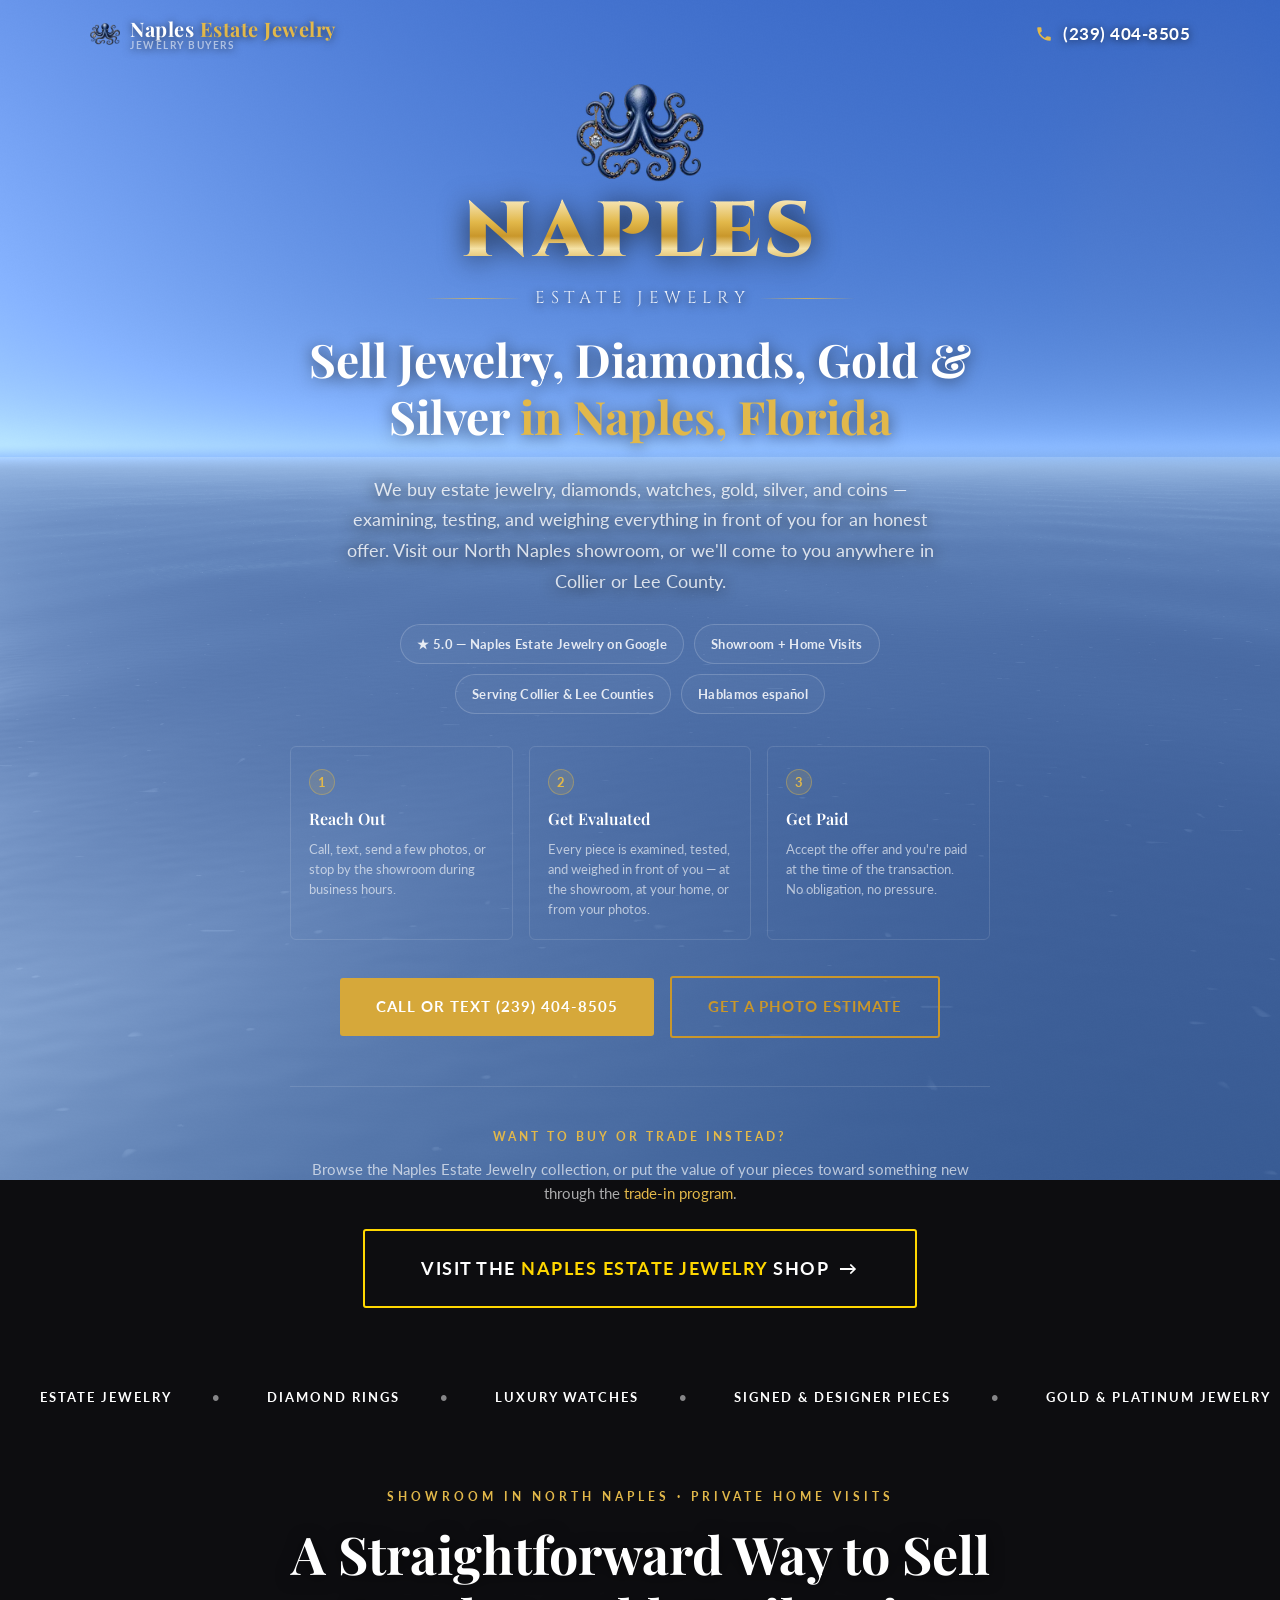
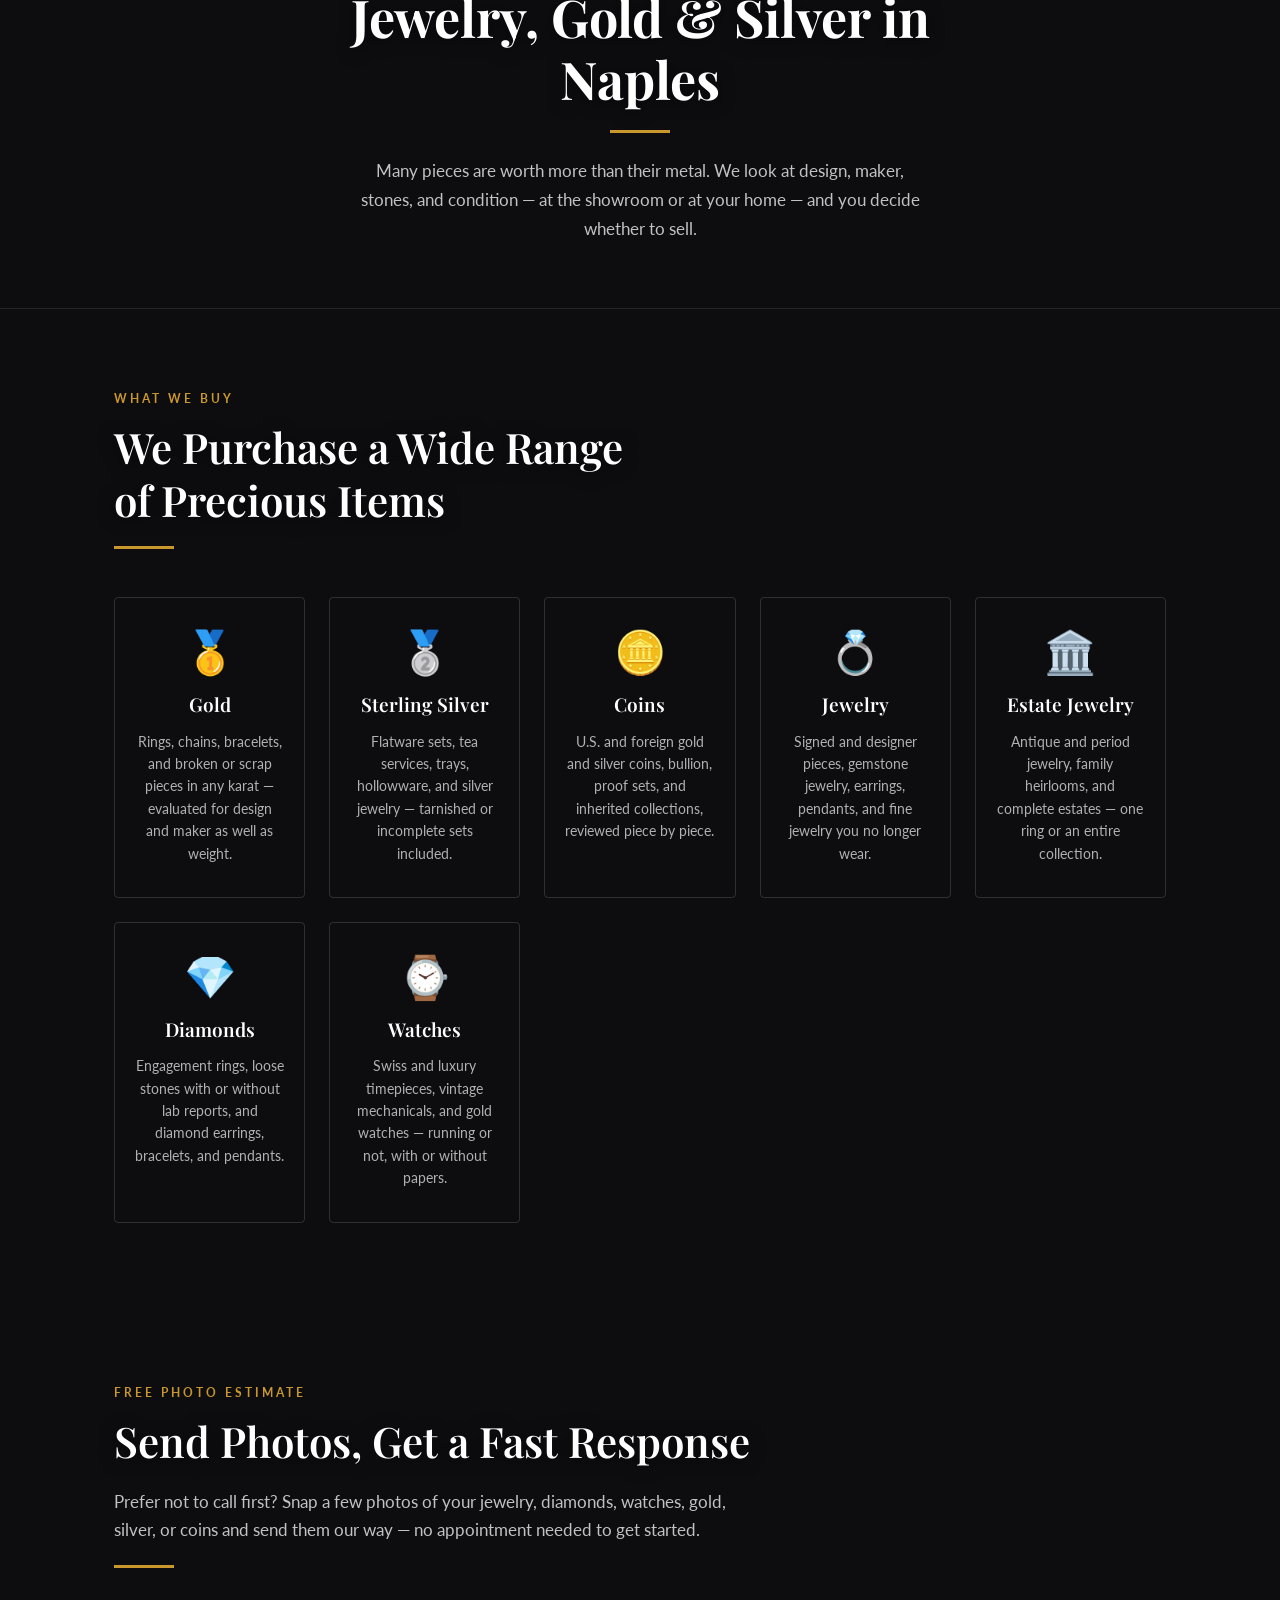
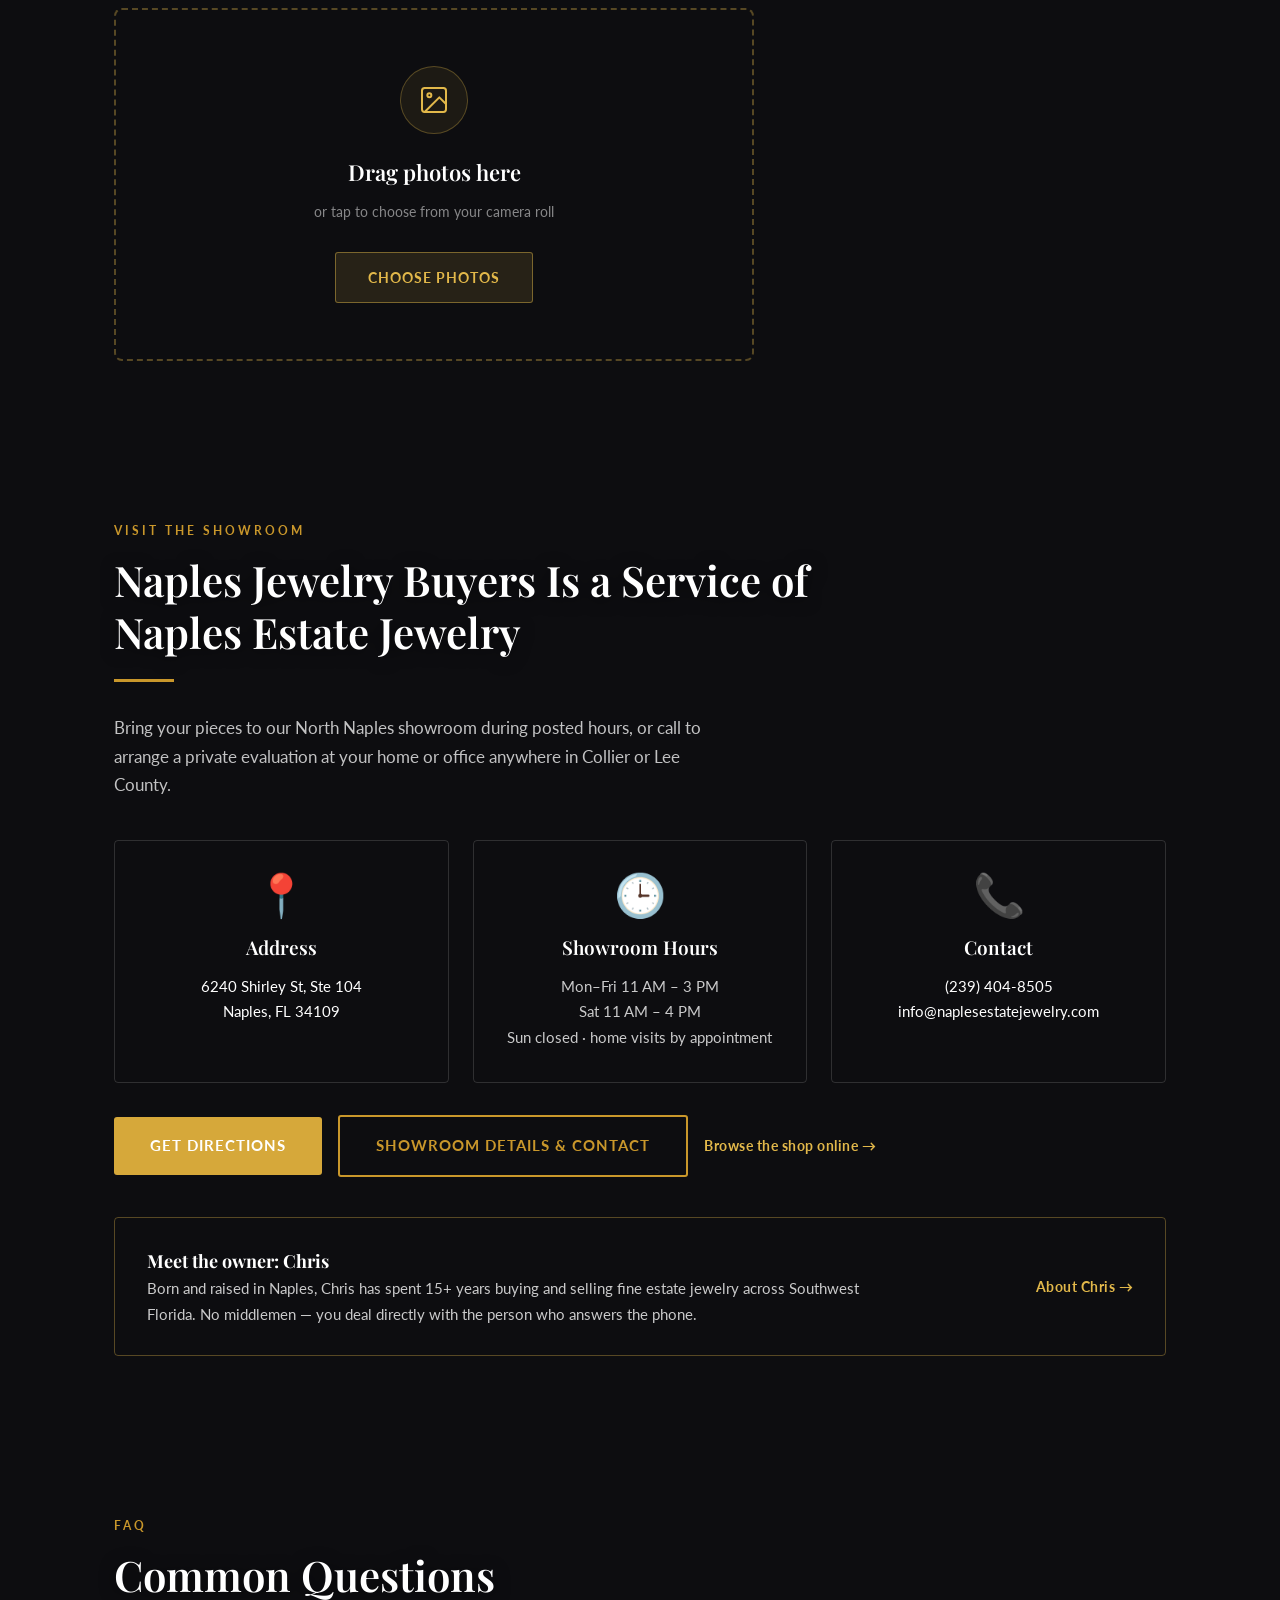
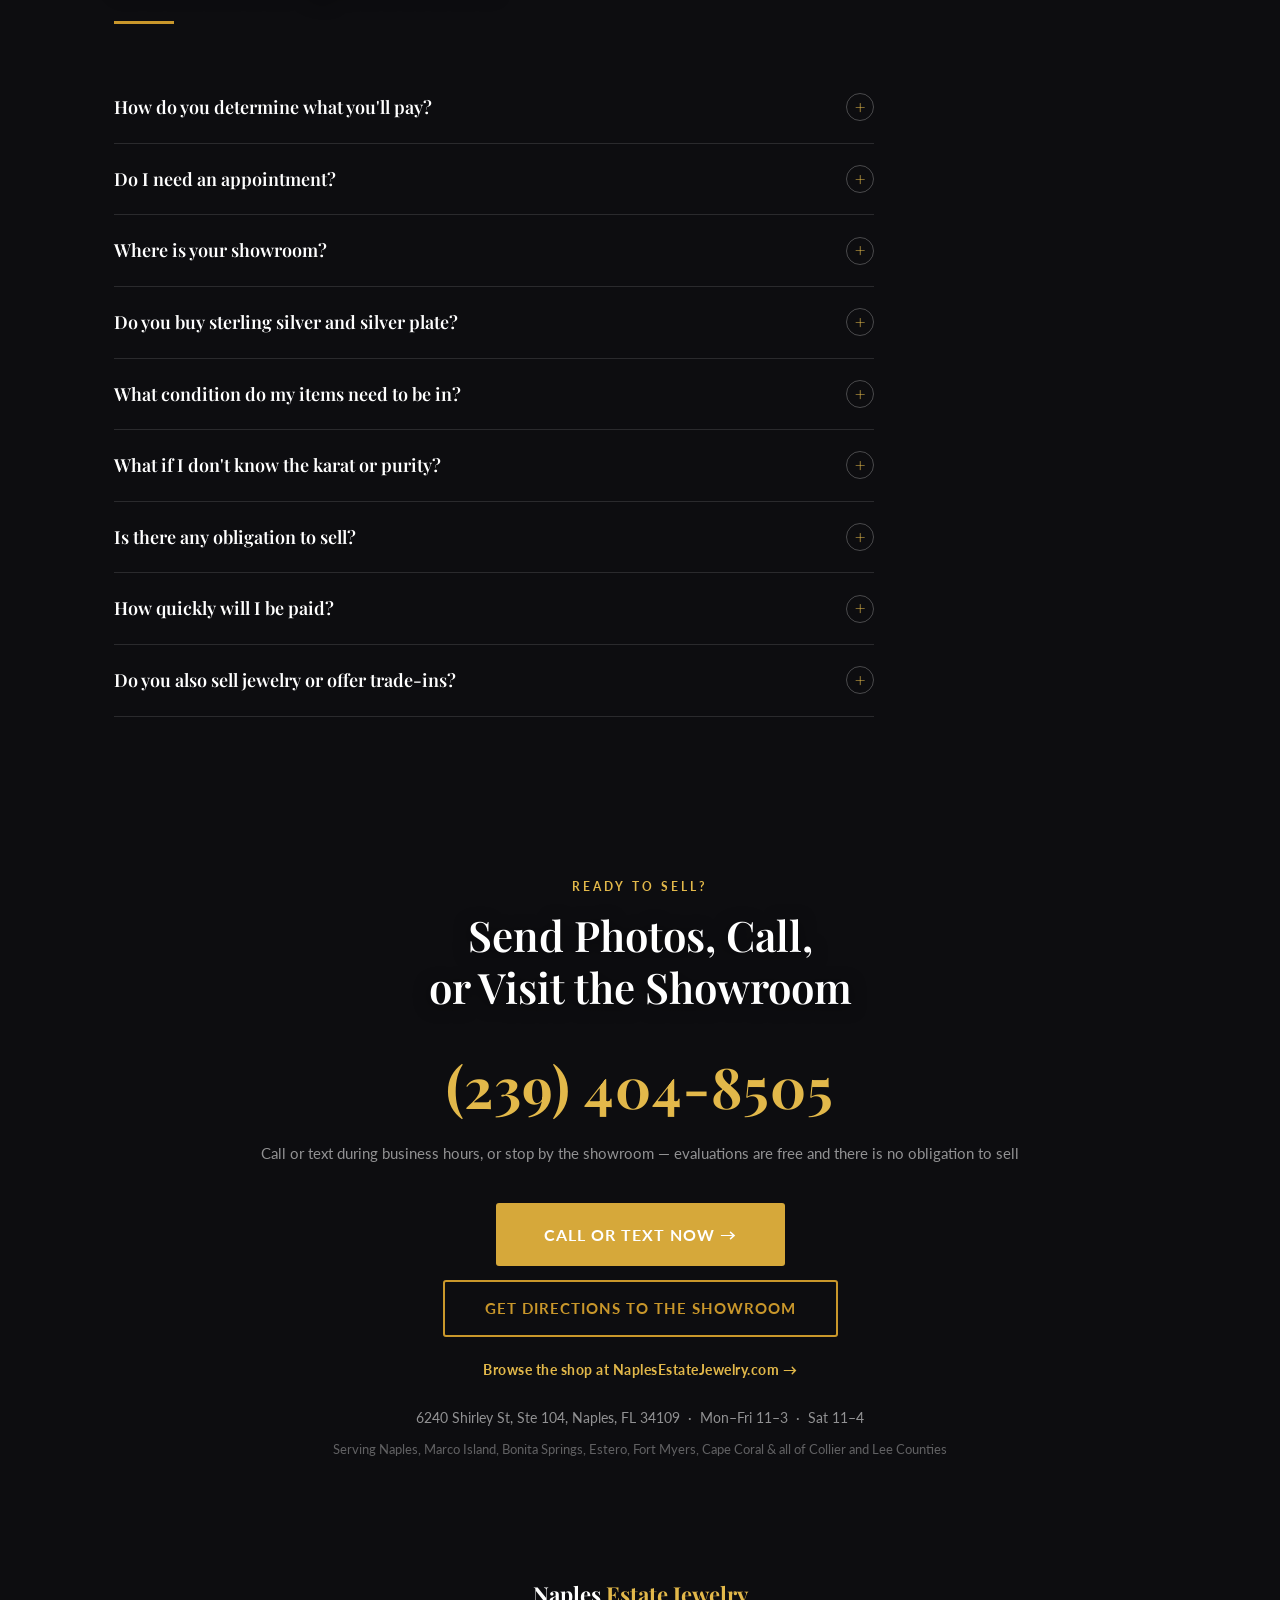
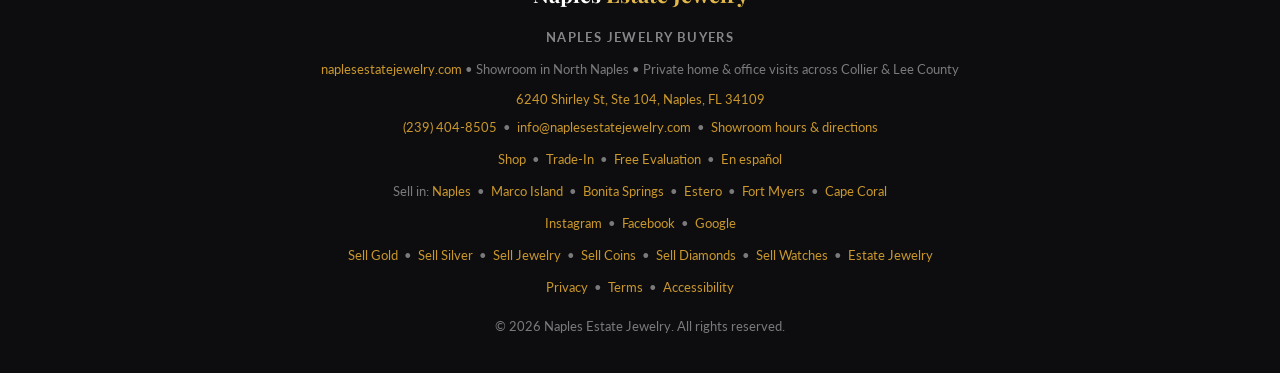
<file: index.html>
<!DOCTYPE html>
<html lang="en">
<head>
  <meta charset="UTF-8" />
  <meta name="viewport" content="width=device-width, initial-scale=1.0, viewport-fit=cover" />
  <!-- Tints the mobile browser toolbar/status-bar so it blends with the sky at
       the top of the page. Updated on scroll (see theme-color sync script) to
       track the changing scene. Starts at the top-of-page (midday) sky blue. -->
  <meta name="theme-color" content="#5a78a5" />
  <link rel="icon" href="/favicon.ico" sizes="48x48" type="image/x-icon" />
  <link rel="icon" href="/icon.png" sizes="96x96" type="image/png" />
  <link rel="apple-touch-icon" href="/icon.png" />

  <title>Sell Jewelry, Gold &amp; Silver in Naples, FL | Naples Jewelry Buyers</title>
  <meta name="description" content="Sell jewelry, diamonds, watches, gold &amp; silver in Naples, FL. Free, no-obligation offers. Visit our North Naples showroom or we come to you. (239) 404-8505" />
  <link rel="canonical" href="https://naplesjewelrybuyers.com/" />
  <link rel="alternate" type="application/xml" title="Sitemap" href="https://naplesjewelrybuyers.com/sitemap.xml" />
  <meta name="geo.region"    content="US-FL" />
  <meta name="geo.placename" content="Naples, FL" />
  <meta name="geo.position"  content="26.222053;-81.781429" />
  <meta name="ICBM"          content="26.222053, -81.781429" />

  <!-- Open Graph — update the content URLs below to match your deployment domain -->
  <meta property="og:type"        content="website" />
  <meta property="og:site_name"   content="Naples Jewelry Buyers" />
  <meta property="og:url"         content="https://naplesjewelrybuyers.com/" />
  <meta property="og:title"       content="Sell Jewelry, Gold &amp; Silver in Naples, FL | Naples Jewelry Buyers" />
  <meta property="og:description" content="Free, no-obligation offers for jewelry, diamonds, watches, gold, silver, and coins in Naples, Florida. Visit our North Naples showroom or we come to you." />
  <meta property="og:image"       content="https://naplesjewelrybuyers.com/nej-og.jpg" />
  <meta property="og:image:width"  content="1200" />
  <meta property="og:image:height" content="630" />
  <meta property="og:image:alt"   content="Naples Estate Jewelry — Buy, Sell, Trade: Gold, Silver &amp; Jewelry in Naples, FL" />
  <meta property="og:locale"      content="en_US" />

  <!-- Twitter Card -->
  <meta name="twitter:card"        content="summary_large_image" />
  <meta name="twitter:title"       content="Sell Jewelry, Gold &amp; Silver in Naples, FL | Naples Jewelry Buyers" />
  <meta name="twitter:description" content="Free, no-obligation offers for jewelry, diamonds, watches, gold, silver, and coins in Naples, Florida. Visit our North Naples showroom or we come to you." />
  <meta name="twitter:image"       content="https://naplesjewelrybuyers.com/nej-og.jpg" />
  <meta name="twitter:image:alt"   content="Naples Estate Jewelry — Buy, Sell, Trade: Gold, Silver &amp; Jewelry in Naples, FL" />

  <!-- Structured data. NaplesJewelryBuyers.com is a service of Naples Estate Jewelry:
       the business node below reuses the main site's @id so all three domains
       (naplesestatejewelry.com, naplesgoldbuyers.com, naplesjewelrybuyers.com)
       resolve to ONE entity for Google. Keep NAP/hours/socials identical to
       naplesestatejewelry.com — never vary them here. -->
  <script type="application/ld+json">
  {
    "@context": "https://schema.org",
    "@graph": [
      {
        "@type": "JewelryStore",
        "@id": "https://naplesestatejewelry.com/#business",
        "name": "Naples Estate Jewelry",
        "alternateName": ["Naples Jewelry Buyers", "Naples Gold & Silver Buyer"],
        "description": "Jewelry, diamond, watch, gold, silver, coin, and estate buyer with a showroom in North Naples, FL. Visit during showroom hours or arrange a private evaluation at your home or office anywhere in Collier or Lee County.",
        "url": "https://naplesestatejewelry.com",
        "telephone": "+12394048505",
        "email": "info@naplesestatejewelry.com",
        "image": "https://naplesjewelrybuyers.com/nej-og.jpg",
        "logo": "https://naplesestatejewelry.com/assets/images/branding/nav-logo.webp",
        "priceRange": "$$",
        "currenciesAccepted": "USD",
        "paymentAccepted": "Cash, Check, Wire Transfer, PayPal, Credit Card, Debit Card",
        "address": {
          "@type": "PostalAddress",
          "streetAddress": "6240 Shirley St, Ste 104",
          "addressLocality": "Naples",
          "addressRegion": "FL",
          "postalCode": "34109",
          "addressCountry": "US"
        },
        "geo": {
          "@type": "GeoCoordinates",
          "latitude": 26.222053,
          "longitude": -81.781429
        },
        "hasMap": "https://www.google.com/maps/search/?api=1&query=Naples%20Estate%20Jewelry%2C%206240%20Shirley%20St%2C%20Ste%20104%2C%20Naples%2C%20FL%2034109",
        "openingHoursSpecification": [
          {
            "@type": "OpeningHoursSpecification",
            "dayOfWeek": ["Monday", "Tuesday", "Wednesday", "Thursday", "Friday"],
            "opens": "11:00",
            "closes": "15:00"
          },
          {
            "@type": "OpeningHoursSpecification",
            "dayOfWeek": ["Saturday"],
            "opens": "11:00",
            "closes": "16:00"
          }
        ],
        "sameAs": [
          "https://maps.google.com/?cid=17050430560749692864",
          "https://www.instagram.com/naples_estate_jewelry/",
          "https://www.facebook.com/naplesestatejewelry"
        ],
        "areaServed": [
          { "@type": "City", "name": "Naples, FL" },
          { "@type": "City", "name": "North Naples, FL" },
          { "@type": "City", "name": "Marco Island, FL" },
          { "@type": "City", "name": "Bonita Springs, FL" },
          { "@type": "City", "name": "Estero, FL" },
          { "@type": "City", "name": "Fort Myers, FL" },
          { "@type": "City", "name": "Cape Coral, FL" },
          { "@type": "AdministrativeArea", "name": "Collier County, FL" },
          { "@type": "AdministrativeArea", "name": "Lee County, FL" }
        ]
      },
      {
        "@type": "WebSite",
        "@id": "https://naplesjewelrybuyers.com/#website",
        "url": "https://naplesjewelrybuyers.com/",
        "name": "Naples Jewelry Buyers",
        "inLanguage": "en-US",
        "publisher": { "@id": "https://naplesestatejewelry.com/#business" }
      },
      {
        "@type": "WebPage",
        "@id": "https://naplesjewelrybuyers.com/#webpage",
        "url": "https://naplesjewelrybuyers.com/",
        "name": "Sell Jewelry, Gold & Silver in Naples, FL | Naples Jewelry Buyers",
        "isPartOf": { "@id": "https://naplesjewelrybuyers.com/#website" },
        "about": { "@id": "https://naplesestatejewelry.com/#business" },
        "inLanguage": "en-US"
      },
      {
        "@type": "FAQPage",
        "@id": "https://naplesjewelrybuyers.com/#faq",
        "mainEntity": [
          {"@type":"Question","name":"How do you determine what you'll pay?","acceptedAnswer":{"@type":"Answer","text":"Offers consider the current spot price of gold or silver, the purity, and the weight of each item. For finished jewelry, the design, maker, diamonds, gemstones, and condition are also considered and can add value beyond the metal. Items are tested and weighed during the evaluation."}},
          {"@type":"Question","name":"Do I need an appointment?","acceptedAnswer":{"@type":"Answer","text":"No appointment is needed to visit the showroom during business hours. For an evaluation at your home or office in the Naples area, call or text to arrange a convenient time."}},
          {"@type":"Question","name":"Where is your showroom?","acceptedAnswer":{"@type":"Answer","text":"Naples Jewelry Buyers is a service of Naples Estate Jewelry, located at 6240 Shirley St, Ste 104, Naples, FL 34109. Showroom hours are Monday through Friday 11 AM to 3 PM and Saturday 11 AM to 4 PM."}},
          {"@type":"Question","name":"Do you buy sterling silver and silver plate?","acceptedAnswer":{"@type":"Answer","text":"We evaluate sterling silver flatware, hollowware, trays, tea sets, jewelry, coins, bars, and other silver items. Silver-plated pieces may have different value, so it is helpful to include clear photos of hallmarks and maker's marks."}},
          {"@type":"Question","name":"What condition do my items need to be in?","acceptedAnswer":{"@type":"Answer","text":"Gold and silver items can often be evaluated regardless of whether they are broken, bent, or tarnished. Finished jewelry and watches are evaluated as they are; there is no need to clean or repair anything first."}},
          {"@type":"Question","name":"What if I don't know the karat or purity?","acceptedAnswer":{"@type":"Answer","text":"That's fine. Purity is tested during the evaluation at no charge."}},
          {"@type":"Question","name":"Is there any obligation to sell?","acceptedAnswer":{"@type":"Answer","text":"No. Evaluations and offers are free, and there is no obligation to accept an offer."}},
          {"@type":"Question","name":"How quickly will I be paid?","acceptedAnswer":{"@type":"Answer","text":"If an offer is accepted, payment is made at the time of the transaction."}},
          {"@type":"Question","name":"Do you also sell jewelry or offer trade-ins?","acceptedAnswer":{"@type":"Answer","text":"Yes. Naples Estate Jewelry sells estate and vintage jewelry at the showroom and online, and offers a trade-in program if you would like to put the value of your pieces toward something new."}}
        ]
      }
    ]
  }
  </script>

  <!-- Fonts -->
  <link rel="preconnect" href="https://fonts.googleapis.com" />
  <link rel="preconnect" href="https://fonts.gstatic.com" crossorigin />
  <link href="https://fonts.googleapis.com/css2?family=Cinzel:wght@400;700;900&family=Playfair+Display:wght@400;600;700&family=Lato:wght@300;400;700&display=swap" rel="stylesheet" />

  <style>
    *, *::before, *::after { box-sizing: border-box; margin: 0; padding: 0; }

    :root {
      --gold:       #C9972B;
      --gold-light: #E2B84A;
      --gold-pale:  #FBF4E6;
      --dark:       #111111;
      --dark-mid:   #222222;
      --warm-white: #FAF8F3;
      --gray:       #666666;
      --light-gray: #F0EDE8;
      --border:     #DDDAD4;
    }

    html {
      background: #0d0d10;
      will-change: scroll-position;
      overflow-x: hidden;
    }

    body {
      font-family: 'Lato', sans-serif;
      font-weight: 400;
      color: #fff;
      background: transparent;
      line-height: 1.7;
      overflow-x: hidden;
      /* Keep scrollable content clear of the iOS home indicator / collapsed
         bottom toolbar area (viewport-fit=cover lets content extend there). */
      padding-bottom: env(safe-area-inset-bottom, 0px);
    }

    /* ── UTILITY ── */
    .container { max-width: 1100px; margin: 0 auto; padding: 0 24px; }
    .section    { padding: 80px 0; }
    .section-alt { }
    .gold       { color: var(--gold); }
    .btn {
      display: inline-block;
      padding: 16px 36px;
      border-radius: 3px;
      font-family: 'Lato', sans-serif;
      font-weight: 700;
      font-size: 15px;
      letter-spacing: 1px;
      text-transform: uppercase;
      text-decoration: none;
      cursor: pointer;
      border: none;
      transition: background 0.2s, color 0.2s, transform 0.1s;
    }
    .btn:active { transform: scale(0.98); }
    .btn-gold   { background: #D6A83A; color: #fff; }
    .btn-gold:hover { background: var(--gold); }
    .btn-outline { background: transparent; color: var(--gold); border: 2px solid var(--gold); }
    .btn-outline:hover { background: var(--gold); color: #fff; }
    .section-label {
      font-size: 12px;
      font-weight: 700;
      letter-spacing: 3px;
      text-transform: uppercase;
      color: var(--gold);
      margin-bottom: 12px;
    }
    .section-title {
      font-family: 'Playfair Display', serif;
      font-size: clamp(28px, 4vw, 42px);
      font-weight: 600;
      line-height: 1.25;
      color: #fff;
      margin-bottom: 20px;
      text-shadow: 0 2px 16px rgba(0,0,0,0.6);
    }
    .section-sub {
      font-size: 17px;
      color: rgba(255,255,255,0.75);
      max-width: 620px;
      line-height: 1.7;
    }
    .divider {
      width: 60px;
      height: 3px;
      background: var(--gold);
      margin: 20px 0 32px;
    }

    /* ── NAV ── */
    nav {
      position: fixed;
      top: 0; left: 0; right: 0;
      z-index: 100;
      background: transparent;
      /* viewport-fit=cover lets content slide under the top notch/status bar;
         keep the nav below it, and inside the left/right safe areas. */
      padding-top: env(safe-area-inset-top, 0px);
      padding-left: max(24px, env(safe-area-inset-left, 0px));
      padding-right: max(24px, env(safe-area-inset-right, 0px));
    }
    .nav-inner {
      max-width: 1100px;
      margin: 0 auto;
      display: flex;
      align-items: center;
      justify-content: space-between;
      height: 68px;
    }
    /* Brand lockup: lead with the name people can actually find on Google
       Maps ("Naples Estate Jewelry" — this site's GBP), with "Naples Jewelry
       Buyers" kept as the descriptor. A different company owns the
       "Naples Jewelry Buyers" listing on Maps, so the memorable name here
       must be ours. Do not flip these back. */
    .nav-logo {
      display: flex;
      align-items: center;
      gap: 10px;
      text-decoration: none;
      text-shadow: 0 1px 8px rgba(0,0,0,0.7);
    }
    .nav-mark { width: 30px; height: auto; display: block; flex-shrink: 0; }
    .nav-logo-text { display: flex; flex-direction: column; line-height: 1.15; }
    .nav-logo-name {
      font-family: 'Playfair Display', serif;
      font-size: 20px;
      font-weight: 700;
      color: #fff;
      letter-spacing: 0.5px;
    }
    .nav-logo-name span { color: var(--gold-light); }
    .nav-logo-sub {
      font-size: 10px;
      font-weight: 700;
      letter-spacing: 1.5px;
      text-transform: uppercase;
      color: rgba(255,255,255,0.55);
    }
    .footer-sub {
      font-size: 13px;
      font-weight: 700;
      letter-spacing: 1.4px;
      text-transform: uppercase;
      color: rgba(255,255,255,0.5);
      margin-bottom: 10px;
    }
    .nav-phone {
      display: flex;
      align-items: center;
      gap: 10px;
      color: #fff;
      text-decoration: none;
      font-size: 17px;
      font-weight: 700;
      letter-spacing: 0.5px;
      text-shadow: 0 1px 8px rgba(0,0,0,0.7);
    }
    .nav-phone svg { fill: var(--gold-light); flex-shrink: 0; }
    .nav-phone:hover { color: var(--gold-light); }

    /* ── HERO ── */
    .hero {
      position: relative;
      min-height: 0;
      display: flex;
      flex-direction: column;
      align-items: stretch;
      background: transparent;
      padding-top: 68px;
    }

    /* Logo hero title — shown at all viewport sizes (same pattern as naplesgoldbuyers.com) */
    .hero-logo-wrap {
      display: block;
      text-align: center;
      pointer-events: none;
      width: 100%;
      margin-top: 16px;
      padding: 0 20px;
    }
    .hero-logo {
      display: block;
      width: min(488px, 56vw);
      height: auto;
      margin: 0 auto;
      background: transparent;
      pointer-events: none;
    }

    /* ── HERO WORDMARK ──────────────────────────────────────────────────────
       Set in Cinzel (already loaded, and until 2026-09-23 unused) rather than
       a flat image: sharp at every size, ~0 KB extra, and editable. It replaced
       the gold "NAPLES JEWELRY BUYERS" crest because a DIFFERENT company owns
       that exact name on Google Maps — the wordmark must say the name that
       resolves to OUR profile. ⛔ Do not put the old crest back in the hero. */
    .hero-wordmark {
      display: flex;
      flex-direction: column;
      align-items: center;
      gap: 12px;
      margin: 0 auto;
      pointer-events: none;
    }
    .hero-wordmark-mark {
      display: block;
      width: min(128px, 19vw);
      height: auto;
    }
    .hero-wordmark-name {
      font-family: 'Cinzel', serif;
      font-weight: 900;
      font-size: clamp(36px, 8.6vw, 78px);
      line-height: 1;
      letter-spacing: 0.05em;
      margin: 0;
      /* Fallback for engines without background-clip: text */
      color: var(--gold-light);
      text-shadow: 0 2px 18px rgba(0,0,0,0.75);
    }
    @supports ((-webkit-background-clip: text) or (background-clip: text)) {
      .hero-wordmark-name {
        background: linear-gradient(180deg, #FBF2D4 0%, #E2B84A 36%, #C9972B 54%, #F5E2A6 70%, #C9972B 100%);
        -webkit-background-clip: text;
        background-clip: text;
        -webkit-text-fill-color: transparent;
        color: transparent;
        text-shadow: none;
        filter: drop-shadow(0 2px 14px rgba(0,0,0,0.7));
      }
    }
    .hero-wordmark-rule {
      display: flex;
      align-items: center;
      gap: 14px;
      width: min(430px, 74vw);
    }
    .hero-wordmark-rule::before,
    .hero-wordmark-rule::after {
      content: '';
      flex: 1 1 auto;
      height: 1px;
      background: linear-gradient(90deg, rgba(226,184,74,0) 0%, rgba(226,184,74,0.8) 50%, rgba(226,184,74,0) 100%);
    }
    .hero-wordmark-sub {
      font-family: 'Cinzel', serif;
      font-weight: 400;
      font-size: clamp(11px, 2.4vw, 17px);
      letter-spacing: 0.32em;
      /* the trailing letter-space would otherwise push the text off-centre */
      margin: 0 -0.32em 0 0;
      text-transform: uppercase;
      white-space: nowrap;
      color: rgba(255,255,255,0.86);
      text-shadow: 0 2px 10px rgba(0,0,0,0.85);
    }

    /* WebGL background — must always fill the *visible* viewport, including as
       iOS Safari's collapsible toolbars animate in/out. CSS viewport units
       (vh/dvh/lvh/svh) proved unreliable here: on iPadOS Safari
       `calc(100lvh + 200px)` resolved to ~467px while the real viewport was
       1303px, leaving huge black gaps. So the exact height/top are driven from
       JS in sunscroll.js using window.innerHeight (which is accurate), with a
       generous overshoot past both edges. The values below are only a fallback
       for before JS runs / if JS fails. Do NOT add transform/will-change here:
       on iOS a transform on a fixed element breaks its viewport sizing. */
    #webgl_canvas {
      position: fixed;
      left: 0;
      width: 100%;
      /* Fallback only; JS (sunscroll.js) overrides top+height with exact values
         from window.innerHeight. Top is flush with the viewport (0) so the scene
         is never clipped at the top. Height is deliberately over-sized (bottom
         bleed only) because 100vh is buggy-small on iPadOS Safari (~1003px on a
         1303px viewport); a tight fallback would flash a black bar at the bottom
         for the split second before JS runs. The bottom over-cover is invisible
         (z-index:-1) and gap-proof. */
      top: 0;
      height: calc(100vh + 1400px);
      z-index: -1;
      pointer-events: none;
      display: block;
    }

    /* Visually hidden but still readable by search engines / screen readers */
    .sr-only {
      position: absolute;
      width: 1px;
      height: 1px;
      padding: 0;
      margin: -1px;
      overflow: hidden;
      clip: rect(0, 0, 0, 0);
      white-space: nowrap;
      border: 0;
    }

    .hero-content {
      position: relative;
      z-index: 3;
      max-width: 700px;
      margin-left: auto;
      margin-right: auto;
    }
    .hero h1 {
      font-family: 'Playfair Display', serif;
      font-size: clamp(28px, 4.4vw, 46px);
      font-weight: 700;
      color: #fff;
      line-height: 1.25;
      margin: 18px auto 18px;
      max-width: 760px;
      padding: 0 20px;
      text-align: center;
      text-shadow: 0 2px 16px rgba(0,0,0,0.6);
    }
    .hero h1 em { font-style: normal; color: var(--gold-light); }
    .hero-sub {
      font-size: clamp(15px, 2.2vw, 18px);
      color: rgba(255,255,255,0.80);
      margin-top: 10px;
      margin-bottom: 28px;
      line-height: 1.7;
      text-align: center;
      max-width: 600px;
      margin-left: auto;
      margin-right: auto;
      overflow-wrap: break-word;
    }
    /* ── HERO TRUST ROW (pills) ── */
    .hero-trust-row {
      display: flex;
      flex-wrap: wrap;
      gap: 10px;
      justify-content: center;
      margin: 0 0 32px;
    }
    .trust-pill {
      display: inline-flex;
      align-items: center;
      gap: 6px;
      padding: 8px 16px;
      border: 1px solid rgba(255,255,255,0.18);
      border-radius: 999px;
      font-size: 13px;
      font-weight: 700;
      letter-spacing: 0.3px;
      color: rgba(255,255,255,0.85);
      background: rgba(255,255,255,0.03);
      text-decoration: none;
      transition: border-color 0.2s, color 0.2s;
    }
    a.trust-pill:hover { border-color: var(--gold-light); color: #fff; }

    /* ── HERO "HOW IT WORKS" STEPS ── */
    .hero-steps {
      display: grid;
      grid-template-columns: repeat(3, 1fr);
      gap: 16px;
      margin: 0 0 36px;
      text-align: left;
    }
    .hero-step {
      border: 1px solid rgba(255,255,255,0.12);
      border-radius: 6px;
      padding: 20px 18px;
    }
    .hero-step-num {
      display: inline-flex;
      align-items: center;
      justify-content: center;
      width: 26px; height: 26px;
      border-radius: 50%;
      background: rgba(226,184,74,0.14);
      border: 1px solid rgba(226,184,74,0.4);
      color: var(--gold-light);
      font-size: 13px; font-weight: 700;
      margin-bottom: 10px;
    }
    .hero-step h4 {
      font-family: 'Playfair Display', serif;
      font-size: 16px; font-weight: 600; color: #fff;
      margin-bottom: 6px;
    }
    .hero-step p { font-size: 13px; color: rgba(255,255,255,0.62); line-height: 1.55; }

    .hero-cta {
      display: flex;
      flex-wrap: wrap;
      gap: 16px;
      align-items: center;
      justify-content: center;
    }
    .hero-cross-sell { text-align: center; }
    .hero-cross-sell-btn:hover { background: rgba(255,215,0,0.12); }
    .hero-cross-sell-sub a { color: var(--gold-light); text-decoration: none; }
    .hero-cross-sell-sub a:hover { text-decoration: underline; }

    /* ── TICKER BANNER ── */
    .ticker {
      background: transparent;
      padding: 14px 0;
      overflow: hidden;
      white-space: nowrap;
    }
    .ticker-inner {
      display: inline-block;
      animation: scroll-left 28s linear infinite;
      color: #fff;
      font-weight: 700;
      font-size: 13px;
      letter-spacing: 2px;
      text-transform: uppercase;
    }
    .ticker-inner span { margin: 0 40px; }
    .ticker-inner .dot { color: rgba(255,255,255,0.5); margin: 0; }
    @keyframes scroll-left {
      from { transform: translateX(0); }
      to   { transform: translateX(-50%); }
    }

    /* ── WHAT WE BUY ── */
    .items-grid {
      display: grid;
      grid-template-columns: repeat(auto-fit, minmax(180px, 1fr));
      gap: 24px;
      margin-top: 48px;
    }
    .item-card {
      background: transparent;
      border: 1px solid rgba(255,255,255,0.14);
      border-radius: 4px;
      padding: 32px 20px;
      text-align: center;
      transition: border-color 0.2s, transform 0.2s;
    }
    .item-card:hover { border-color: var(--gold-light); transform: translateY(-4px); }
    .item-icon { font-size: 42px; margin-bottom: 16px; line-height: 1; display: block; }
    .item-card h3 {
      font-family: 'Playfair Display', serif;
      font-size: 19px;
      font-weight: 600;
      margin-bottom: 10px;
      color: #fff;
    }
    .item-card p { font-size: 14px; color: rgba(255,255,255,0.68); line-height: 1.6; }

    /* ── VISIT THE SHOWROOM ── */
    .showroom-grid {
      display: grid;
      grid-template-columns: repeat(3, 1fr);
      gap: 24px;
      margin-top: 40px;
    }
    .showroom-grid address { font-style: normal; }
    .showroom-grid p, .showroom-grid address { font-size: 15px; color: rgba(255,255,255,0.78); line-height: 1.7; }
    .showroom-grid a { color: #fff; text-decoration: none; }
    .showroom-grid a:hover { color: var(--gold-light); }
    .showroom-cta { display: flex; flex-wrap: wrap; align-items: center; gap: 16px; margin-top: 32px; }
    .text-link { color: var(--gold-light); text-decoration: none; font-weight: 700; font-size: 14px; letter-spacing: 0.5px; }
    .text-link:hover { text-decoration: underline; }
    .owner-strip {
      margin-top: 40px;
      padding: 28px 32px;
      border: 1px solid rgba(226,184,74,0.35);
      border-radius: 4px;
      display: flex; flex-wrap: wrap; align-items: center; justify-content: space-between;
      gap: 16px 32px;
    }
    .owner-strip p { font-size: 15px; color: rgba(255,255,255,0.78); line-height: 1.7; max-width: 720px; }
    .owner-strip strong { color: #fff; font-family: 'Playfair Display', serif; font-size: 18px; }
    .owner-strip .text-link { white-space: nowrap; }

    /* ── FAQ ── */
    .faq-list { margin-top: 48px; max-width: 760px; }
    details { border-bottom: 1px solid rgba(255,255,255,0.12); padding: 20px 0; }
    summary {
      font-family: 'Playfair Display', serif;
      font-size: 18px;
      font-weight: 600;
      cursor: pointer;
      list-style: none;
      display: flex;
      justify-content: space-between;
      align-items: center;
      gap: 16px;
      color: #fff;
    }
    summary::-webkit-details-marker { display: none; }
    .faq-arrow {
      width: 28px; height: 28px; border-radius: 50%;
      background: transparent; border: 1px solid rgba(255,255,255,0.25);
      display: flex; align-items: center; justify-content: center;
      flex-shrink: 0; color: var(--gold-light);
      font-size: 18px; font-weight: 700; transition: transform 0.2s;
    }
    details[open] .faq-arrow { transform: rotate(45deg); }
    .faq-body { padding-top: 14px; font-size: 15px; color: rgba(255,255,255,0.68); line-height: 1.7; }

    /* ── CTA SECTION ── */
    .cta-section { background: transparent; color: #fff; text-align: center; }
    .cta-section .section-title { color: #fff; }
    .cta-phone-big {
      font-family: 'Playfair Display', serif;
      font-size: clamp(32px, 6vw, 56px);
      font-weight: 700;
      color: var(--gold-light);
      text-decoration: none;
      display: block;
      margin: 24px 0 8px;
      letter-spacing: 1px;
    }
    .cta-phone-big:hover { color: #fff; }
    .cta-note { font-size: 15px; color: rgba(255,255,255,0.55); margin-bottom: 36px; }

    /* ── FOOTER ── */
    footer {
      background: transparent;
      color: rgba(255,255,255,0.45);
      text-align: center;
      padding: 36px 24px calc(36px + env(safe-area-inset-bottom, 0px));
      font-size: 13px;
      line-height: 1.7;
    }
    footer a { color: var(--gold); text-decoration: none; }
    footer a:hover { text-decoration: underline; }
    .footer-logo {
      font-family: 'Playfair Display', serif;
      font-size: 22px; font-weight: 700; color: #fff;
      margin-bottom: 12px; display: block;
    }
    .footer-logo span { color: var(--gold-light); }

    /* ── PHOTO UPLOAD SECTION ── */
    .upload-zone {
      position: relative;
      border: 2px dashed rgba(226,184,74,0.35);
      border-radius: 8px;
      text-align: center;
      cursor: pointer;
      transition: border-color 0.25s, background 0.25s;
      margin-top: 40px;
      overflow: hidden;
      padding: 56px 32px;
    }
    .upload-zone.has-files { padding: 28px; cursor: default; }
    .upload-zone:hover, .upload-zone.drag-over {
      border-color: var(--gold-light);
      background: rgba(226,184,74,0.04);
    }
    .upload-zone input.upload-file-input {
      position: absolute; inset: 0; opacity: 0;
      width: 100%; height: 100%; cursor: pointer; z-index: 1;
    }
    .upload-zone.has-files input.upload-file-input { display: none; }
    .upload-prompt { pointer-events: none; }
    .upload-icon-wrap {
      width: 68px; height: 68px; border-radius: 50%;
      background: rgba(226,184,74,0.08);
      border: 1px solid rgba(226,184,74,0.3);
      display: flex; align-items: center; justify-content: center;
      margin: 0 auto 20px; color: var(--gold-light);
    }
    .upload-drag-title {
      font-family: 'Playfair Display', serif;
      font-size: 22px; font-weight: 600; color: #fff; margin-bottom: 8px;
    }
    .upload-drag-hint { font-size: 14px; color: rgba(255,255,255,0.5); margin-bottom: 28px; }
    .upload-tap-btn {
      display: inline-block; padding: 13px 32px;
      background: rgba(226,184,74,0.12); border: 1px solid rgba(226,184,74,0.45);
      color: var(--gold-light); border-radius: 3px;
      font-family: 'Lato', sans-serif; font-weight: 700;
      font-size: 14px; letter-spacing: 1px; text-transform: uppercase;
    }
    .upload-previews {
      display: flex; flex-wrap: wrap; gap: 10px; justify-content: center;
    }
    .upload-thumb {
      position: relative; width: 96px; height: 96px;
      border-radius: 5px; overflow: hidden;
      border: 1px solid rgba(226,184,74,0.35); flex-shrink: 0;
    }
    .upload-thumb img { width: 100%; height: 100%; object-fit: cover; display: block; }
    .upload-thumb-rm {
      position: absolute; top: 3px; right: 3px;
      width: 20px; height: 20px; border-radius: 50%;
      background: rgba(0,0,0,0.78); border: none; cursor: pointer;
      color: #fff; font-size: 14px; font-weight: 700;
      display: flex; align-items: center; justify-content: center;
      z-index: 2; line-height: 1;
    }
    .upload-add-more {
      width: 96px; height: 96px; border-radius: 5px;
      border: 1px dashed rgba(226,184,74,0.4);
      display: flex; flex-direction: column;
      align-items: center; justify-content: center;
      color: var(--gold-light); font-size: 26px; cursor: pointer;
      flex-shrink: 0; transition: background 0.2s; position: relative;
    }
    .upload-add-more small { font-size: 10px; margin-top: 5px; letter-spacing: 0.5px; text-transform: uppercase; }
    .upload-add-more input { position: absolute; inset: 0; opacity: 0; cursor: pointer; z-index: 1; }
    .upload-add-more:hover { background: rgba(226,184,74,0.07); }

    .upload-actions { margin-top: 28px; text-align: center; display: none; }
    .upload-count-label {
      font-size: 13px; color: var(--gold-light);
      font-weight: 700; letter-spacing: 1px;
      text-transform: uppercase; margin-bottom: 18px;
    }
    .upload-send-row { display: flex; flex-wrap: wrap; gap: 12px; justify-content: center; }
    .upload-note {
      margin-top: 14px; font-size: 13px;
      color: rgba(255,255,255,0.38); max-width: 420px;
      margin-left: auto; margin-right: auto; line-height: 1.6;
    }
    .upload-section-hint {
      font-size: 17px; color: rgba(255,255,255,0.70);
      max-width: 560px; line-height: 1.7; margin-bottom: 0;
    }

    /* Contact fields */
    .estimate-form-fields {
      display: grid;
      grid-template-columns: 1fr 1fr;
      gap: 16px;
      margin-top: 20px;
    }
    .estimate-field {
      background: rgba(255,255,255,0.05);
      border: 1px solid rgba(255,255,255,0.15);
      border-radius: 3px;
      padding: 14px 16px;
      color: #fff;
      font-family: 'Lato', sans-serif;
      font-size: 15px;
      width: 100%;
      outline: none;
      transition: border-color 0.2s;
      -webkit-appearance: none;
    }
    .show-mobile { display: none; }

    /* ── HERO ANNOTATION (desktop only) ── */
    .hero-annotation {
      position: absolute;
      top: 25vh;
      left: 50%;
      transform: translateX(-50%);
      z-index: 4;
      text-align: center;
      pointer-events: none;
      user-select: none;
      line-height: 1;
    }
    .title-and-silver {
      display: block;
      font-size: 0.36em;
      font-style: italic;
      font-weight: 400;
      color: #b0bcc8;
      letter-spacing: 0.20em;
      line-height: 1.8;
      text-transform: lowercase;
    }

    .annotation-caret {
      display: block;
      font-size: 15px;
      color: rgba(195, 210, 225, 0.70);
      margin-top: 3px;
      position: relative;
      left: -42px;
    }
    .annotation-text {
      display: block;
      font-family: 'Playfair Display', serif;
      font-style: italic;
      font-size: 22px;
      font-weight: 400;
      color: #bec8d8;
      letter-spacing: 0.04em;
      text-shadow: 0 1px 10px rgba(0,0,0,0.5);
    }
    .estimate-field:focus { border-color: rgba(226,184,74,0.55); }
    .estimate-field::placeholder { color: rgba(255,255,255,0.30); }
    select.estimate-field { cursor: pointer; }
    select.estimate-field option { background: #1c160e; color: #fff; }
    textarea.estimate-field { resize: vertical; min-height: 88px; line-height: 1.5; }

    /* Success state */
    .upload-success {
      text-align: center;
      padding: 56px 24px;
      display: none;
    }
    .upload-success-icon {
      width: 64px; height: 64px; border-radius: 50%;
      background: rgba(226,184,74,0.1);
      border: 1px solid rgba(226,184,74,0.4);
      display: flex; align-items: center; justify-content: center;
      margin: 0 auto 24px;
      font-size: 26px; color: var(--gold-light); font-weight: 700;
    }

    @media (max-width: 1024px) {
      .upload-zone { padding: 24px 16px; }
      .hide-mobile { display: none; }
      .show-mobile { display: inline; }
      .hero-annotation { display: none; }
      .upload-zone.has-files { padding: 20px; }
      .upload-drag-title { font-size: 18px; }
      .upload-thumb, .upload-add-more { width: 80px; height: 80px; }
      .estimate-form-fields { grid-template-columns: 1fr; }
    }

    /* ── CONTACT MODAL ── */
    .modal-overlay {
      display: none;
      position: fixed;
      inset: 0;
      background: rgba(0,0,0,0.82);
      z-index: 500;
      align-items: center;
      justify-content: center;
      padding: 20px;
    }
    .modal-overlay.active { display: flex; }
    .modal-box {
      background: #1c160e;
      border: 1px solid rgba(226,184,74,0.30);
      border-radius: 8px;
      padding: 44px 36px 36px;
      max-width: 460px;
      width: 100%;
      position: relative;
    }
    .modal-box h3 {
      font-family: 'Playfair Display', serif;
      font-size: 22px;
      font-weight: 600;
      color: #fff;
      text-align: center;
      margin-bottom: 8px;
    }
    .modal-hint {
      font-size: 14px;
      color: rgba(255,255,255,0.50);
      text-align: center;
      margin-bottom: 28px;
      line-height: 1.6;
    }
    .modal-close {
      position: absolute;
      top: 14px; right: 18px;
      background: none; border: none;
      color: rgba(255,255,255,0.38);
      font-size: 28px;
      line-height: 1;
      cursor: pointer;
      padding: 4px 8px;
    }
    .modal-close:hover { color: #fff; }
    /* Modal photo strip */
    .modal-strip-label {
      font-size: 10px;
      letter-spacing: .10em;
      text-transform: uppercase;
      color: #9a8768;
      margin: 0 0 8px;
    }
    .modal-thumb {
      position: relative;
      flex-shrink: 0;
    }
    .modal-thumb img {
      width: 68px;
      height: 68px;
      object-fit: cover;
      border-radius: 6px;
      display: block;
    }
    .modal-thumb-rm {
      position: absolute;
      top: -5px;
      right: -5px;
      width: 18px;
      height: 18px;
      border-radius: 50%;
      background: #1c160e;
      border: 1px solid #555;
      color: #bbb;
      font-size: 11px;
      line-height: 17px;
      text-align: center;
      cursor: pointer;
      padding: 0;
      z-index: 1;
    }
    .modal-add-more {
      width: 68px;
      height: 68px;
      border: 1.5px dashed rgba(226,184,74,0.40);
      border-radius: 6px;
      background: transparent;
      color: rgba(226,184,74,0.70);
      font-size: 22px;
      cursor: pointer;
      display: flex;
      align-items: center;
      justify-content: center;
      flex-shrink: 0;
      position: relative;
    }
    .modal-add-more input {
      position: absolute;
      inset: 0;
      opacity: 0;
      cursor: pointer;
      width: 100%;
      height: 100%;
    }
    .legal-consent {
      display: flex;
      align-items: flex-start;
      gap: 10px;
      margin-top: 16px;
      color: rgba(255,255,255,0.68);
      font-size: 12px;
      line-height: 1.55;
      text-align: left;
    }
    .legal-consent input { margin-top: 4px; flex: 0 0 auto; }
    .legal-consent a { color: var(--gold-light); }
    @media (max-width: 1024px) {
      .modal-box { padding: 40px 20px 28px; }
    }


    /* ── MOBILE & TABLET (≤ 1024px) ── */
    @media (max-width: 1024px) {

      /* Nav */
      nav { padding: 0 16px; }
      .nav-inner { height: 56px; }
      .nav-logo { gap: 8px; }
      .nav-mark { width: 24px; }
      .nav-logo-name { font-size: 14px; letter-spacing: 0; }
      .nav-logo-sub { font-size: 9px; letter-spacing: 1.2px; }
      .hero-wordmark { gap: 9px; }
      .nav-phone { font-size: 14px; gap: 6px; }
      .nav-phone-text { display: none; }

      /* Hero — normal document flow, so the layout self-adjusts to whatever
         content height it needs regardless of logo size or device height. */
      .hero { padding-top: 44px; }
      .hero-logo-wrap { padding: 0 12px; }
      .hero h1 { margin: 12px auto 12px; padding: 0 12px; }
      .hero-sub { font-size: 15px; margin-bottom: 18px; white-space: normal; max-width: 360px; margin-left: auto; margin-right: auto; }
      .hero-trust-row { margin-bottom: 20px; gap: 8px; }
      .trust-pill { font-size: 11px; padding: 7px 12px; }
      .hero-steps { grid-template-columns: 1fr; gap: 10px; margin-bottom: 26px; }
      .hero-step { padding: 16px 14px; }

      /* CTA buttons — full-width stacked */
      .hero-cta { flex-direction: column; gap: 12px; }
      .hero-cta .btn {
        width: 100%; text-align: center;
        padding: 15px 16px; font-size: 13px; letter-spacing: 0.5px;
      }

      /* Cross-sell box */
      .hero-cross-sell { margin-top: 28px !important; padding-top: 24px !important; }
      .hero-cross-sell-btn {
        display: block !important; width: 100% !important;
        padding: 16px 20px !important; font-size: 14px !important;
        letter-spacing: 0.5px !important; text-align: center !important;
      }

      /* Claim strip */
      .claim-strip { padding: 44px 20px !important; }

      /* Sections */
      .section { padding: 48px 0; }
      .container { padding: 0 18px; }
      .section-title { font-size: clamp(22px, 7vw, 30px); }
      .divider { margin: 16px 0 24px; }

      /* Items grid — 2 columns */
      .items-grid { grid-template-columns: repeat(2, 1fr); gap: 12px; margin-top: 28px; }

      /* Showroom block */
      .showroom-grid { grid-template-columns: 1fr; gap: 12px; margin-top: 24px; }
      .showroom-grid .item-card { padding: 20px 16px; }
      .showroom-cta { flex-direction: column; align-items: stretch; gap: 12px; }
      .showroom-cta .btn { width: 100%; text-align: center; padding: 15px 16px; font-size: 13px; letter-spacing: 0.5px; }
      .showroom-cta .text-link { text-align: center; }
      .owner-strip { padding: 20px; flex-direction: column; align-items: flex-start; }
      .item-card { padding: 20px 12px; }
      .item-icon { font-size: 30px; margin-bottom: 10px; }
      .item-card h3 { font-size: 15px; margin-bottom: 6px; }
      .item-card p { font-size: 12px; line-height: 1.5; }

      /* FAQ */
      summary { font-size: 15px; }
      .faq-body { font-size: 14px; }
      .faq-list { margin-top: 28px; }

      /* CTA section */
      .cta-section .btn { display: block; width: 100%; padding: 17px 20px; font-size: 15px; }
      .cta-note { font-size: 13px; padding: 0 8px; }

      footer { font-size: 12px; }

    }

    /* Phone-only: snugger side margins, slightly larger mark (tablet unchanged) */
    @media (max-width: 600px) {
      .hero-logo-wrap { padding: 0 12px; }
      .hero-wordmark-mark { width: min(128px, 23vw); }
    }

    /* Very narrow (≤ 380px) */
    @media (max-width: 380px) {
      .nav-logo-name { font-size: 13px; }
      .items-grid { grid-template-columns: 1fr; }
      /* "ESTATE JEWELRY" at full tracking leaves the flanking rules too short
         to read as rules here — tighten it and widen the row. */
      .hero-wordmark-rule { width: 88vw; gap: 10px; }
      .hero-wordmark-sub { letter-spacing: 0.2em; margin-right: -0.2em; }
    }

    /* ── LARGE DESKTOP (≥ 1440px) ── */
    @media (min-width: 1440px) {
      .container { max-width: 1200px; }
      .nav-inner { max-width: 1200px; }
      .section   { padding: 96px 0; }
    }

    /* ── ULTRAWIDE (≥ 1920px) ── */
    @media (min-width: 1920px) {
      .container { max-width: 1400px; }
      .nav-inner { max-width: 1400px; }
    }

    /* ── PAGE LOADER ── */
    #page-loader {
      position: fixed;
      inset: 0;
      z-index: 9999;
      background: #0d0d10;
      display: flex;
      align-items: center;
      justify-content: center;
      transition: opacity 0.55s ease, visibility 0.55s ease;
    }
    #page-loader.hidden {
      opacity: 0;
      visibility: hidden;
      pointer-events: none;
    }
    #loader-spinner {
      width: 36px;
      height: 36px;
      border: 2.5px solid rgba(201, 151, 43, 0.20);
      border-top-color: #C9972B;
      border-radius: 50%;
      animation: loader-spin 0.8s linear infinite;
      opacity: 0;
      transition: opacity 0.35s ease;
    }
    #loader-spinner.active { opacity: 1; }
    @keyframes loader-spin { to { transform: rotate(360deg); } }
  </style>
</head>
<body>

  <!-- PAGE LOADER -->
  <div id="page-loader" role="status" aria-label="Loading">
    <div id="loader-spinner"></div>
  </div>

  <!-- WEBGL BACKGROUND -->
  <canvas id="webgl_canvas"></canvas>

  <!-- NAV -->
  <nav>
    <div class="nav-inner">
      <a href="/" class="nav-logo">
        <img class="nav-mark" src="nej-mark.webp" alt="" width="157" height="120" decoding="async" />
        <span class="nav-logo-text">
          <span class="nav-logo-name">Naples <span>Estate Jewelry</span></span>
          <span class="nav-logo-sub">Jewelry Buyers</span>
        </span>
      </a>
      <a href="tel:+12394048505" class="nav-phone">
        <svg width="18" height="18" viewBox="0 0 24 24"><path d="M6.62 10.79a15.05 15.05 0 006.59 6.59l2.2-2.2a1 1 0 011.01-.24c1.12.37 2.33.57 3.58.57a1 1 0 011 1V20a1 1 0 01-1 1C10.61 21 3 13.39 3 4a1 1 0 011-1h3.5a1 1 0 011 1c0 1.26.2 2.47.57 3.58a1 1 0 01-.25 1.01l-2.2 2.2z"/></svg>
        <span class="nav-phone-text">(239) 404-8505</span>
      </a>
    </div>
  </nav>

  <!-- HERO -->
  <section class="hero">
    <div class="hero-logo-wrap">
      <div class="hero-wordmark">
        <img class="hero-wordmark-mark" src="nej-mark.webp" alt="" width="157" height="120" fetchpriority="high" decoding="async" />
        <p class="hero-wordmark-name">NAPLES</p>
        <span class="hero-wordmark-rule"><span class="hero-wordmark-sub">Estate Jewelry</span></span>
      </div>
    </div>
    <h1>Sell Jewelry, Diamonds, Gold &amp; Silver <em>in Naples, Florida</em></h1>
    <div class="container" style="position:relative;z-index:3;padding-bottom:60px;">
      <div class="hero-content">
        <p class="hero-sub" style="text-shadow:0 2px 16px rgba(0,0,0,0.9);">We buy estate jewelry, diamonds, watches, gold, silver, and coins — examining, testing, and weighing everything in front of you for an honest offer. Visit our North Naples showroom, or we'll come to you anywhere in Collier or Lee County.</p>

        <div class="hero-trust-row">
          <a href="https://maps.google.com/?cid=17050430560749692864" target="_blank" rel="noopener" class="trust-pill">&#9733; 5.0 &mdash; Naples Estate Jewelry on Google</a>
          <a href="#visit" class="trust-pill">Showroom + Home Visits</a>
          <span class="trust-pill">Serving Collier &amp; Lee Counties</span>
          <a href="https://naplesestatejewelry.com/es/sell/naples" lang="es" class="trust-pill">Hablamos español</a>
        </div>
        <div class="hero-steps">
          <div class="hero-step">
            <div class="hero-step-num">1</div>
            <h4>Reach Out</h4>
            <p>Call, text, send a few photos, or stop by the showroom during business hours.</p>
          </div>
          <div class="hero-step">
            <div class="hero-step-num">2</div>
            <h4>Get Evaluated</h4>
            <p>Every piece is examined, tested, and weighed in front of you — at the showroom, at your home, or from your photos.</p>
          </div>
          <div class="hero-step">
            <div class="hero-step-num">3</div>
            <h4>Get Paid</h4>
            <p>Accept the offer and you're paid at the time of the transaction. No obligation, no pressure.</p>
          </div>
        </div>

        <div class="hero-cta">
          <a href="tel:+12394048505" class="btn btn-gold">Call or Text (239) 404-8505</a>
          <a href="#get-estimate" class="btn btn-outline">Get a Photo Estimate</a>
        </div>
        <div class="hero-cross-sell" style="margin-top:48px;padding-top:40px;border-top:1px solid rgba(255,255,255,0.12);">
          <p style="font-size:12px;font-weight:700;letter-spacing:3px;text-transform:uppercase;color:var(--gold-light);margin-bottom:10px;">Want to buy or trade instead?</p>
          <p class="hero-cross-sell-sub" style="font-size:15px;color:rgba(255,255,255,0.65);margin-bottom:24px;line-height:1.6;">Browse the Naples Estate Jewelry collection, or put the value of your pieces toward something new through the <a href="https://naplesestatejewelry.com/trade-in">trade-in program</a>.</p>
          <a href="https://naplesestatejewelry.com/shop" target="_blank" rel="noopener"
             class="hero-cross-sell-btn"
             style="display:inline-block;padding:22px 56px;font-family:'Lato',sans-serif;font-size:18px;font-weight:700;letter-spacing:1.5px;text-transform:uppercase;text-decoration:none;color:#fff;border:2px solid #FFD700;border-radius:3px;transition:background 0.2s,color 0.2s;">
            <span style="color:#fff;">Visit the </span><span style="color:#FFD700;">Naples Estate Jewelry</span><span style="color:#fff;"> Shop &nbsp;&rarr;</span>
          </a>
        </div>
      </div>
    </div>
  </section>

  <!-- TICKER -->
  <div class="ticker" aria-hidden="true">
    <div class="ticker-inner">
      <span>Estate Jewelry</span><span class="dot">&bull;</span>
      <span>Diamond Rings</span><span class="dot">&bull;</span>
      <span>Luxury Watches</span><span class="dot">&bull;</span>
      <span>Signed &amp; Designer Pieces</span><span class="dot">&bull;</span>
      <span>Gold &amp; Platinum Jewelry</span><span class="dot">&bull;</span>
      <span>Sterling Silver</span><span class="dot">&bull;</span>
      <span>Antique &amp; Vintage</span><span class="dot">&bull;</span>
      <span>Gemstone Jewelry</span><span class="dot">&bull;</span>
      <span>Coins &amp; Bullion</span><span class="dot">&bull;</span>
      <span>Scrap Gold</span><span class="dot">&bull;</span>&nbsp;&nbsp;&nbsp;&nbsp;
      <span>Estate Jewelry</span><span class="dot">&bull;</span>
      <span>Diamond Rings</span><span class="dot">&bull;</span>
      <span>Luxury Watches</span><span class="dot">&bull;</span>
      <span>Signed &amp; Designer Pieces</span><span class="dot">&bull;</span>
      <span>Gold &amp; Platinum Jewelry</span><span class="dot">&bull;</span>
      <span>Sterling Silver</span><span class="dot">&bull;</span>
      <span>Antique &amp; Vintage</span><span class="dot">&bull;</span>
      <span>Gemstone Jewelry</span><span class="dot">&bull;</span>
      <span>Coins &amp; Bullion</span><span class="dot">&bull;</span>
      <span>Scrap Gold</span><span class="dot">&bull;</span>
    </div>
  </div>

  <!-- VALUE STRIP -->
  <section class="claim-strip" style="background:transparent;padding:64px 24px;text-align:center;border-bottom:1px solid rgba(255,255,255,0.10);">
    <div style="max-width:700px;margin:0 auto;">
      <p style="font-size:12px;font-weight:700;letter-spacing:4px;text-transform:uppercase;color:var(--gold-light);margin-bottom:16px;">Showroom in North Naples &middot; Private Home Visits</p>
      <h2 style="font-family:'Playfair Display',serif;font-size:clamp(30px,5vw,52px);font-weight:700;line-height:1.2;color:#fff;text-shadow:0 2px 16px rgba(0,0,0,0.6);margin-bottom:20px;">A Straightforward Way to Sell Jewelry, Gold &amp; Silver in Naples</h2>
      <div style="width:60px;height:3px;background:var(--gold);margin:0 auto 24px;"></div>
      <p style="font-size:17px;color:rgba(255,255,255,0.75);line-height:1.7;max-width:560px;margin:0 auto;">Many pieces are worth more than their metal. We look at design, maker, stones, and condition — at the showroom or at your home — and you decide whether to sell.</p>
    </div>
  </section>


  <!-- WHAT WE BUY -->
  <section class="section" id="what-we-buy">
    <div class="container">
      <p class="section-label">What We Buy</p>
      <h2 class="section-title">We Purchase a Wide Range<br />of Precious Items</h2>
      <div class="divider"></div>
      <div class="items-grid">
        <div class="item-card">
          <span class="item-icon">🥇</span>
          <h3><a href="/sell-gold-naples/" style="color:inherit;text-decoration:none;">Gold</a></h3>
          <p>Rings, chains, bracelets, and broken or scrap pieces in any karat — evaluated for design and maker as well as weight.</p>
        </div>
        <div class="item-card">
          <span class="item-icon">🥈</span>
          <h3><a href="/sell-silver-naples/" style="color:inherit;text-decoration:none;">Sterling Silver</a></h3>
          <p>Flatware sets, tea services, trays, hollowware, and silver jewelry — tarnished or incomplete sets included.</p>
        </div>
        <div class="item-card">
          <span class="item-icon">🪙</span>
          <h3><a href="/sell-coins-naples/" style="color:inherit;text-decoration:none;">Coins</a></h3>
          <p>U.S. and foreign gold and silver coins, bullion, proof sets, and inherited collections, reviewed piece by piece.</p>
        </div>
        <div class="item-card">
          <span class="item-icon">💍</span>
          <h3><a href="/sell-jewelry-naples/" style="color:inherit;text-decoration:none;">Jewelry</a></h3>
          <p>Signed and designer pieces, gemstone jewelry, earrings, pendants, and fine jewelry you no longer wear.</p>
        </div>
        <div class="item-card">
          <span class="item-icon">🏛️</span>
          <h3><a href="/estate-jewelry-buyer-naples/" style="color:inherit;text-decoration:none;">Estate Jewelry</a></h3>
          <p>Antique and period jewelry, family heirlooms, and complete estates — one ring or an entire collection.</p>
        </div>
        <div class="item-card">
          <span class="item-icon">💎</span>
          <h3><a href="/sell-diamonds-naples/" style="color:inherit;text-decoration:none;">Diamonds</a></h3>
          <p>Engagement rings, loose stones with or without lab reports, and diamond earrings, bracelets, and pendants.</p>
        </div>
        <div class="item-card">
          <span class="item-icon">⌚</span>
          <h3><a href="/sell-watches-naples/" style="color:inherit;text-decoration:none;">Watches</a></h3>
          <p>Swiss and luxury timepieces, vintage mechanicals, and gold watches — running or not, with or without papers.</p>
        </div>
      </div>
    </div>
  </section>

  <!-- FREE PHOTO ESTIMATE (moved out of the hero; id "get-estimate" is safe from
       sunscroll.js's a[href^="#s"] click hijack) -->
  <section class="section section-alt" id="get-estimate" style="scroll-margin-top:84px;">
    <div class="container">
      <p class="section-label">Free Photo Estimate</p>
      <h2 class="section-title">Send Photos, Get a Fast Response</h2>
      <p class="section-sub">Prefer not to call first? Snap a few photos of your jewelry, diamonds, watches, gold, silver, or coins and send them our way — no appointment needed to get started.</p>
      <div class="divider"></div>
      <div style="max-width:640px;">
        <form id="estimateForm" name="jewelry-photo-estimate" method="POST"
              enctype="multipart/form-data" data-netlify="true"
              netlify-honeypot="bot-field">

          <input type="hidden" name="form-name" value="jewelry-photo-estimate">
          <p hidden><label>Don't fill this out: <input type="text" name="bot-field"></label></p>

          <div class="upload-zone" id="uploadZone">
            <input class="upload-file-input" type="file" name="photos"
                   id="photoInput" accept="image/*" multiple
                   aria-label="Select photos of your items" />
            <div class="upload-prompt" id="uploadPrompt">
              <div class="upload-icon-wrap">
                <svg width="32" height="32" viewBox="0 0 24 24" fill="none" stroke="currentColor" stroke-width="1.5" stroke-linecap="round" stroke-linejoin="round">
                  <rect x="3" y="3" width="18" height="18" rx="2"/><circle cx="8.5" cy="8.5" r="1.5"/>
                  <polyline points="21 15 16 10 5 21"/>
                </svg>
              </div>
              <p class="upload-drag-title">
                <span class="hide-mobile">Drag photos here</span>
                <span class="show-mobile">Choose photos to send</span>
              </p>
              <p class="upload-drag-hint">
                <span class="hide-mobile">or tap to choose from your camera roll</span>
                <span class="show-mobile">Tap to select from your camera roll</span>
              </p>
              <span class="upload-tap-btn">Choose Photos</span>
            </div>
            <div class="upload-previews" id="uploadPreviews"></div>
          </div>

          <p class="upload-count-label" id="uploadCount" style="display:none;margin-top:16px;text-align:center;"></p>

          <!-- Hidden fields so Netlify scans them at deploy time -->
          <input type="hidden" name="name" id="formName" value="">
          <input type="hidden" name="phone" id="formPhone" value="">
          <input type="hidden" name="grams" id="formGrams" value="">
          <input type="hidden" name="item_type" id="formType" value="">
          <input type="hidden" name="notes" id="formNotes" value="">
          <input type="hidden" name="legal_consent" id="formLegalConsent" value="">
          <input type="hidden" name="consent_timestamp" id="formConsentTimestamp" value="">
          <input type="hidden" name="consent_version" value="2026-09-01">

          <div id="uploadActions" style="margin-top:24px;text-align:center;display:none;">
            <div style="display:flex;flex-wrap:wrap;gap:12px;justify-content:center;">
              <button type="submit" class="btn btn-gold" id="submitBtn">
                Send
              </button>
              <button type="button" class="btn btn-outline" id="clearPhotosBtn"
                      style="display:none;padding:16px 24px;">Clear Photos</button>
            </div>
          </div>
        </form>

        <div class="upload-success" id="uploadSuccess">
          <div class="upload-success-icon">&#10003;</div>
          <p class="section-label" style="color:var(--gold-light);">Got it!</p>
          <h3 style="font-family:'Playfair Display',serif;font-size:26px;font-weight:600;color:#fff;margin-bottom:12px;">Photos Received</h3>
          <p style="color:rgba(255,255,255,0.62);font-size:16px;max-width:400px;margin:0 auto 28px;line-height:1.7;">We'll review your items and reach out as soon as we can. For a faster response, give us a call.</p>
          <button type="button" class="btn btn-gold" onclick="window.location.reload()">Submit More Photos</button>
        </div>
      </div>
    </div>
  </section>

  <!-- VISIT THE SHOWROOM (id is "visit", not "showroom": sunscroll.js hijacks
       clicks on any a[href^="#s"] anchor) -->
  <section class="section" id="visit">
    <div class="container">
      <p class="section-label">Visit the Showroom</p>
      <h2 class="section-title">Naples Jewelry Buyers Is a Service of<br />Naples Estate Jewelry</h2>
      <div class="divider"></div>
      <p class="section-sub">Bring your pieces to our North Naples showroom during posted hours, or call to arrange a private evaluation at your home or office anywhere in Collier or Lee County.</p>
      <div class="showroom-grid">
        <div class="item-card">
          <span class="item-icon">📍</span>
          <h3>Address</h3>
          <address><a href="https://maps.google.com/?cid=17050430560749692864" target="_blank" rel="noopener">6240 Shirley St, Ste 104<br />Naples, FL 34109</a></address>
        </div>
        <div class="item-card">
          <span class="item-icon">🕒</span>
          <h3>Showroom Hours</h3>
          <p>Mon–Fri 11 AM – 3 PM<br />Sat 11 AM – 4 PM<br />Sun closed &middot; home visits by appointment</p>
        </div>
        <div class="item-card">
          <span class="item-icon">📞</span>
          <h3>Contact</h3>
          <p><a href="tel:+12394048505">(239) 404-8505</a><br /><a href="mailto:info@naplesestatejewelry.com">info@naplesestatejewelry.com</a></p>
        </div>
      </div>
      <div class="showroom-cta">
        <a href="https://maps.google.com/?cid=17050430560749692864" target="_blank" rel="noopener" class="btn btn-gold">Get Directions</a>
        <a href="https://naplesestatejewelry.com/contact" target="_blank" rel="noopener" class="btn btn-outline">Showroom Details &amp; Contact</a>
        <a href="https://naplesestatejewelry.com/shop" target="_blank" rel="noopener" class="text-link">Browse the shop online &rarr;</a>
      </div>
      <div class="owner-strip">
        <p><strong>Meet the owner: Chris</strong><br />Born and raised in Naples, Chris has spent 15+ years buying and selling fine estate jewelry across Southwest Florida. No middlemen — you deal directly with the person who answers the phone.</p>
        <a href="https://naplesestatejewelry.com/about" target="_blank" rel="noopener" class="text-link">About Chris &rarr;</a>
      </div>
    </div>
  </section>

  <!-- FAQ -->
  <section class="section section-alt" id="faq">
    <div class="container">
      <p class="section-label">FAQ</p>
      <h2 class="section-title">Common Questions</h2>
      <div class="divider"></div>
      <div class="faq-list">
        <!-- Keep these answers word-for-word identical to the FAQPage JSON-LD in <head>. -->
        <details>
          <summary>How do you determine what you'll pay?<span class="faq-arrow">+</span></summary>
          <p class="faq-body">Offers consider the current spot price of gold or silver, the purity, and the weight of each item. For finished jewelry, the design, maker, diamonds, gemstones, and condition are also considered and can add value beyond the metal. Items are tested and weighed during the evaluation.</p>
        </details>
        <details>
          <summary>Do I need an appointment?<span class="faq-arrow">+</span></summary>
          <p class="faq-body">No appointment is needed to visit the showroom during business hours. For an evaluation at your home or office in the Naples area, call or text to arrange a convenient time.</p>
        </details>
        <details>
          <summary>Where is your showroom?<span class="faq-arrow">+</span></summary>
          <p class="faq-body">Naples Jewelry Buyers is a service of Naples Estate Jewelry, located at 6240 Shirley St, Ste 104, Naples, FL 34109. Showroom hours are Monday through Friday 11 AM to 3 PM and Saturday 11 AM to 4 PM.</p>
        </details>
        <details>
          <summary>Do you buy sterling silver and silver plate?<span class="faq-arrow">+</span></summary>
          <p class="faq-body">We evaluate sterling silver flatware, hollowware, trays, tea sets, jewelry, coins, bars, and other silver items. Silver-plated pieces may have different value, so it is helpful to include clear photos of hallmarks and maker's marks.</p>
        </details>
        <details>
          <summary>What condition do my items need to be in?<span class="faq-arrow">+</span></summary>
          <p class="faq-body">Gold and silver items can often be evaluated regardless of whether they are broken, bent, or tarnished. Finished jewelry and watches are evaluated as they are; there is no need to clean or repair anything first.</p>
        </details>
        <details>
          <summary>What if I don't know the karat or purity?<span class="faq-arrow">+</span></summary>
          <p class="faq-body">That's fine. Purity is tested during the evaluation at no charge.</p>
        </details>
        <details>
          <summary>Is there any obligation to sell?<span class="faq-arrow">+</span></summary>
          <p class="faq-body">No. Evaluations and offers are free, and there is no obligation to accept an offer.</p>
        </details>
        <details>
          <summary>How quickly will I be paid?<span class="faq-arrow">+</span></summary>
          <p class="faq-body">If an offer is accepted, payment is made at the time of the transaction.</p>
        </details>
        <details>
          <summary>Do you also sell jewelry or offer trade-ins?<span class="faq-arrow">+</span></summary>
          <p class="faq-body">Yes. Naples Estate Jewelry sells estate and vintage jewelry at the showroom and online, and offers a trade-in program if you would like to put the value of your pieces toward something new.</p>
        </details>
      </div>
    </div>
  </section>

  <!-- CTA SECTION -->
  <section class="section cta-section" id="contact">
    <div class="container" style="text-align:center;">
      <p class="section-label" style="color:var(--gold-light);">Ready to Sell?</p>
      <h2 class="section-title" style="margin:0 auto;max-width:600px;">Send Photos, Call,<br />or Visit the Showroom</h2>
      <a href="tel:+12394048505" class="cta-phone-big">(239) 404-8505</a>
      <p class="cta-note">Call or text during business hours, or stop by the showroom — evaluations are free and there is no obligation to sell</p>
      <a href="tel:+12394048505" class="btn btn-gold" style="font-size:16px;padding:18px 48px;">Call or Text Now &rarr;</a>
      <div style="margin-top:14px;">
        <a href="https://maps.google.com/?cid=17050430560749692864" target="_blank" rel="noopener" class="btn btn-outline" style="font-size:15px;padding:14px 40px;">Get Directions to the Showroom</a>
      </div>
      <p style="margin-top:18px;"><a href="https://naplesestatejewelry.com/shop" target="_blank" rel="noopener" class="text-link">Browse the shop at NaplesEstateJewelry.com &rarr;</a></p>
      <p style="color:rgba(255,255,255,0.55);font-size:14px;margin-top:24px;">6240 Shirley St, Ste 104, Naples, FL 34109 &nbsp;&middot;&nbsp; Mon–Fri 11–3 &nbsp;&middot;&nbsp; Sat 11–4</p>
      <p style="color:rgba(255,255,255,0.35);font-size:13px;margin-top:8px;">Serving Naples, Marco Island, Bonita Springs, Estero, Fort Myers, Cape Coral &amp; all of Collier and Lee Counties</p>
    </div>
  </section>

  <!-- FOOTER -->
  <footer>
    <span class="footer-logo">Naples <span>Estate Jewelry</span></span>
    <p class="footer-sub">Naples Jewelry Buyers</p>
    <p><a href="https://naplesestatejewelry.com">naplesestatejewelry.com</a> &bull; Showroom in North Naples &bull; Private home &amp; office visits across Collier &amp; Lee County</p>
    <p style="margin-top:8px;">
      <a href="https://maps.google.com/?cid=17050430560749692864" target="_blank" rel="noopener">6240 Shirley St, Ste 104, Naples, FL 34109</a>
    </p>
    <p style="margin-top:6px;">
      <a href="tel:+12394048505">(239) 404-8505</a>
      &nbsp;&bull;&nbsp;
      <a href="mailto:info@naplesestatejewelry.com">info@naplesestatejewelry.com</a>
      &nbsp;&bull;&nbsp;
      <a href="https://naplesestatejewelry.com/contact">Showroom hours &amp; directions</a>
    </p>
    <p style="margin-top:10px;"><a href="https://naplesestatejewelry.com/shop">Shop</a> &nbsp;&bull;&nbsp; <a href="https://naplesestatejewelry.com/trade-in">Trade-In</a> &nbsp;&bull;&nbsp; <a href="https://naplesestatejewelry.com/free-evaluation">Free Evaluation</a> &nbsp;&bull;&nbsp; <a href="https://naplesestatejewelry.com/es/sell/naples" lang="es">En español</a></p>
    <p style="margin-top:10px;">Sell in: <a href="https://naplesestatejewelry.com/sell/naples">Naples</a> &nbsp;&bull;&nbsp; <a href="https://naplesestatejewelry.com/sell/marco-island">Marco Island</a> &nbsp;&bull;&nbsp; <a href="https://naplesestatejewelry.com/sell/bonita-springs">Bonita Springs</a> &nbsp;&bull;&nbsp; <a href="https://naplesestatejewelry.com/sell/estero">Estero</a> &nbsp;&bull;&nbsp; <a href="https://naplesestatejewelry.com/sell/fort-myers">Fort Myers</a> &nbsp;&bull;&nbsp; <a href="https://naplesestatejewelry.com/sell/cape-coral">Cape Coral</a></p>
    <p style="margin-top:10px;"><a href="https://www.instagram.com/naples_estate_jewelry/" target="_blank" rel="noopener">Instagram</a> &nbsp;&bull;&nbsp; <a href="https://www.facebook.com/naplesestatejewelry" target="_blank" rel="noopener">Facebook</a> &nbsp;&bull;&nbsp; <a href="https://maps.google.com/?cid=17050430560749692864" target="_blank" rel="noopener">Google</a></p>
    <p style="margin-top:10px;"><a href="/sell-gold-naples/">Sell Gold</a> &nbsp;&bull;&nbsp; <a href="/sell-silver-naples/">Sell Silver</a> &nbsp;&bull;&nbsp; <a href="/sell-jewelry-naples/">Sell Jewelry</a> &nbsp;&bull;&nbsp; <a href="/sell-coins-naples/">Sell Coins</a> &nbsp;&bull;&nbsp; <a href="/sell-diamonds-naples/">Sell Diamonds</a> &nbsp;&bull;&nbsp; <a href="/sell-watches-naples/">Sell Watches</a> &nbsp;&bull;&nbsp; <a href="/estate-jewelry-buyer-naples/">Estate Jewelry</a></p>
    <p style="margin-top:10px;"><a href="/privacy/">Privacy</a> &nbsp;&bull;&nbsp; <a href="/terms/">Terms</a> &nbsp;&bull;&nbsp; <a href="/accessibility/">Accessibility</a></p>
    <p style="margin-top:16px;">&copy; 2026 Naples Estate Jewelry. All rights reserved.</p>
  </footer>

  <!-- MOBILE STICKY CALL BAR -->

  <!-- CONTACT MODAL -->
  <div id="estimateModal" class="modal-overlay" role="dialog" aria-modal="true" aria-labelledby="modalHeading">
    <div class="modal-box">
      <button type="button" class="modal-close" id="modalClose" aria-label="Cancel">&times;</button>
      <p class="section-label" style="text-align:center;margin-bottom:10px;">Almost there</p>
      <h3 id="modalHeading">Tell us a bit more</h3>
      <!-- Photo preview strip -->
      <div id="modalPhotoStrip" style="display:none;margin:12px 0 16px;">
        <p class="modal-strip-label">Photos to send</p>
        <div id="modalThumbs" style="display:flex;flex-wrap:wrap;gap:8px;align-items:flex-start;"></div>
      </div>

      <input class="estimate-field" id="modalName" type="text" placeholder="Your name (optional)" aria-label="Your name (optional)" autocomplete="name">
      <input class="estimate-field" id="modalPhone" type="tel" placeholder="Telephone number *" aria-label="Telephone number" aria-describedby="modalPhoneError" autocomplete="tel" required style="margin-top:12px;">
      <p id="modalPhoneError" role="alert" style="display:none;margin:6px 0 0;font-size:12px;color:#e05c4b;letter-spacing:.5px;">A phone number is required so we can reach you with your offer.</p>

      <div style="display:grid;grid-template-columns:1fr 1fr;gap:12px;margin-top:12px;">
        <input class="estimate-field" id="modalGrams" type="number" min="0" step="0.1" placeholder="# Grams" aria-label="Approximate weight in grams">
        <select class="estimate-field" id="modalType" aria-label="Type of item">
          <option value="" disabled selected>Type of item</option>
          <option value="Jewelry">Jewelry</option>
          <option value="Diamonds">Diamonds</option>
          <option value="Watches">Watches</option>
          <option value="Gold">Gold</option>
          <option value="Silver">Silver</option>
          <option value="Estate Jewelry">Estate Jewelry</option>
          <option value="Coins">Coins</option>
          <option value="Other">Other</option>
        </select>
      </div>

      <textarea class="estimate-field" id="modalNotes" aria-label="Other notes (optional)" placeholder="Other notes (optional) — item description, condition, questions…" style="margin-top:12px;"></textarea>

      <label class="legal-consent">
        <input id="modalLegalConsent" type="checkbox" aria-describedby="modalLegalError" required>
        <span>I confirm I am at least 18 and am the owner or authorized agent for the items shown. I agree to the <a href="/terms/" target="_blank" rel="noopener">Terms</a>, acknowledge the <a href="/privacy/" target="_blank" rel="noopener">Privacy Policy</a>, and authorize Naples Estate Jewelry (Naples Jewelry Buyers) to call or text me solely about this evaluation request. Message and data rates may apply; reply STOP to texts. Consent is not a condition of a purchase or sale, and I may call instead.</span>
      </label>
      <p id="modalLegalError" role="alert" style="display:none;margin:6px 0 0;font-size:12px;color:#e05c4b;text-align:left;">Please confirm the consent statement before sending.</p>

      <div style="margin-top:24px;">
        <button type="button" class="btn btn-gold" id="modalSubmitBtn" style="width:100%;font-size:16px;padding:18px;">
          Send &rarr;
        </button>
      </div>
      <p class="upload-note" style="margin-top:14px;text-align:center;">Photos go directly to us and are handled as described in our <a href="/privacy/" target="_blank" rel="noopener" style="color:var(--gold-light);">Privacy Policy</a>.</p>
    </div>
  </div>

  <!-- Photo upload + Netlify form logic -->
  <script>
  (function() {
    var form          = document.getElementById('estimateForm');
    var zone          = document.getElementById('uploadZone');
    var input         = document.getElementById('photoInput');
    var previews      = document.getElementById('uploadPreviews');
    var prompt        = document.getElementById('uploadPrompt');
    var countEl       = document.getElementById('uploadCount');
    var submitBtn     = document.getElementById('submitBtn');
    var clearBtn      = document.getElementById('clearPhotosBtn');
    var actionsEl     = document.getElementById('uploadActions');
    var successEl     = document.getElementById('uploadSuccess');
    var formName      = document.getElementById('formName');
    var formPhone     = document.getElementById('formPhone');
    var formGrams     = document.getElementById('formGrams');
    var formType      = document.getElementById('formType');
    var formNotes     = document.getElementById('formNotes');
    var formLegalConsent = document.getElementById('formLegalConsent');
    var formConsentTimestamp = document.getElementById('formConsentTimestamp');
    var modal         = document.getElementById('estimateModal');
    var modalClose    = document.getElementById('modalClose');
    var modalName     = document.getElementById('modalName');
    var modalPhone    = document.getElementById('modalPhone');
    var modalGrams    = document.getElementById('modalGrams');
    var modalType     = document.getElementById('modalType');
    var modalNotes    = document.getElementById('modalNotes');
    var modalLegalConsent = document.getElementById('modalLegalConsent');
    var modalSubmitBtn   = document.getElementById('modalSubmitBtn');
    var modalPhotoStrip  = document.getElementById('modalPhotoStrip');
    var modalThumbs      = document.getElementById('modalThumbs');
    var lastFocusedElement = null;
    var files = [];

    function renderModalPhotos() {
      modalThumbs.innerHTML = '';
      if (files.length === 0) {
        modalPhotoStrip.style.display = 'none';
        return;
      }
      modalPhotoStrip.style.display = 'block';
      files.forEach(function(f, i) {
        var url = URL.createObjectURL(f);
        var div = document.createElement('div');
        div.className = 'modal-thumb';
        div.innerHTML = '<img src="' + url + '" alt="Photo ' + (i + 1) + '">' +
          '<button type="button" class="modal-thumb-rm" aria-label="Remove photo">&times;</button>';
        (function(idx, objectUrl) {
          div.querySelector('button').addEventListener('click', function() {
            URL.revokeObjectURL(objectUrl);
            files.splice(idx, 1);
            renderModalPhotos();
            render();
            if (files.length === 0) closeModal();
          });
        })(i, url);
        modalThumbs.appendChild(div);
      });
      var label = document.createElement('label');
      label.className = 'modal-add-more';
      label.setAttribute('aria-label', 'Add more photos');
      label.innerHTML = '<span>+</span><input type="file" accept="image/*" multiple tabindex="-1">';
      label.querySelector('input').addEventListener('change', function(e) {
        addFiles(e.target.files);
        e.target.value = '';
      });
      modalThumbs.appendChild(label);
    }

    function openModal() {
      lastFocusedElement = document.activeElement;
      renderModalPhotos();
      modal.classList.add('active');
      document.body.style.overflow = 'hidden';
      if (!modalName.value) modalName.focus();
    }

    function addFiles(newFiles) {
      Array.from(newFiles).forEach(function(f) {
        if (f.type.startsWith('image/')) files.push(f);
      });
      render();
      if (files.length > 0) {
        if (modal.classList.contains('active')) {
          renderModalPhotos();
        } else {
          openModal();
        }
      }
    }

    function render() {
      previews.innerHTML = '';
      if (files.length === 0) {
        zone.classList.remove('has-files');
        prompt.style.display = '';
        countEl.style.display = 'none';
        clearBtn.style.display = 'none';
        actionsEl.style.display = 'none';
        return;
      }
      zone.classList.add('has-files');
      prompt.style.display = 'none';

      files.forEach(function(f, i) {
        var url   = URL.createObjectURL(f);
        var thumb = document.createElement('div');
        thumb.className = 'upload-thumb';
        thumb.innerHTML =
          '<img src="' + url + '" alt="Photo ' + (i + 1) + '">' +
          '<button type="button" class="upload-thumb-rm" aria-label="Remove">&times;</button>';
        (function(idx, objectUrl) {
          thumb.querySelector('button').addEventListener('click', function() {
            URL.revokeObjectURL(objectUrl);
            files.splice(idx, 1);
            render();
          });
        })(i, url);
        previews.appendChild(thumb);
      });

      var more = document.createElement('div');
      more.className = 'upload-add-more';
      more.innerHTML = '+<small>Add more</small><input type="file" accept="image/*" multiple>';
      more.querySelector('input').addEventListener('change', function(e) {
        addFiles(e.target.files);
      });
      previews.appendChild(more);

      countEl.textContent = files.length + (files.length === 1 ? ' photo ready' : ' photos ready');
      countEl.style.display = 'block';
      clearBtn.style.display = 'inline-block';
      actionsEl.style.display = 'block';
    }

    // Drag and drop
    zone.addEventListener('dragover',  function(e) { e.preventDefault(); zone.classList.add('drag-over'); });
    zone.addEventListener('dragleave', function()  { zone.classList.remove('drag-over'); });
    zone.addEventListener('drop', function(e) {
      e.preventDefault();
      zone.classList.remove('drag-over');
      addFiles(e.dataTransfer.files);
    });

    input.addEventListener('change', function() { addFiles(input.files); input.value = ''; });

    clearBtn.addEventListener('click', function() { files = []; render(); });

    // "Send" button in upload zone reopens modal if user closed it
    form.addEventListener('submit', function(e) {
      e.preventDefault();
      if (files.length > 0) openModal();
    });

    // Close modal handlers
    function closeModal() {
      modal.classList.remove('active');
      document.body.style.overflow = '';
      if (lastFocusedElement && typeof lastFocusedElement.focus === 'function') lastFocusedElement.focus();
    }
    modalClose.addEventListener('click', closeModal);
    modal.addEventListener('click', function(e) {
      if (e.target === modal) closeModal();
    });
    document.addEventListener('keydown', function(e) {
      if (e.key === 'Escape') closeModal();
    });
    modal.addEventListener('keydown', function(e) {
      if (e.key !== 'Tab') return;
      var focusable = Array.from(modal.querySelectorAll('button, input:not([type="hidden"]), select, textarea, a[href]')).filter(function(el) {
        return !el.disabled && el.offsetParent !== null;
      });
      if (!focusable.length) return;
      var first = focusable[0];
      var last = focusable[focusable.length - 1];
      if (e.shiftKey && document.activeElement === first) { e.preventDefault(); last.focus(); }
      else if (!e.shiftKey && document.activeElement === last) { e.preventDefault(); first.focus(); }
    });

    var modalPhoneError = document.getElementById('modalPhoneError');
    var modalLegalError = document.getElementById('modalLegalError');
    modalPhone.addEventListener('input', function() {
      modalPhoneError.style.display = 'none';
      modalPhone.style.borderColor = '';
    });
    modalLegalConsent.addEventListener('change', function() {
      modalLegalError.style.display = 'none';
    });

    // Step 2: modal "Send" does the actual Netlify fetch
    modalSubmitBtn.addEventListener('click', function() {
      if (!modalPhone.value.trim()) {
        modalPhoneError.style.display = 'block';
        modalPhone.style.borderColor = '#e05c4b';
        modalPhone.focus();
        return;
      }
      if (!modalLegalConsent.checked) {
        modalLegalError.style.display = 'block';
        modalLegalConsent.focus();
        return;
      }
      modalSubmitBtn.disabled = true;
      modalSubmitBtn.textContent = 'Sending…';

      formName.value  = modalName.value;
      formPhone.value = modalPhone.value;
      formGrams.value = modalGrams.value;
      formType.value  = modalType.value;
      formNotes.value = modalNotes.value;
      formLegalConsent.value = 'accepted';
      formConsentTimestamp.value = new Date().toISOString();

      var formData = new FormData(form);
      formData.delete('photos');
      files.forEach(function(f) { formData.append('photos', f); });

      fetch('/', { method: 'POST', body: formData })
        .then(function(res) {
          if (!res.ok) throw new Error(res.status);
          closeModal();
          form.style.display = 'none';
          successEl.style.display = 'block';
          successEl.scrollIntoView({ behavior: 'smooth', block: 'center' });
        })
        .catch(function() {
          modalSubmitBtn.disabled = false;
          modalSubmitBtn.textContent = 'Send →';
          alert('Something went wrong. Please call us at (239) 404-8505 — we\'d love to help!');
        });
    });
  })();
  </script>

  <script src="sunscroll.js?v=20260707e"></script>
  <script>
    window.addEventListener('load', function() {
      requestAnimationFrame(function() {
        window.scrollBy({ top: 1, behavior: 'auto' });
        requestAnimationFrame(function() {
          window.scrollBy({ top: -1, behavior: 'auto' });
        });
      });
    });
  </script>

  <!-- Loader control: reveal page once WebGL background + fonts are ready -->
  <script>
  (function () {
    var loader  = document.getElementById('page-loader');
    var spinner = document.getElementById('loader-spinner');
    if (!loader) return;

    var revealed = false;

    // Show spinner only if loading takes more than 500 ms
    var spinnerTimer = setTimeout(function () {
      if (!revealed) spinner.classList.add('active');
    }, 500);

    function reveal() {
      if (revealed) return;
      revealed = true;
      clearTimeout(spinnerTimer);
      spinner.classList.remove('active');
      loader.classList.add('hidden');
      // Remove element from DOM after transition completes
      setTimeout(function () {
        if (loader && loader.parentNode) loader.parentNode.removeChild(loader);
      }, 620);
    }

    // Reveal only once the WebGL background has painted its first frame AND
    // web fonts are ready, so the page never appears with an unpainted
    // background or a black bar that fills in afterwards.
    var bgReady = false, fontsReady = false;
    function maybeReveal() {
      if (bgReady && fontsReady) reveal();
    }
    if (window.__bgReady) {
      bgReady = true;
    } else {
      window.addEventListener('bg-ready', function () {
        bgReady = true; maybeReveal();
      }, { once: true });
    }
    function onReady() {
      document.fonts.ready.then(function () {
        fontsReady = true; maybeReveal();
      });
    }
    if (document.readyState === 'complete') {
      onReady();
    } else {
      window.addEventListener('load', onReady, { once: true });
    }
    // Safety net: never leave the loader up longer than 5 s if bg-ready never fires.
    setTimeout(reveal, 5000);
  }());
  </script>

  <!-- Sync the browser toolbar tint (theme-color) with the sky as it changes
       down the page, so the top browser bar blends with the background instead
       of showing a flat dark strip. Colors are hand-tuned to approximate the
       rendered sky at each scroll depth (top=midday blue -> dusk -> night). -->
  <script>
  (function () {
    var meta = document.querySelector('meta[name="theme-color"]');
    if (!meta) return;

    // [progress, [r,g,b]] stops matching the top-of-viewport sky at that scroll.
    var STOPS = [
      [0.00, [90, 120, 165]],  // top of page: midday blue
      [0.45, [58, 60, 92]],    // dusk transition
      [0.75, [26, 30, 52]],    // deep dusk / early night
      [1.00, [18, 21, 33]]     // night / storm
    ];

    function lerp(a, b, t) { return Math.round(a + (b - a) * t); }
    function colorFor(p) {
      for (var i = 1; i < STOPS.length; i++) {
        if (p <= STOPS[i][0]) {
          var a = STOPS[i - 1], b = STOPS[i];
          var t = (p - a[0]) / (b[0] - a[0] || 1);
          return [lerp(a[1][0], b[1][0], t), lerp(a[1][1], b[1][1], t), lerp(a[1][2], b[1][2], t)];
        }
      }
      return STOPS[STOPS.length - 1][1];
    }
    function toHex(c) {
      return '#' + c.map(function (n) { return ('0' + n.toString(16)).slice(-2); }).join('');
    }

    var raf = 0;
    function update() {
      raf = 0;
      var doc = document.documentElement;
      var max = Math.max(1, doc.scrollHeight - window.innerHeight);
      var p = Math.min(1, Math.max(0, window.scrollY / max));
      meta.setAttribute('content', toHex(colorFor(p)));
    }
    function schedule() { if (!raf) raf = requestAnimationFrame(update); }

    window.addEventListener('scroll', schedule, { passive: true });
    window.addEventListener('resize', schedule, { passive: true });
    update();
  }());
  </script>

</body>
</html>
</file>
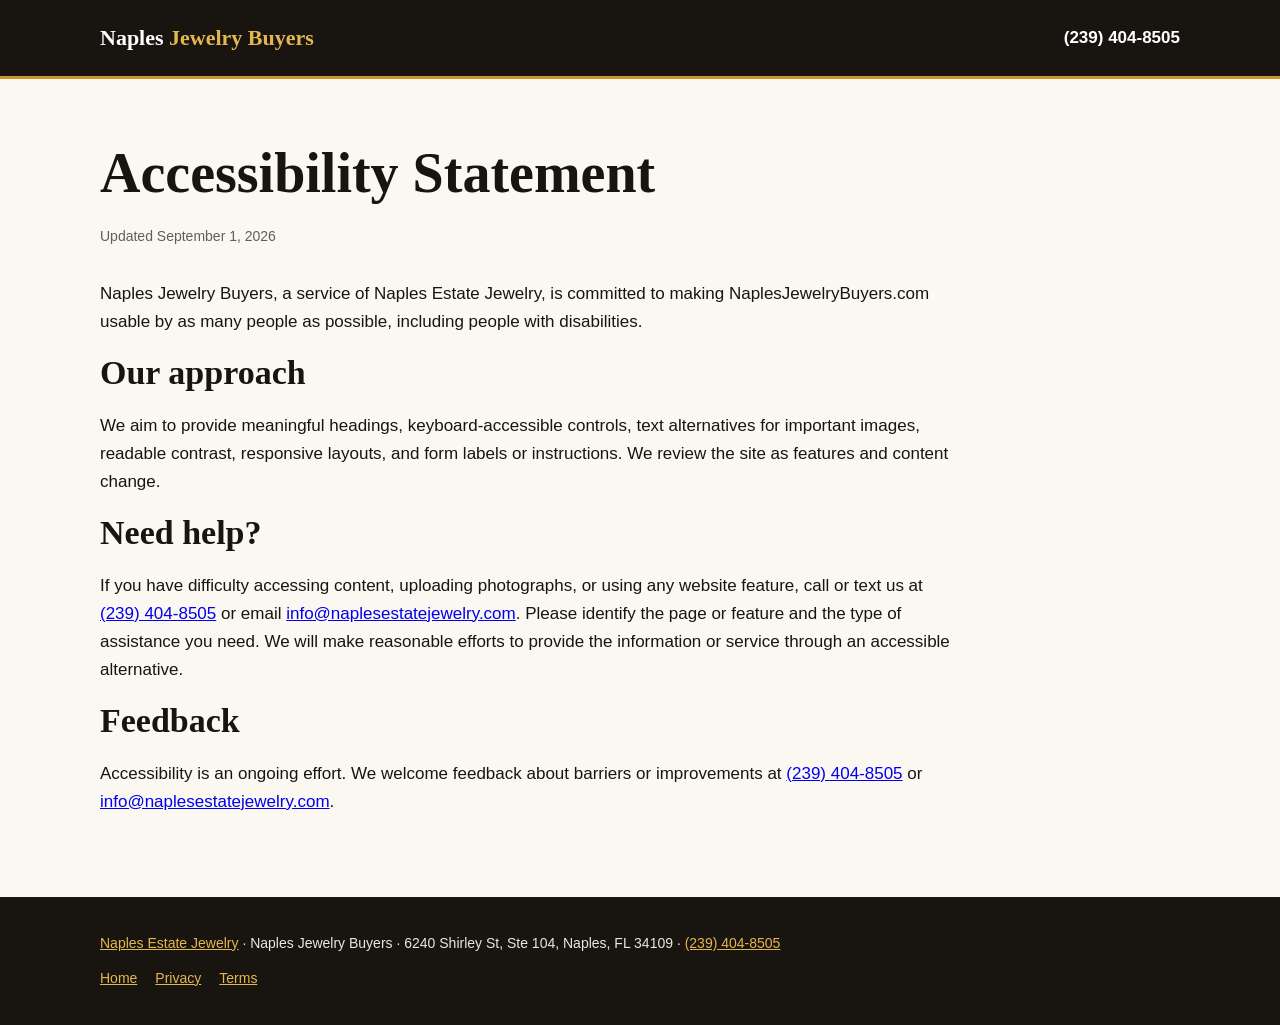
<file: accessibility/index.html>
<!DOCTYPE html>
<html lang="en"><head><meta charset="utf-8"><meta name="viewport" content="width=device-width,initial-scale=1"><meta name="robots" content="noindex,follow"><title>Accessibility Statement | Naples Jewelry Buyers</title><meta name="description" content="Accessibility statement and contact information for NaplesJewelryBuyers.com."><link rel="canonical" href="https://naplesjewelrybuyers.com/accessibility/"><link rel="stylesheet" href="/seo.css"></head>
<body><header class="site-header"><div class="wrap bar"><a class="brand" href="/">Naples <span>Jewelry Buyers</span></a><a class="phone" href="tel:+12394048505">(239) 404-8505</a></div></header><main class="content legal-page"><div class="wrap"><h1>Accessibility Statement</h1><p class="legal-meta">Updated September 1, 2026</p><p>Naples Jewelry Buyers, a service of Naples Estate Jewelry, is committed to making NaplesJewelryBuyers.com usable by as many people as possible, including people with disabilities.</p><h2>Our approach</h2><p>We aim to provide meaningful headings, keyboard-accessible controls, text alternatives for important images, readable contrast, responsive layouts, and form labels or instructions. We review the site as features and content change.</p><h2>Need help?</h2><p>If you have difficulty accessing content, uploading photographs, or using any website feature, call or text us at <a href="tel:+12394048505">(239) 404-8505</a> or email <a href="mailto:info@naplesestatejewelry.com">info@naplesestatejewelry.com</a>. Please identify the page or feature and the type of assistance you need. We will make reasonable efforts to provide the information or service through an accessible alternative.</p><h2>Feedback</h2><p>Accessibility is an ongoing effort. We welcome feedback about barriers or improvements at <a href="tel:+12394048505">(239) 404-8505</a> or <a href="mailto:info@naplesestatejewelry.com">info@naplesestatejewelry.com</a>.</p></div></main><footer class="footer"><div class="wrap"><a href="https://naplesestatejewelry.com">Naples Estate Jewelry</a> &middot; Naples Jewelry Buyers &middot; 6240 Shirley St, Ste 104, Naples, FL 34109 &middot; <a href="tel:+12394048505">(239) 404-8505</a><nav class="footer-nav"><a href="/">Home</a><a href="/privacy/">Privacy</a><a href="/terms/">Terms</a></nav></div></footer></body></html>
</file>
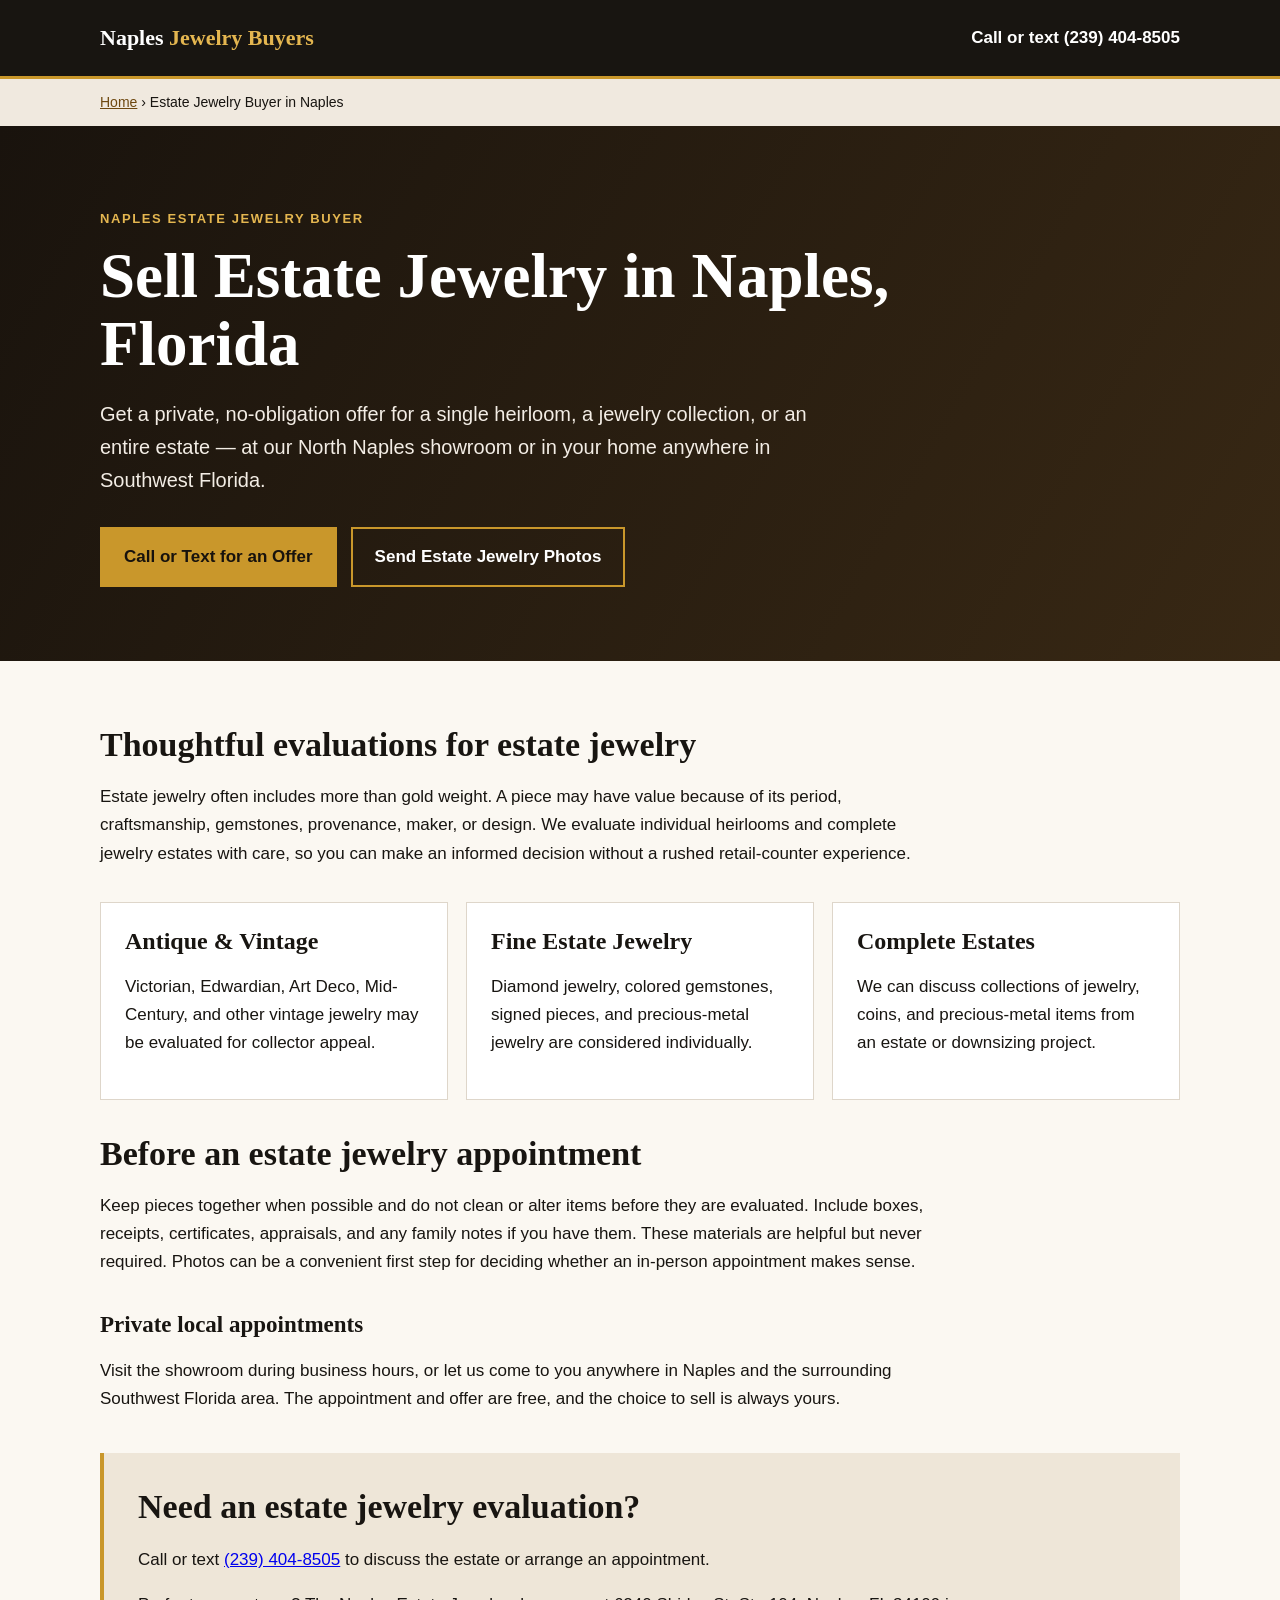
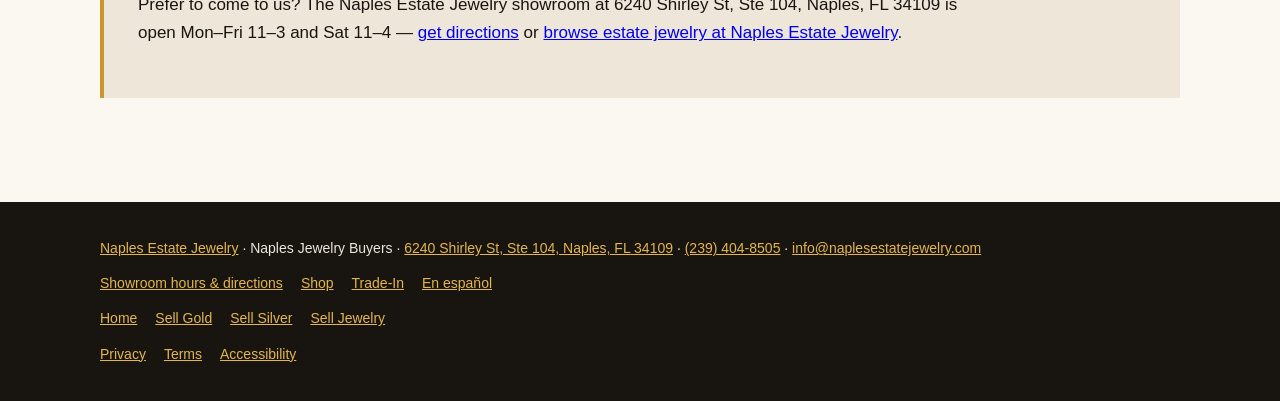
<file: estate-jewelry-buyer-naples/index.html>
<!doctype html>
<html lang="en">
  <head>
    <meta charset="utf-8" />
    <meta name="viewport" content="width=device-width,initial-scale=1" />
    <title>Estate Jewelry Buyer in Naples, FL | Naples Jewelry Buyers</title>
    <meta
      name="description"
      content="Need to sell estate jewelry in Naples, FL? We evaluate vintage, antique, gold, diamond, and complete jewelry estates. Free, private, no-obligation offers: (239) 404-8505."
    />
    <link
      rel="canonical"
      href="https://naplesjewelrybuyers.com/estate-jewelry-buyer-naples/"
    />
    <meta property="og:type" content="website" />
    <meta property="og:title" content="Estate Jewelry Buyer in Naples, FL | Naples Jewelry Buyers" />
    <meta property="og:description" content="Private evaluations for antique, vintage, diamond, gold, and complete jewelry estates in Naples, Florida." />
    <meta property="og:url" content="https://naplesjewelrybuyers.com/estate-jewelry-buyer-naples/" />
    <meta property="og:image" content="https://naplesjewelrybuyers.com/nej-og.jpg" />
    <link rel="stylesheet" href="/seo.css" />
    <script type="application/ld+json">
      {
        "@context": "https://schema.org",
        "@type": "Service",
        "name": "Estate jewelry buying in Naples, FL",
        "provider": {
          "@type": "JewelryStore",
          "@id": "https://naplesestatejewelry.com/#business",
          "name": "Naples Estate Jewelry",
          "alternateName": "Naples Jewelry Buyers",
          "telephone": "+12394048505",
          "url": "https://naplesestatejewelry.com",
          "address": { "@type": "PostalAddress", "streetAddress": "6240 Shirley St, Ste 104", "addressLocality": "Naples", "addressRegion": "FL", "postalCode": "34109", "addressCountry": "US" }
        },
        "areaServed": { "@type": "City", "name": "Naples, FL" },
        "serviceType": "Estate jewelry buying"
      }
    </script>
    <script type="application/ld+json">
      {"@context":"https://schema.org","@type":"BreadcrumbList","itemListElement":[{"@type":"ListItem","position":1,"name":"Home","item":"https://naplesjewelrybuyers.com/"},{"@type":"ListItem","position":2,"name":"Estate Jewelry Buyer in Naples","item":"https://naplesjewelrybuyers.com/estate-jewelry-buyer-naples/"}]}
    </script>
  </head>
  <body>
    <header class="site-header">
      <div class="wrap bar">
        <a class="brand" href="/">Naples <span>Jewelry Buyers</span></a
        ><a class="phone" href="tel:+12394048505"
          >Call or text (239) 404-8505</a
        >
      </div>
    </header>
    <main>
      <nav class="breadcrumbs" aria-label="Breadcrumb"><div class="wrap"><a href="/">Home</a> &rsaquo; Estate Jewelry Buyer in Naples</div></nav>
      <section class="hero">
        <div class="wrap">
          <p class="eyebrow">Naples estate jewelry buyer</p>
          <h1>Sell Estate Jewelry in Naples, Florida</h1>
          <p class="lede">
            Get a private, no-obligation offer for a single heirloom, a jewelry
            collection, or an entire estate — at our North Naples showroom or in
            your home anywhere in Southwest Florida.
          </p>
          <div class="buttons">
            <a class="button primary" href="tel:+12394048505"
              >Call or Text for an Offer</a
            ><a class="button secondary" href="/#get-estimate"
              >Send Estate Jewelry Photos</a
            >
          </div>
        </div>
      </section>
      <section class="content">
        <div class="wrap">
          <h2>Thoughtful evaluations for estate jewelry</h2>
          <p>
            Estate jewelry often includes more than gold weight. A piece may
            have value because of its period, craftsmanship, gemstones,
            provenance, maker, or design. We evaluate individual heirlooms and
            complete jewelry estates with care, so you can make an informed
            decision without a rushed retail-counter experience.
          </p>
          <div class="grid">
            <article class="card">
              <h2>Antique &amp; Vintage</h2>
              <p>
                Victorian, Edwardian, Art Deco, Mid-Century, and other vintage
                jewelry may be evaluated for collector appeal.
              </p>
            </article>
            <article class="card">
              <h2>Fine Estate Jewelry</h2>
              <p>
                Diamond jewelry, colored gemstones, signed pieces, and
                precious-metal jewelry are considered individually.
              </p>
            </article>
            <article class="card">
              <h2>Complete Estates</h2>
              <p>
                We can discuss collections of jewelry, coins, and precious-metal
                items from an estate or downsizing project.
              </p>
            </article>
          </div>
          <h2>Before an estate jewelry appointment</h2>
          <p>
            Keep pieces together when possible and do not clean or alter items
            before they are evaluated. Include boxes, receipts, certificates,
            appraisals, and any family notes if you have them. These materials
            are helpful but never required. Photos can be a convenient first
            step for deciding whether an in-person appointment makes sense.
          </p>
          <h3>Private local appointments</h3>
          <p>
            Visit the showroom during business hours, or let us come to you
            anywhere in Naples and the surrounding Southwest Florida area. The appointment and offer are free, and the choice to
            sell is always yours.
          </p>
          <aside class="callout">
            <h2>Need an estate jewelry evaluation?</h2>
            <p>
              Call or text <a href="tel:+12394048505">(239) 404-8505</a> to
              discuss the estate or arrange an appointment.
            </p>
            <p>
              Prefer to come to us? The Naples Estate Jewelry showroom at
              6240 Shirley St, Ste 104, Naples, FL 34109 is open Mon–Fri 11–3
              and Sat 11–4 —
              <a href="https://maps.google.com/?cid=17050430560749692864" target="_blank" rel="noopener">get directions</a>
              or <a href="https://naplesestatejewelry.com/estate-jewelry">browse estate jewelry at Naples Estate Jewelry</a>.
            </p>
          </aside>
        </div>
      </section>
    </main>
    <footer class="footer">
      <div class="wrap">
        <a href="https://naplesestatejewelry.com">Naples Estate Jewelry</a> &middot;
        Naples Jewelry Buyers &middot;
        <a href="https://maps.google.com/?cid=17050430560749692864" target="_blank" rel="noopener">6240 Shirley St, Ste 104, Naples, FL 34109</a> &middot;
        <a href="tel:+12394048505">(239) 404-8505</a> &middot;
        <a href="mailto:info@naplesestatejewelry.com">info@naplesestatejewelry.com</a>
        <nav class="footer-nav">
          <a href="https://naplesestatejewelry.com/contact">Showroom hours &amp; directions</a
          ><a href="https://naplesestatejewelry.com/shop">Shop</a
          ><a href="https://naplesestatejewelry.com/trade-in">Trade-In</a
          ><a href="https://naplesestatejewelry.com/es/sell/naples" lang="es">En español</a>
        </nav>
        <nav class="footer-nav">
          <a href="/">Home</a><a href="/sell-gold-naples/">Sell Gold</a
          ><a href="/sell-silver-naples/">Sell Silver</a
          ><a href="/sell-jewelry-naples/">Sell Jewelry</a>
        </nav>
        <nav class="footer-nav"><a href="/privacy/">Privacy</a><a href="/terms/">Terms</a><a href="/accessibility/">Accessibility</a></nav>
      </div>
    </footer>
  </body>
</html>
</file>
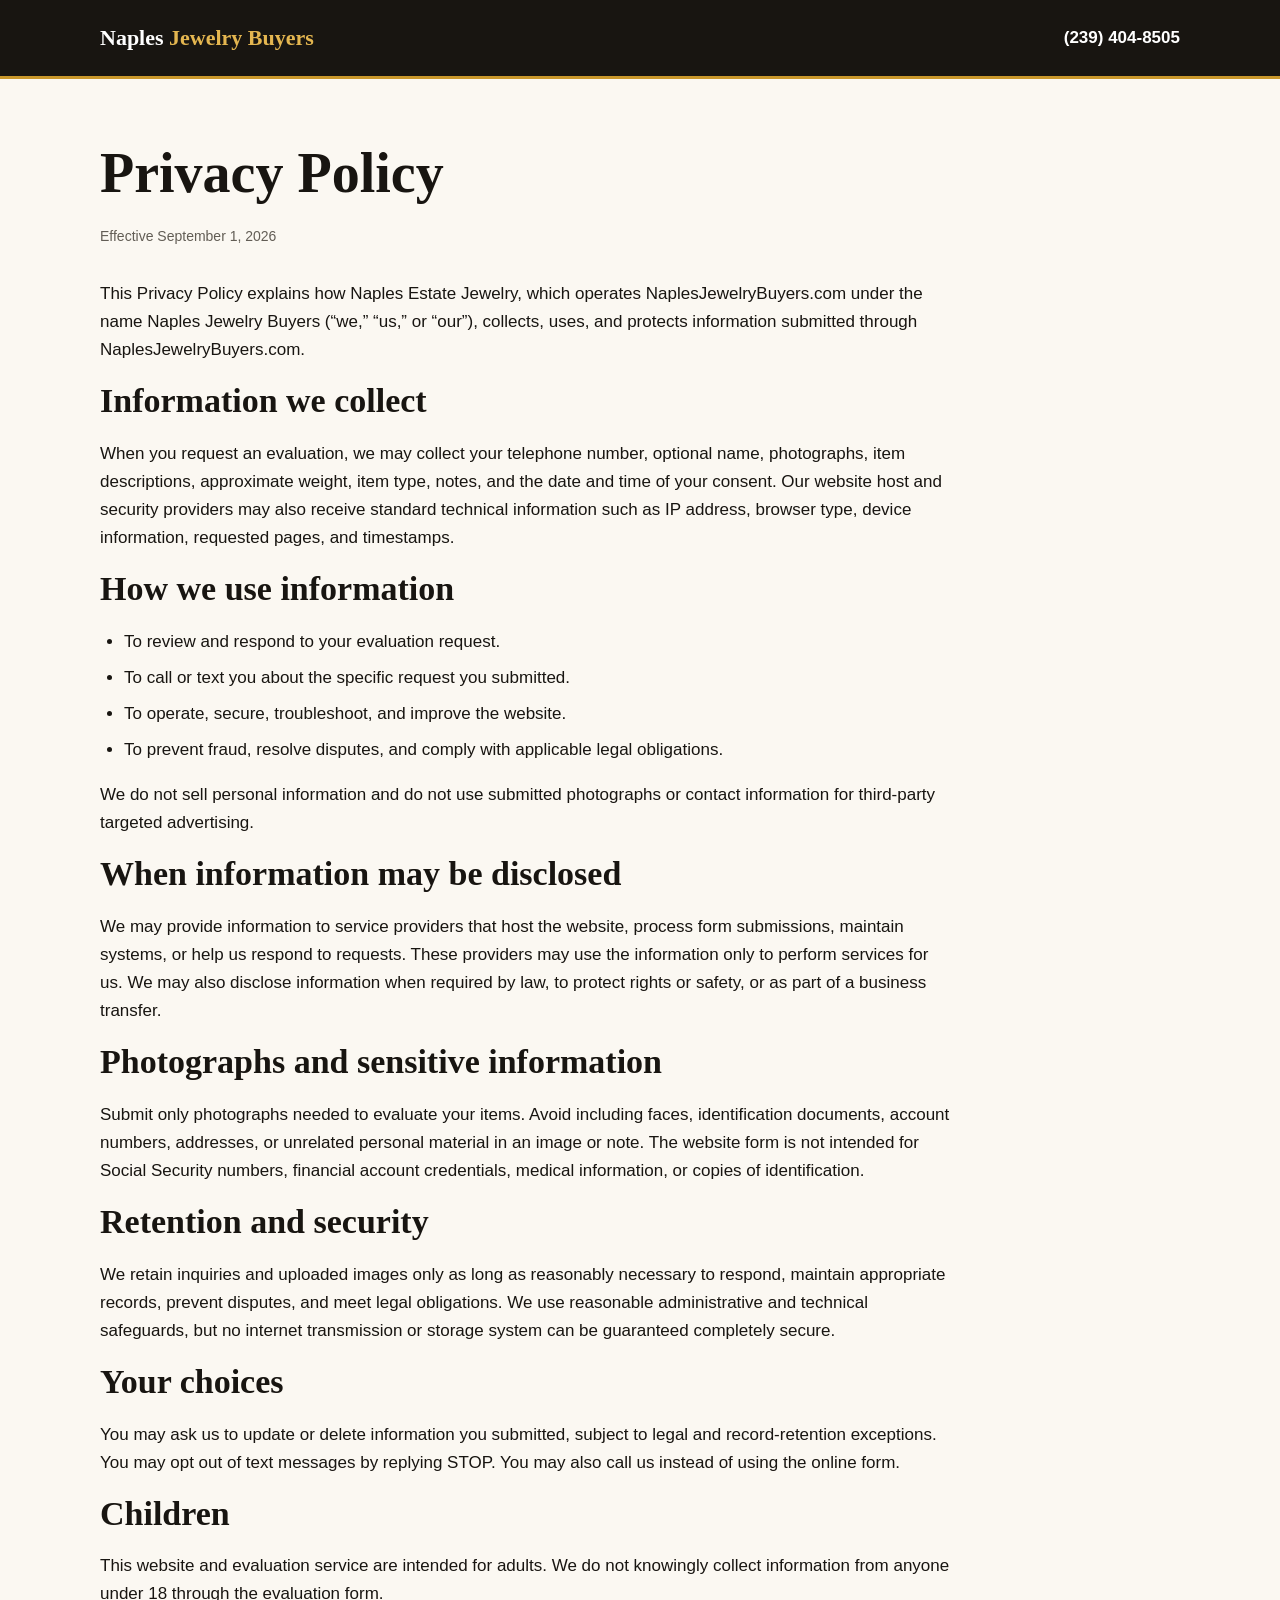
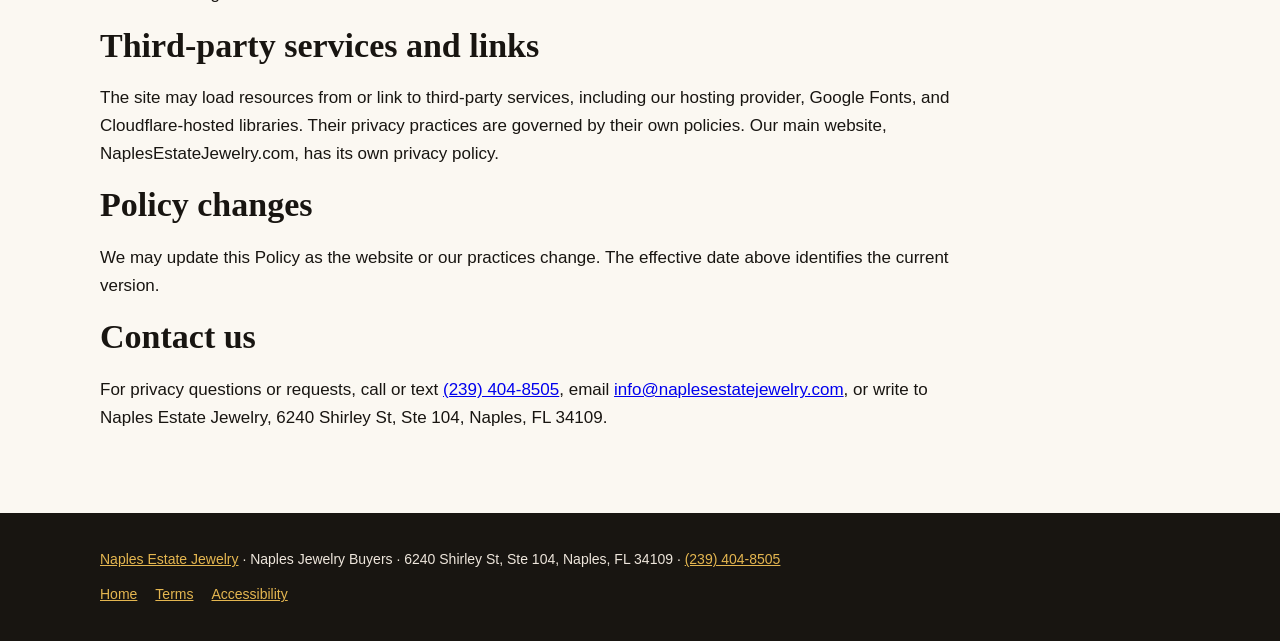
<file: privacy/index.html>
<!DOCTYPE html>
<html lang="en"><head><meta charset="utf-8"><meta name="viewport" content="width=device-width,initial-scale=1"><meta name="robots" content="noindex,follow"><title>Privacy Policy | Naples Jewelry Buyers</title><meta name="description" content="Privacy policy for Naples Jewelry Buyers and its online photo evaluation request form."><link rel="canonical" href="https://naplesjewelrybuyers.com/privacy/"><link rel="stylesheet" href="/seo.css"></head>
<body><header class="site-header"><div class="wrap bar"><a class="brand" href="/">Naples <span>Jewelry Buyers</span></a><a class="phone" href="tel:+12394048505">(239) 404-8505</a></div></header><main class="content legal-page"><div class="wrap"><h1>Privacy Policy</h1><p class="legal-meta">Effective September 1, 2026</p><p>This Privacy Policy explains how Naples Estate Jewelry, which operates NaplesJewelryBuyers.com under the name Naples Jewelry Buyers (“we,” “us,” or “our”), collects, uses, and protects information submitted through NaplesJewelryBuyers.com.</p>
<h2>Information we collect</h2><p>When you request an evaluation, we may collect your telephone number, optional name, photographs, item descriptions, approximate weight, item type, notes, and the date and time of your consent. Our website host and security providers may also receive standard technical information such as IP address, browser type, device information, requested pages, and timestamps.</p>
<h2>How we use information</h2><ul><li>To review and respond to your evaluation request.</li><li>To call or text you about the specific request you submitted.</li><li>To operate, secure, troubleshoot, and improve the website.</li><li>To prevent fraud, resolve disputes, and comply with applicable legal obligations.</li></ul><p>We do not sell personal information and do not use submitted photographs or contact information for third-party targeted advertising.</p>
<h2>When information may be disclosed</h2><p>We may provide information to service providers that host the website, process form submissions, maintain systems, or help us respond to requests. These providers may use the information only to perform services for us. We may also disclose information when required by law, to protect rights or safety, or as part of a business transfer.</p>
<h2>Photographs and sensitive information</h2><p>Submit only photographs needed to evaluate your items. Avoid including faces, identification documents, account numbers, addresses, or unrelated personal material in an image or note. The website form is not intended for Social Security numbers, financial account credentials, medical information, or copies of identification.</p>
<h2>Retention and security</h2><p>We retain inquiries and uploaded images only as long as reasonably necessary to respond, maintain appropriate records, prevent disputes, and meet legal obligations. We use reasonable administrative and technical safeguards, but no internet transmission or storage system can be guaranteed completely secure.</p>
<h2>Your choices</h2><p>You may ask us to update or delete information you submitted, subject to legal and record-retention exceptions. You may opt out of text messages by replying STOP. You may also call us instead of using the online form.</p>
<h2>Children</h2><p>This website and evaluation service are intended for adults. We do not knowingly collect information from anyone under 18 through the evaluation form.</p>
<h2>Third-party services and links</h2><p>The site may load resources from or link to third-party services, including our hosting provider, Google Fonts, and Cloudflare-hosted libraries. Their privacy practices are governed by their own policies. Our main website, NaplesEstateJewelry.com, has its own privacy policy.</p>
<h2>Policy changes</h2><p>We may update this Policy as the website or our practices change. The effective date above identifies the current version.</p>
<h2>Contact us</h2><p>For privacy questions or requests, call or text <a href="tel:+12394048505">(239) 404-8505</a>, email <a href="mailto:info@naplesestatejewelry.com">info@naplesestatejewelry.com</a>, or write to Naples Estate Jewelry, 6240 Shirley St, Ste 104, Naples, FL 34109.</p></div></main><footer class="footer"><div class="wrap"><a href="https://naplesestatejewelry.com">Naples Estate Jewelry</a> &middot; Naples Jewelry Buyers &middot; 6240 Shirley St, Ste 104, Naples, FL 34109 &middot; <a href="tel:+12394048505">(239) 404-8505</a><nav class="footer-nav"><a href="/">Home</a><a href="/terms/">Terms</a><a href="/accessibility/">Accessibility</a></nav></div></footer></body></html>
</file>
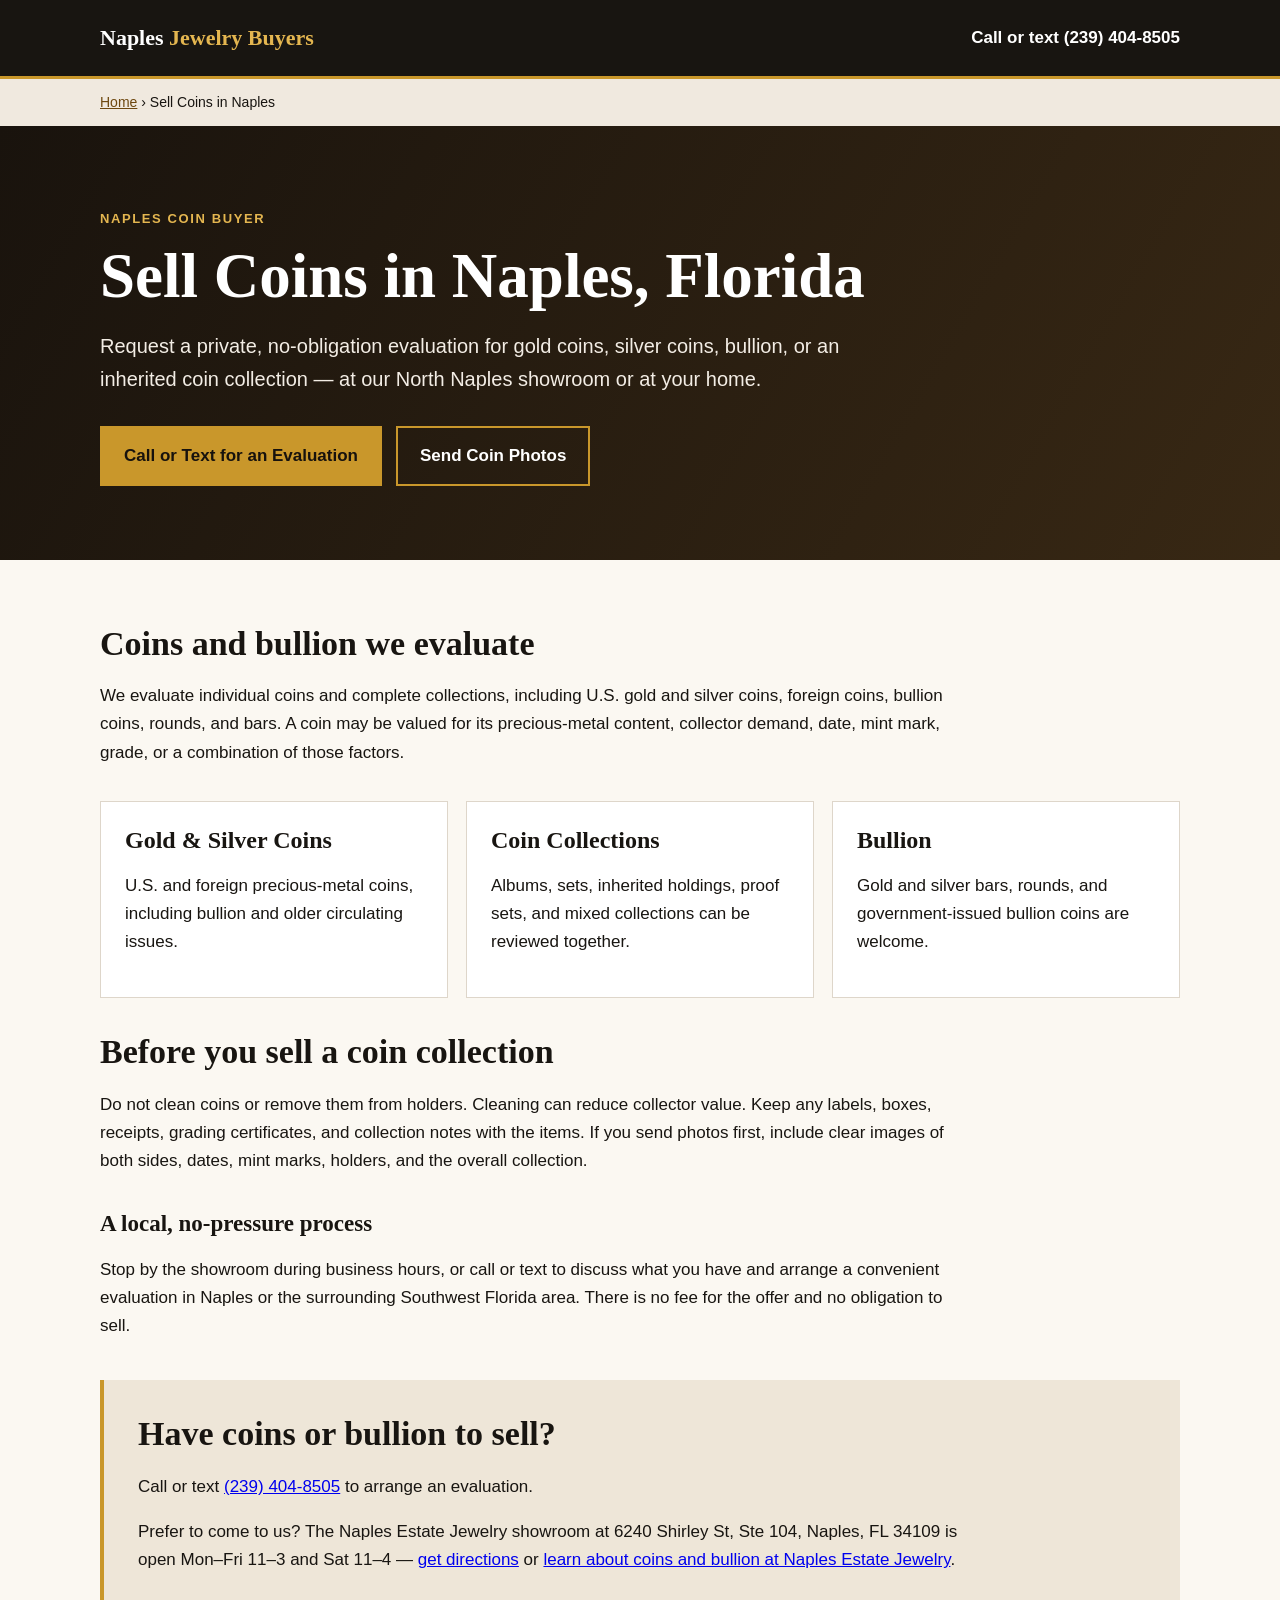
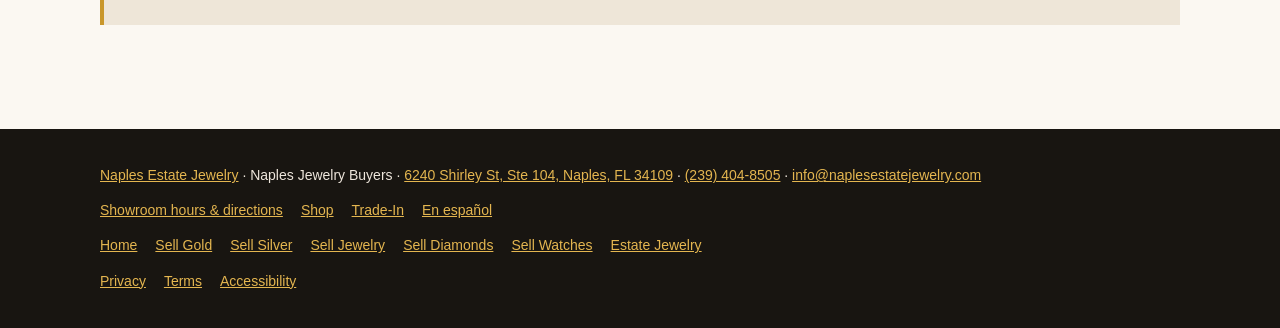
<file: sell-coins-naples/index.html>
<!doctype html>
<html lang="en">
<head>
  <meta charset="utf-8"><meta name="viewport" content="width=device-width,initial-scale=1">
  <title>Sell Coins in Naples, FL | Coin Buyer | Naples Jewelry Buyers</title>
  <meta name="description" content="Sell gold coins, silver coins, bullion, and coin collections in Naples, FL. Request a free, private, no-obligation evaluation at (239) 404-8505.">
  <link rel="canonical" href="https://naplesjewelrybuyers.com/sell-coins-naples/">
  <meta property="og:type" content="website"><meta property="og:title" content="Sell Coins in Naples, FL | Naples Jewelry Buyers"><meta property="og:description" content="Free evaluations for gold coins, silver coins, bullion, and coin collections in Naples, Florida."><meta property="og:url" content="https://naplesjewelrybuyers.com/sell-coins-naples/"><meta property="og:image" content="https://naplesjewelrybuyers.com/nej-og.jpg">
  <link rel="stylesheet" href="/seo.css">
  <script type="application/ld+json">{"@context":"https://schema.org","@type":"Service","name":"Coin buying in Naples, FL","provider":{"@type":"JewelryStore","@id":"https://naplesestatejewelry.com/#business","name":"Naples Estate Jewelry","alternateName":"Naples Jewelry Buyers","telephone":"+12394048505","url":"https://naplesestatejewelry.com","address":{"@type":"PostalAddress","streetAddress":"6240 Shirley St, Ste 104","addressLocality":"Naples","addressRegion":"FL","postalCode":"34109","addressCountry":"US"}},"areaServed":{"@type":"City","name":"Naples, FL"},"serviceType":"Coin and bullion buying"}</script>
  <script type="application/ld+json">{"@context":"https://schema.org","@type":"BreadcrumbList","itemListElement":[{"@type":"ListItem","position":1,"name":"Home","item":"https://naplesjewelrybuyers.com/"},{"@type":"ListItem","position":2,"name":"Sell Coins in Naples","item":"https://naplesjewelrybuyers.com/sell-coins-naples/"}]}</script>
</head>
<body><header class="site-header"><div class="wrap bar"><a class="brand" href="/">Naples <span>Jewelry Buyers</span></a><a class="phone" href="tel:+12394048505">Call or text (239) 404-8505</a></div></header>
<main><nav class="breadcrumbs" aria-label="Breadcrumb"><div class="wrap"><a href="/">Home</a> &rsaquo; Sell Coins in Naples</div></nav>
<section class="hero"><div class="wrap"><p class="eyebrow">Naples coin buyer</p><h1>Sell Coins in Naples, Florida</h1><p class="lede">Request a private, no-obligation evaluation for gold coins, silver coins, bullion, or an inherited coin collection — at our North Naples showroom or at your home.</p><div class="buttons"><a class="button primary" href="tel:+12394048505">Call or Text for an Evaluation</a><a class="button secondary" href="/#get-estimate">Send Coin Photos</a></div></div></section>
<section class="content"><div class="wrap"><h2>Coins and bullion we evaluate</h2><p>We evaluate individual coins and complete collections, including U.S. gold and silver coins, foreign coins, bullion coins, rounds, and bars. A coin may be valued for its precious-metal content, collector demand, date, mint mark, grade, or a combination of those factors.</p><div class="grid"><article class="card"><h2>Gold &amp; Silver Coins</h2><p>U.S. and foreign precious-metal coins, including bullion and older circulating issues.</p></article><article class="card"><h2>Coin Collections</h2><p>Albums, sets, inherited holdings, proof sets, and mixed collections can be reviewed together.</p></article><article class="card"><h2>Bullion</h2><p>Gold and silver bars, rounds, and government-issued bullion coins are welcome.</p></article></div><h2>Before you sell a coin collection</h2><p>Do not clean coins or remove them from holders. Cleaning can reduce collector value. Keep any labels, boxes, receipts, grading certificates, and collection notes with the items. If you send photos first, include clear images of both sides, dates, mint marks, holders, and the overall collection.</p><h3>A local, no-pressure process</h3><p>Stop by the showroom during business hours, or call or text to discuss what you have and arrange a convenient evaluation in Naples or the surrounding Southwest Florida area. There is no fee for the offer and no obligation to sell.</p><aside class="callout"><h2>Have coins or bullion to sell?</h2><p>Call or text <a href="tel:+12394048505">(239) 404-8505</a> to arrange an evaluation.</p><p>Prefer to come to us? The Naples Estate Jewelry showroom at 6240 Shirley St, Ste 104, Naples, FL 34109 is open Mon–Fri 11–3 and Sat 11–4 — <a href="https://maps.google.com/?cid=17050430560749692864" target="_blank" rel="noopener">get directions</a> or <a href="https://naplesestatejewelry.com/bullion">learn about coins and bullion at Naples Estate Jewelry</a>.</p></aside></div></section></main>
<footer class="footer"><div class="wrap"><a href="https://naplesestatejewelry.com">Naples Estate Jewelry</a> &middot; Naples Jewelry Buyers &middot; <a href="https://maps.google.com/?cid=17050430560749692864" target="_blank" rel="noopener">6240 Shirley St, Ste 104, Naples, FL 34109</a> &middot; <a href="tel:+12394048505">(239) 404-8505</a> &middot; <a href="mailto:info@naplesestatejewelry.com">info@naplesestatejewelry.com</a><nav class="footer-nav"><a href="https://naplesestatejewelry.com/contact">Showroom hours &amp; directions</a><a href="https://naplesestatejewelry.com/shop">Shop</a><a href="https://naplesestatejewelry.com/trade-in">Trade-In</a><a href="https://naplesestatejewelry.com/es/sell/naples" lang="es">En español</a></nav><nav class="footer-nav"><a href="/">Home</a><a href="/sell-gold-naples/">Sell Gold</a><a href="/sell-silver-naples/">Sell Silver</a><a href="/sell-jewelry-naples/">Sell Jewelry</a><a href="/sell-diamonds-naples/">Sell Diamonds</a><a href="/sell-watches-naples/">Sell Watches</a><a href="/estate-jewelry-buyer-naples/">Estate Jewelry</a></nav><nav class="footer-nav"><a href="/privacy/">Privacy</a><a href="/terms/">Terms</a><a href="/accessibility/">Accessibility</a></nav></div></footer></body></html>
</file>
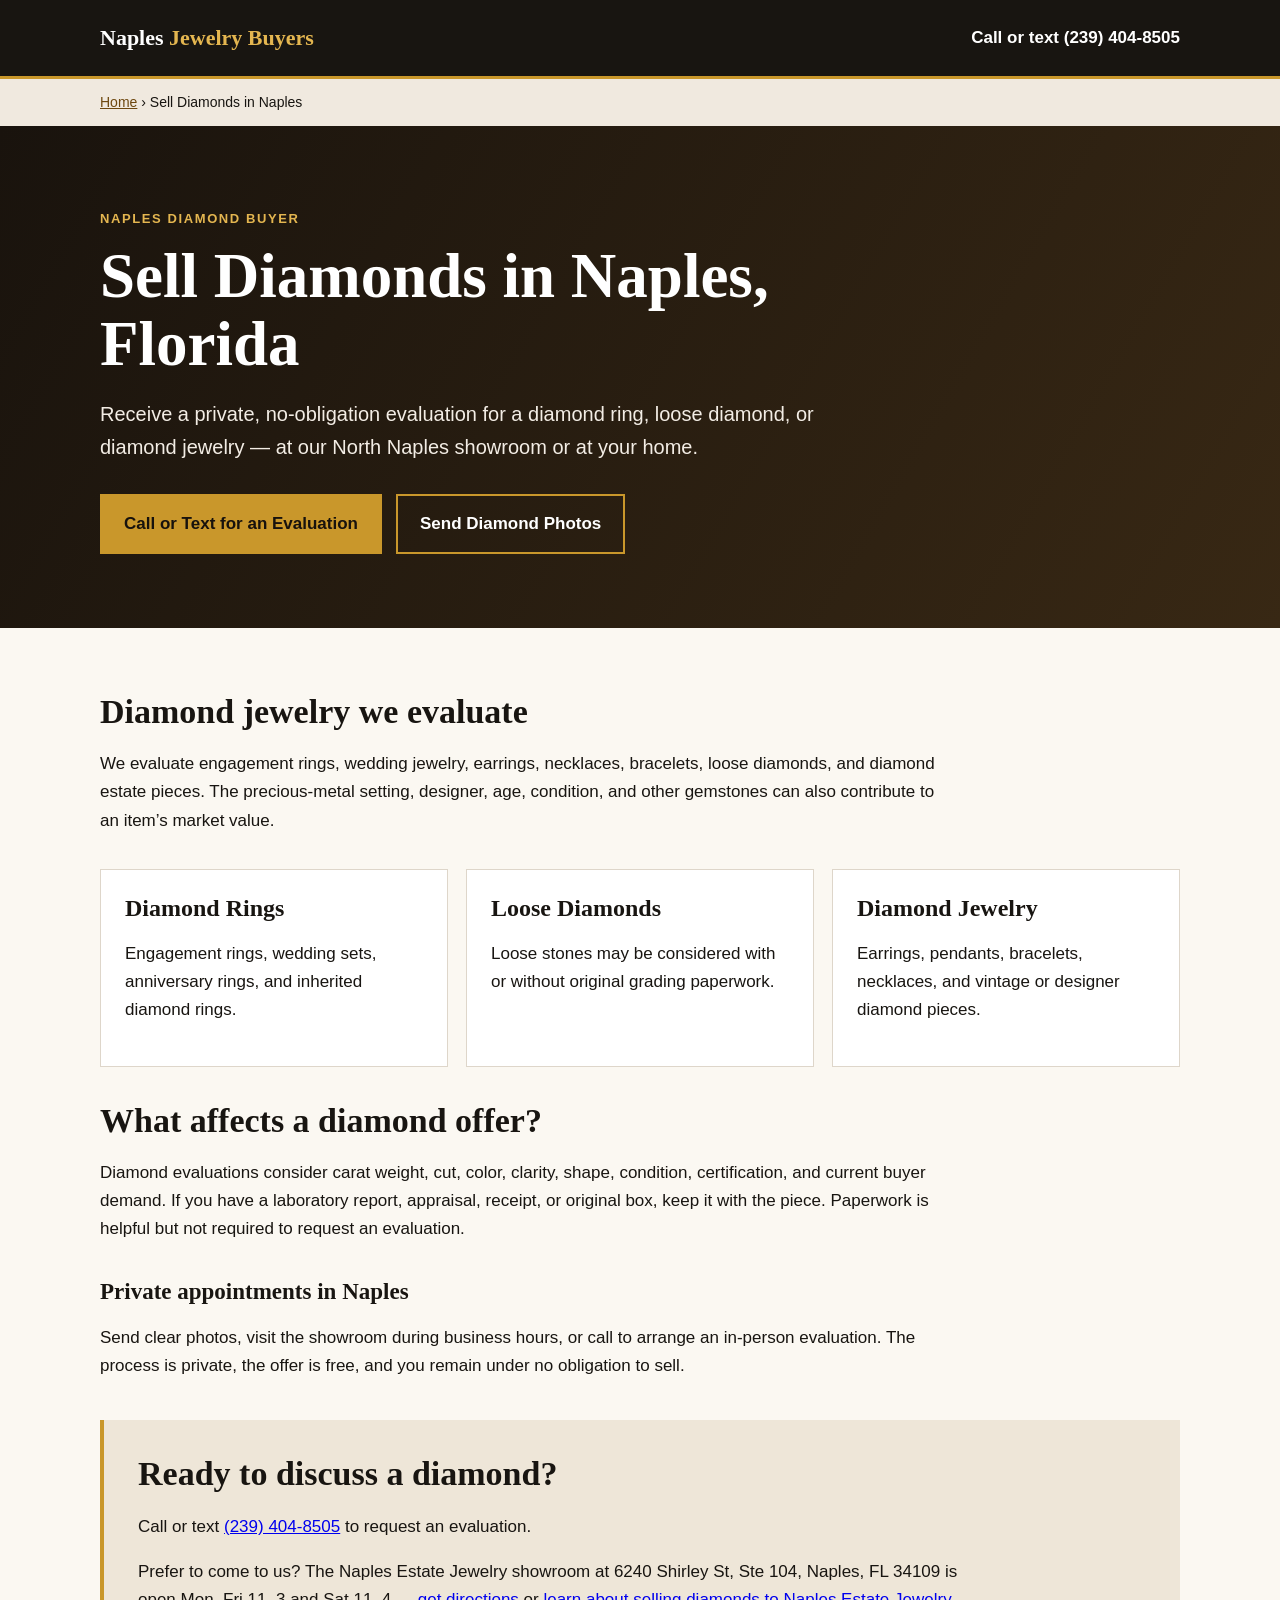
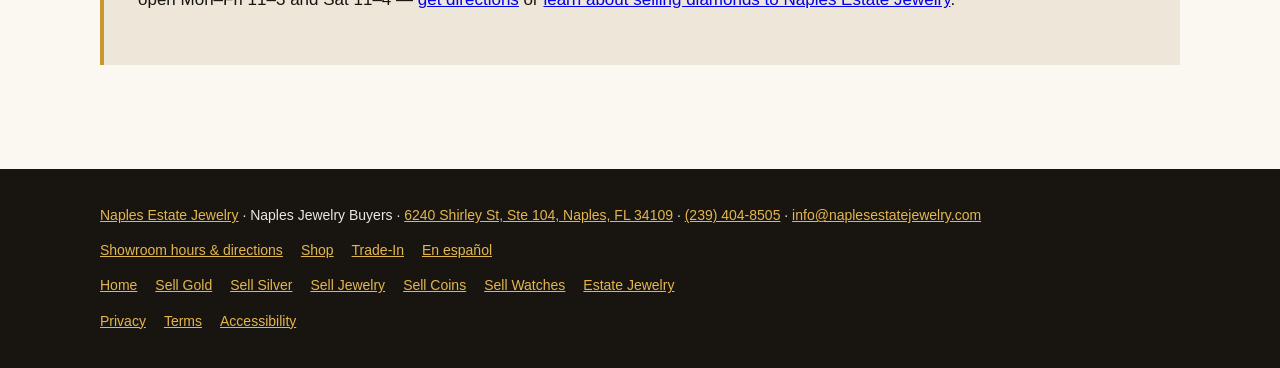
<file: sell-diamonds-naples/index.html>
<!doctype html>
<html lang="en">
<head>
  <meta charset="utf-8"><meta name="viewport" content="width=device-width,initial-scale=1">
  <title>Sell Diamonds in Naples, FL | Diamond Buyer | Naples Jewelry Buyers</title>
  <meta name="description" content="Sell diamond rings, loose diamonds, and diamond jewelry in Naples, FL. Request a free, private, no-obligation evaluation at (239) 404-8505.">
  <link rel="canonical" href="https://naplesjewelrybuyers.com/sell-diamonds-naples/">
  <meta property="og:type" content="website"><meta property="og:title" content="Sell Diamonds in Naples, FL | Naples Jewelry Buyers"><meta property="og:description" content="Private evaluations for diamond rings, loose diamonds, and diamond jewelry in Naples, Florida."><meta property="og:url" content="https://naplesjewelrybuyers.com/sell-diamonds-naples/"><meta property="og:image" content="https://naplesjewelrybuyers.com/nej-og.jpg">
  <link rel="stylesheet" href="/seo.css">
  <script type="application/ld+json">{"@context":"https://schema.org","@type":"Service","name":"Diamond buying in Naples, FL","provider":{"@type":"JewelryStore","@id":"https://naplesestatejewelry.com/#business","name":"Naples Estate Jewelry","alternateName":"Naples Jewelry Buyers","telephone":"+12394048505","url":"https://naplesestatejewelry.com","address":{"@type":"PostalAddress","streetAddress":"6240 Shirley St, Ste 104","addressLocality":"Naples","addressRegion":"FL","postalCode":"34109","addressCountry":"US"}},"areaServed":{"@type":"City","name":"Naples, FL"},"serviceType":"Diamond buying"}</script>
  <script type="application/ld+json">{"@context":"https://schema.org","@type":"BreadcrumbList","itemListElement":[{"@type":"ListItem","position":1,"name":"Home","item":"https://naplesjewelrybuyers.com/"},{"@type":"ListItem","position":2,"name":"Sell Diamonds in Naples","item":"https://naplesjewelrybuyers.com/sell-diamonds-naples/"}]}</script>
</head>
<body><header class="site-header"><div class="wrap bar"><a class="brand" href="/">Naples <span>Jewelry Buyers</span></a><a class="phone" href="tel:+12394048505">Call or text (239) 404-8505</a></div></header>
<main><nav class="breadcrumbs" aria-label="Breadcrumb"><div class="wrap"><a href="/">Home</a> &rsaquo; Sell Diamonds in Naples</div></nav>
<section class="hero"><div class="wrap"><p class="eyebrow">Naples diamond buyer</p><h1>Sell Diamonds in Naples, Florida</h1><p class="lede">Receive a private, no-obligation evaluation for a diamond ring, loose diamond, or diamond jewelry — at our North Naples showroom or at your home.</p><div class="buttons"><a class="button primary" href="tel:+12394048505">Call or Text for an Evaluation</a><a class="button secondary" href="/#get-estimate">Send Diamond Photos</a></div></div></section>
<section class="content"><div class="wrap"><h2>Diamond jewelry we evaluate</h2><p>We evaluate engagement rings, wedding jewelry, earrings, necklaces, bracelets, loose diamonds, and diamond estate pieces. The precious-metal setting, designer, age, condition, and other gemstones can also contribute to an item’s market value.</p><div class="grid"><article class="card"><h2>Diamond Rings</h2><p>Engagement rings, wedding sets, anniversary rings, and inherited diamond rings.</p></article><article class="card"><h2>Loose Diamonds</h2><p>Loose stones may be considered with or without original grading paperwork.</p></article><article class="card"><h2>Diamond Jewelry</h2><p>Earrings, pendants, bracelets, necklaces, and vintage or designer diamond pieces.</p></article></div><h2>What affects a diamond offer?</h2><p>Diamond evaluations consider carat weight, cut, color, clarity, shape, condition, certification, and current buyer demand. If you have a laboratory report, appraisal, receipt, or original box, keep it with the piece. Paperwork is helpful but not required to request an evaluation.</p><h3>Private appointments in Naples</h3><p>Send clear photos, visit the showroom during business hours, or call to arrange an in-person evaluation. The process is private, the offer is free, and you remain under no obligation to sell.</p><aside class="callout"><h2>Ready to discuss a diamond?</h2><p>Call or text <a href="tel:+12394048505">(239) 404-8505</a> to request an evaluation.</p><p>Prefer to come to us? The Naples Estate Jewelry showroom at 6240 Shirley St, Ste 104, Naples, FL 34109 is open Mon–Fri 11–3 and Sat 11–4 — <a href="https://maps.google.com/?cid=17050430560749692864" target="_blank" rel="noopener">get directions</a> or <a href="https://naplesestatejewelry.com/diamond-buyers">learn about selling diamonds to Naples Estate Jewelry</a>.</p></aside></div></section></main>
<footer class="footer"><div class="wrap"><a href="https://naplesestatejewelry.com">Naples Estate Jewelry</a> &middot; Naples Jewelry Buyers &middot; <a href="https://maps.google.com/?cid=17050430560749692864" target="_blank" rel="noopener">6240 Shirley St, Ste 104, Naples, FL 34109</a> &middot; <a href="tel:+12394048505">(239) 404-8505</a> &middot; <a href="mailto:info@naplesestatejewelry.com">info@naplesestatejewelry.com</a><nav class="footer-nav"><a href="https://naplesestatejewelry.com/contact">Showroom hours &amp; directions</a><a href="https://naplesestatejewelry.com/shop">Shop</a><a href="https://naplesestatejewelry.com/trade-in">Trade-In</a><a href="https://naplesestatejewelry.com/es/sell/naples" lang="es">En español</a></nav><nav class="footer-nav"><a href="/">Home</a><a href="/sell-gold-naples/">Sell Gold</a><a href="/sell-silver-naples/">Sell Silver</a><a href="/sell-jewelry-naples/">Sell Jewelry</a><a href="/sell-coins-naples/">Sell Coins</a><a href="/sell-watches-naples/">Sell Watches</a><a href="/estate-jewelry-buyer-naples/">Estate Jewelry</a></nav><nav class="footer-nav"><a href="/privacy/">Privacy</a><a href="/terms/">Terms</a><a href="/accessibility/">Accessibility</a></nav></div></footer></body></html>
</file>
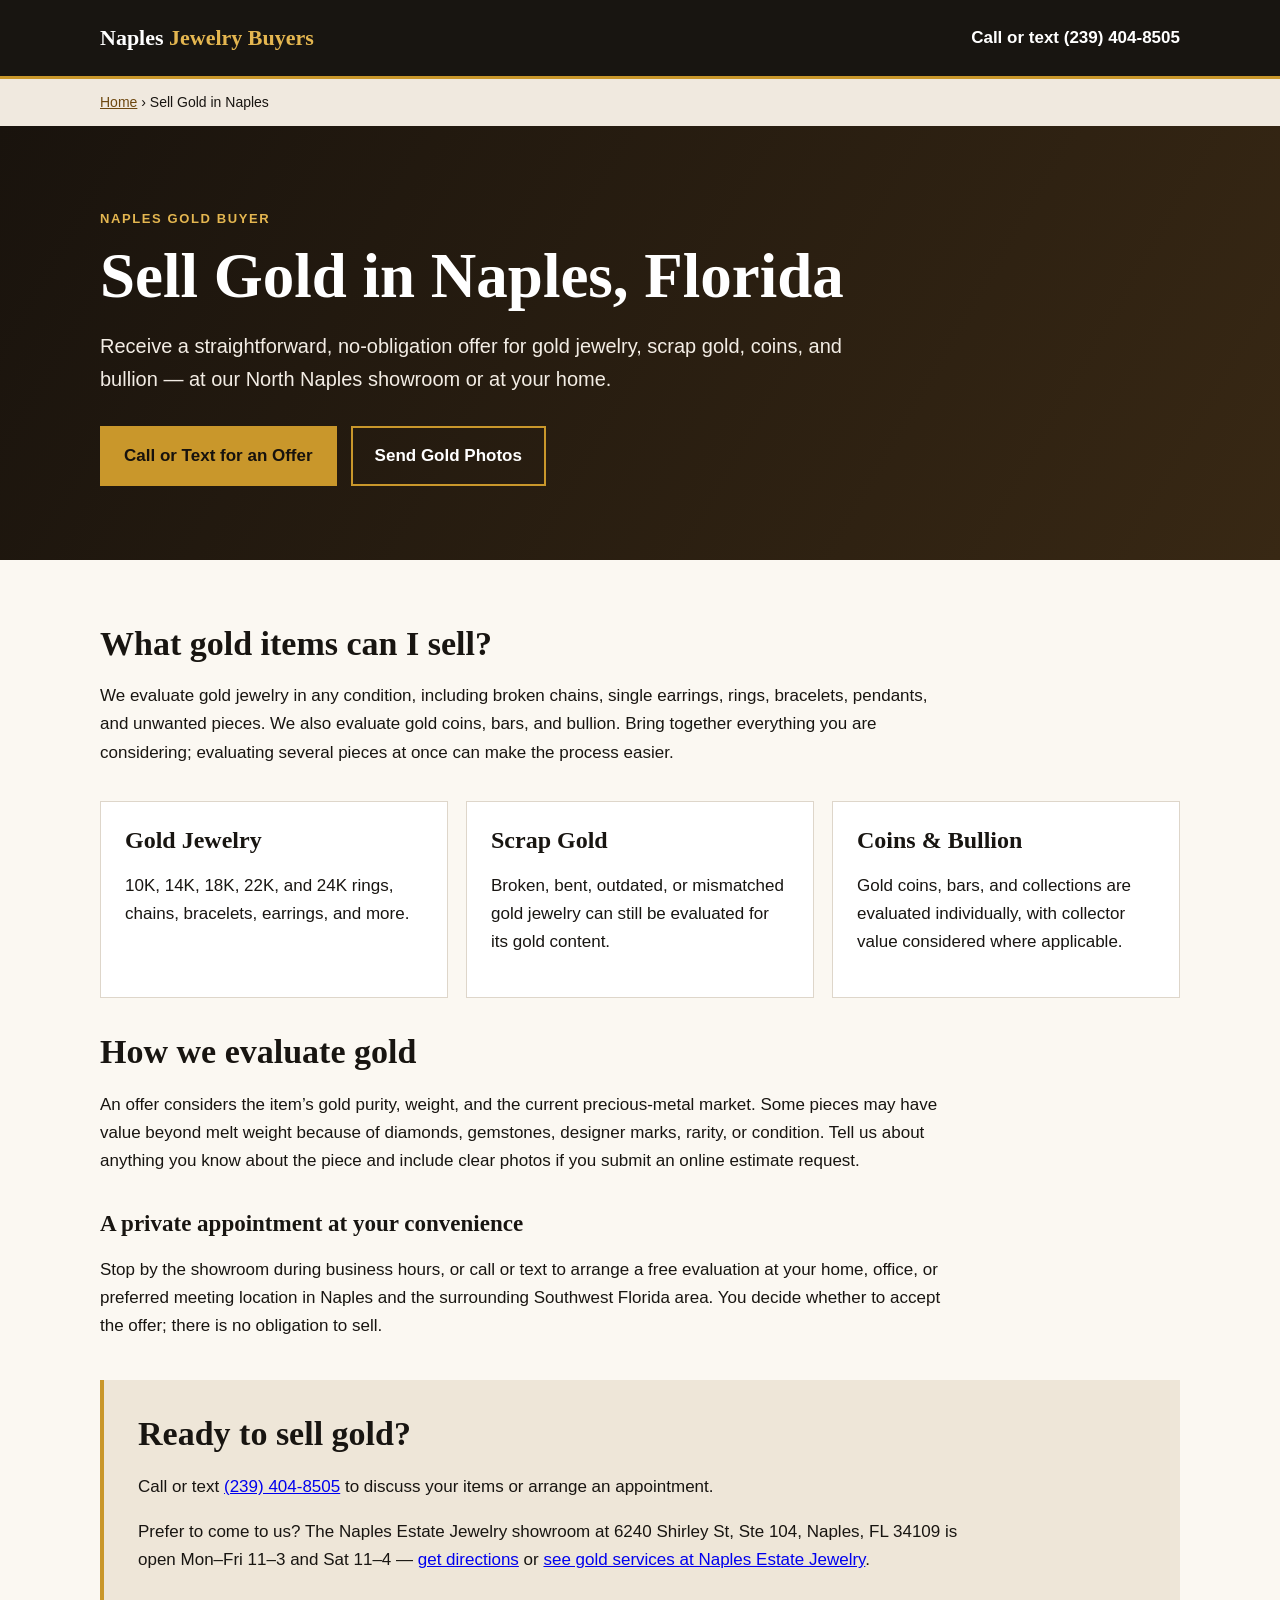
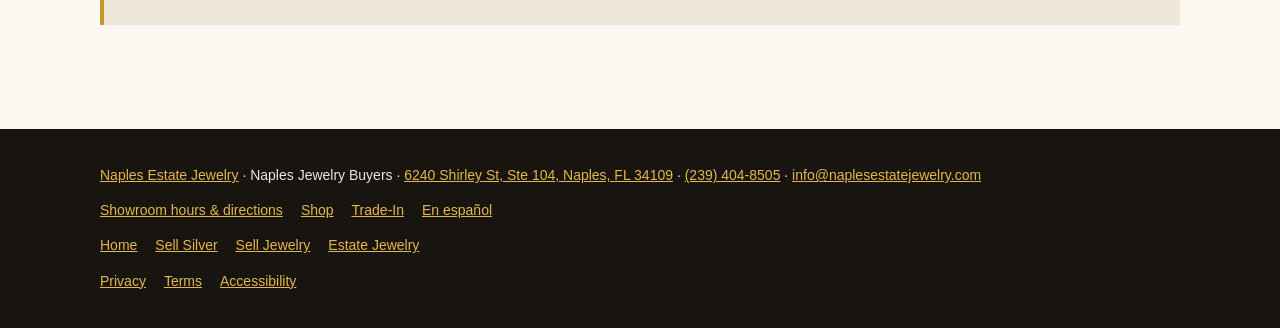
<file: sell-gold-naples/index.html>
<!doctype html>
<html lang="en">
  <head>
    <meta charset="utf-8" />
    <meta name="viewport" content="width=device-width,initial-scale=1" />
    <title>Sell Gold in Naples, FL | Gold Buyer | Naples Jewelry Buyers</title>
    <meta
      name="description"
      content="Looking to sell gold in Naples, FL? We buy gold jewelry, scrap gold, gold coins, and bullion. Get a free, no-obligation offer at your location. Call (239) 404-8505."
    />
    <link
      rel="canonical"
      href="https://naplesjewelrybuyers.com/sell-gold-naples/"
    />
    <meta property="og:type" content="website" />
    <meta property="og:title" content="Sell Gold in Naples, FL | Naples Jewelry Buyers" />
    <meta property="og:description" content="Free, no-obligation offers for gold jewelry, scrap gold, coins, and bullion in Naples, Florida." />
    <meta property="og:url" content="https://naplesjewelrybuyers.com/sell-gold-naples/" />
    <meta property="og:image" content="https://naplesjewelrybuyers.com/nej-og.jpg" />
    <link rel="stylesheet" href="/seo.css" />
    <script type="application/ld+json">
      {
        "@context": "https://schema.org",
        "@type": "Service",
        "name": "Gold buying in Naples, FL",
        "provider": {
          "@type": "JewelryStore",
          "@id": "https://naplesestatejewelry.com/#business",
          "name": "Naples Estate Jewelry",
          "alternateName": "Naples Jewelry Buyers",
          "telephone": "+12394048505",
          "url": "https://naplesestatejewelry.com",
          "address": { "@type": "PostalAddress", "streetAddress": "6240 Shirley St, Ste 104", "addressLocality": "Naples", "addressRegion": "FL", "postalCode": "34109", "addressCountry": "US" }
        },
        "areaServed": { "@type": "City", "name": "Naples, FL" },
        "serviceType": "Gold buying"
      }
    </script>
    <script type="application/ld+json">
      {"@context":"https://schema.org","@type":"BreadcrumbList","itemListElement":[{"@type":"ListItem","position":1,"name":"Home","item":"https://naplesjewelrybuyers.com/"},{"@type":"ListItem","position":2,"name":"Sell Gold in Naples","item":"https://naplesjewelrybuyers.com/sell-gold-naples/"}]}
    </script>
  </head>
  <body>
    <header class="site-header">
      <div class="wrap bar">
        <a class="brand" href="/">Naples <span>Jewelry Buyers</span></a
        ><a class="phone" href="tel:+12394048505"
          >Call or text (239) 404-8505</a
        >
      </div>
    </header>
    <main>
      <nav class="breadcrumbs" aria-label="Breadcrumb"><div class="wrap"><a href="/">Home</a> &rsaquo; Sell Gold in Naples</div></nav>
      <section class="hero">
        <div class="wrap">
          <p class="eyebrow">Naples gold buyer</p>
          <h1>Sell Gold in Naples, Florida</h1>
          <p class="lede">
            Receive a straightforward, no-obligation offer for gold jewelry,
            scrap gold, coins, and bullion — at our North Naples showroom or at
            your home.
          </p>
          <div class="buttons">
            <a class="button primary" href="tel:+12394048505"
              >Call or Text for an Offer</a
            ><a class="button secondary" href="/#get-estimate"
              >Send Gold Photos</a
            >
          </div>
        </div>
      </section>
      <section class="content">
        <div class="wrap">
          <h2>What gold items can I sell?</h2>
          <p>
            We evaluate gold jewelry in any condition, including broken chains,
            single earrings, rings, bracelets, pendants, and unwanted pieces. We
            also evaluate gold coins, bars, and bullion. Bring together
            everything you are considering; evaluating several pieces at once
            can make the process easier.
          </p>
          <div class="grid">
            <article class="card">
              <h2>Gold Jewelry</h2>
              <p>
                10K, 14K, 18K, 22K, and 24K rings, chains, bracelets, earrings,
                and more.
              </p>
            </article>
            <article class="card">
              <h2>Scrap Gold</h2>
              <p>
                Broken, bent, outdated, or mismatched gold jewelry can still be
                evaluated for its gold content.
              </p>
            </article>
            <article class="card">
              <h2>Coins &amp; Bullion</h2>
              <p>
                Gold coins, bars, and collections are evaluated individually,
                with collector value considered where applicable.
              </p>
            </article>
          </div>
          <h2>How we evaluate gold</h2>
          <p>
            An offer considers the item’s gold purity, weight, and the current
            precious-metal market. Some pieces may have value beyond melt weight
            because of diamonds, gemstones, designer marks, rarity, or
            condition. Tell us about anything you know about the piece and
            include clear photos if you submit an online estimate request.
          </p>
          <h3>A private appointment at your convenience</h3>
          <p>
            Stop by the showroom during business hours, or call or text to
            arrange a free evaluation at your home, office, or preferred meeting
            location in Naples and the surrounding Southwest Florida area. You decide whether to accept the offer; there is no
            obligation to sell.
          </p>
          <aside class="callout">
            <h2>Ready to sell gold?</h2>
            <p>
              Call or text <a href="tel:+12394048505">(239) 404-8505</a> to
              discuss your items or arrange an appointment.
            </p>
            <p>
              Prefer to come to us? The Naples Estate Jewelry showroom at
              6240 Shirley St, Ste 104, Naples, FL 34109 is open Mon–Fri 11–3
              and Sat 11–4 —
              <a href="https://maps.google.com/?cid=17050430560749692864" target="_blank" rel="noopener">get directions</a>
              or <a href="https://naplesestatejewelry.com/gold-services">see gold services at Naples Estate Jewelry</a>.
            </p>
          </aside>
        </div>
      </section>
    </main>
    <footer class="footer">
      <div class="wrap">
        <a href="https://naplesestatejewelry.com">Naples Estate Jewelry</a> &middot;
        Naples Jewelry Buyers &middot;
        <a href="https://maps.google.com/?cid=17050430560749692864" target="_blank" rel="noopener">6240 Shirley St, Ste 104, Naples, FL 34109</a> &middot;
        <a href="tel:+12394048505">(239) 404-8505</a> &middot;
        <a href="mailto:info@naplesestatejewelry.com">info@naplesestatejewelry.com</a>
        <nav class="footer-nav">
          <a href="https://naplesestatejewelry.com/contact">Showroom hours &amp; directions</a
          ><a href="https://naplesestatejewelry.com/shop">Shop</a
          ><a href="https://naplesestatejewelry.com/trade-in">Trade-In</a
          ><a href="https://naplesestatejewelry.com/es/sell/naples" lang="es">En español</a>
        </nav>
        <nav class="footer-nav">
          <a href="/">Home</a><a href="/sell-silver-naples/">Sell Silver</a
          ><a href="/sell-jewelry-naples/">Sell Jewelry</a
          ><a href="/estate-jewelry-buyer-naples/">Estate Jewelry</a>
        </nav>
        <nav class="footer-nav"><a href="/privacy/">Privacy</a><a href="/terms/">Terms</a><a href="/accessibility/">Accessibility</a></nav>
      </div>
    </footer>
  </body>
</html>
</file>
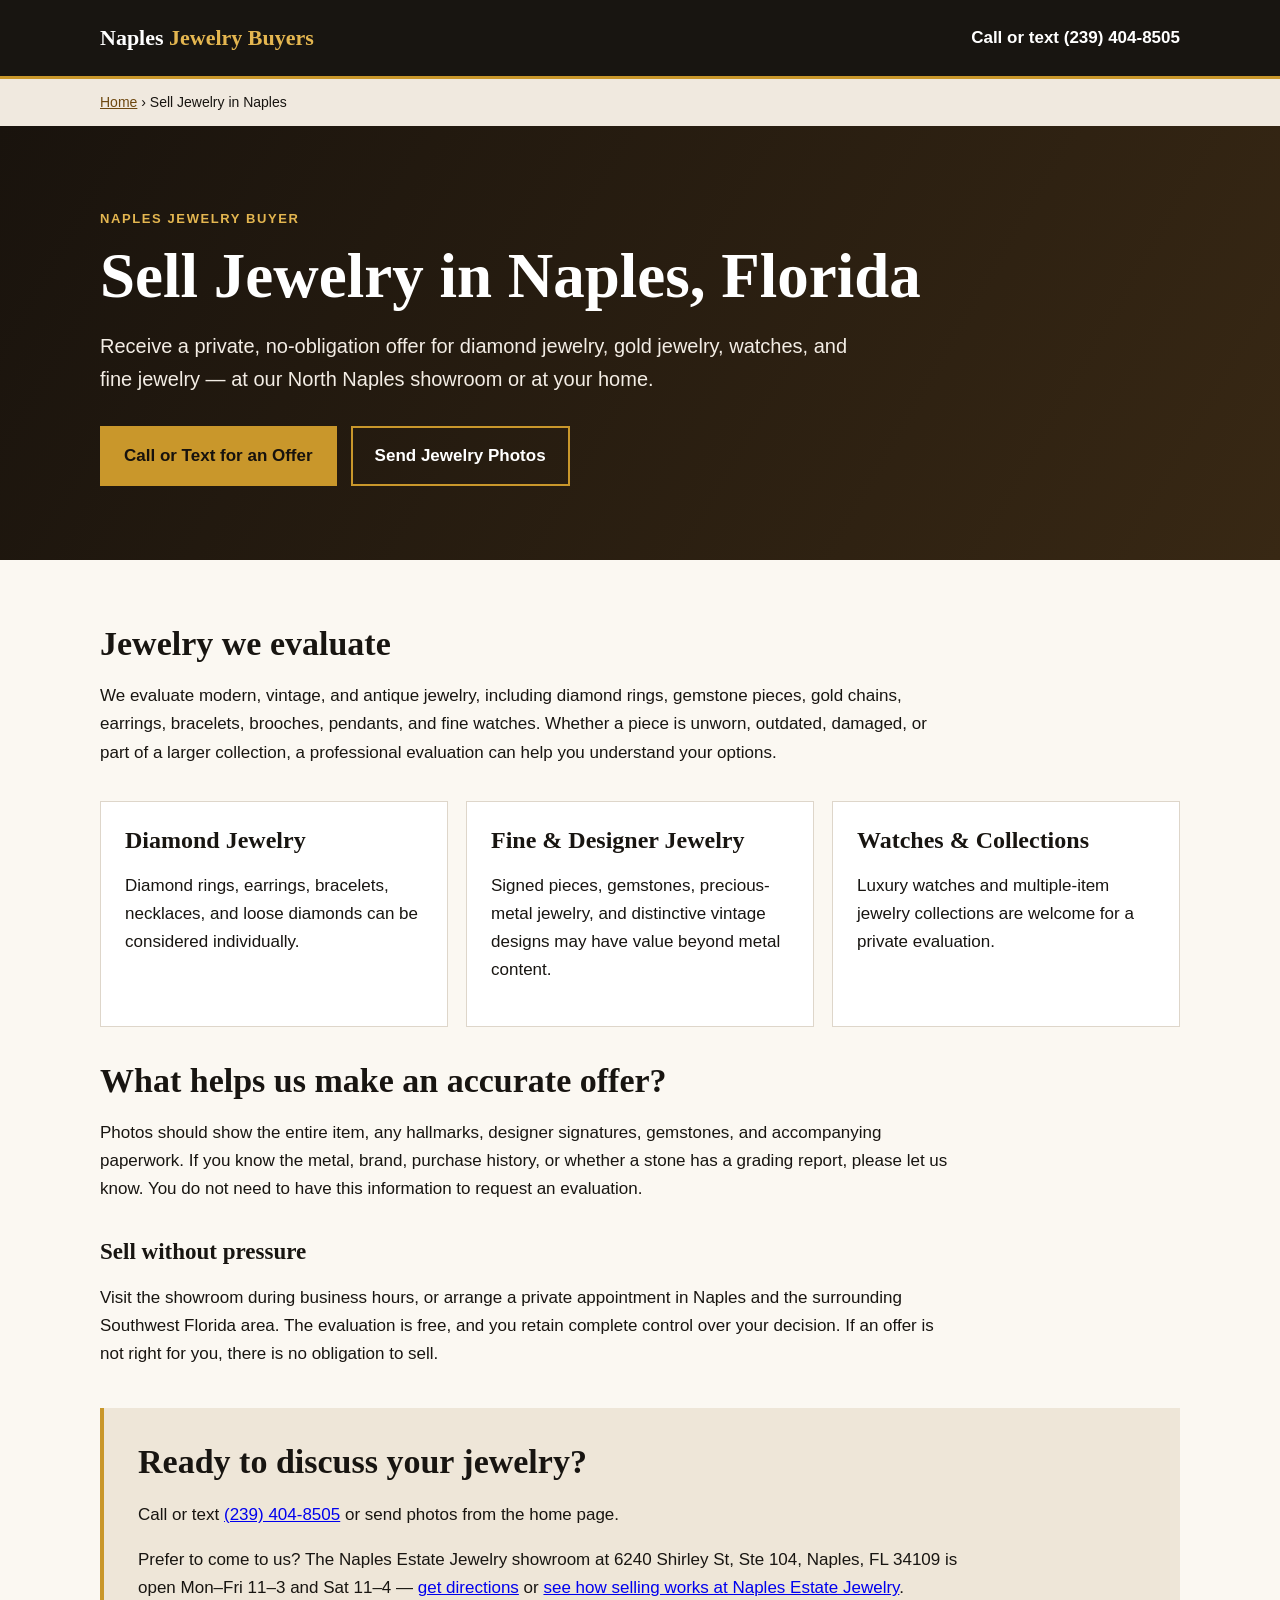
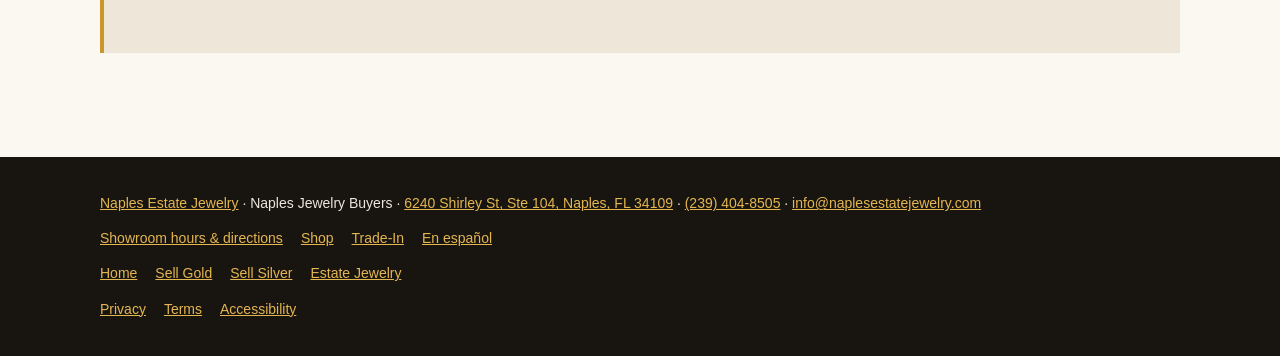
<file: sell-jewelry-naples/index.html>
<!doctype html>
<html lang="en">
  <head>
    <meta charset="utf-8" />
    <meta name="viewport" content="width=device-width,initial-scale=1" />
    <title>Sell Jewelry in Naples, FL | Naples Jewelry Buyers</title>
    <meta
      name="description"
      content="Sell diamond jewelry, gold jewelry, designer pieces, watches, and unwanted jewelry in Naples, FL. Request a free, no-obligation offer: (239) 404-8505."
    />
    <link
      rel="canonical"
      href="https://naplesjewelrybuyers.com/sell-jewelry-naples/"
    />
    <meta property="og:type" content="website" />
    <meta property="og:title" content="Sell Jewelry in Naples, FL | Naples Jewelry Buyers" />
    <meta property="og:description" content="Private, no-obligation offers for diamond, gold, designer, vintage, and unwanted jewelry in Naples, Florida." />
    <meta property="og:url" content="https://naplesjewelrybuyers.com/sell-jewelry-naples/" />
    <meta property="og:image" content="https://naplesjewelrybuyers.com/nej-og.jpg" />
    <link rel="stylesheet" href="/seo.css" />
    <script type="application/ld+json">
      {
        "@context": "https://schema.org",
        "@type": "Service",
        "name": "Jewelry buying in Naples, FL",
        "provider": {
          "@type": "JewelryStore",
          "@id": "https://naplesestatejewelry.com/#business",
          "name": "Naples Estate Jewelry",
          "alternateName": "Naples Jewelry Buyers",
          "telephone": "+12394048505",
          "url": "https://naplesestatejewelry.com",
          "address": { "@type": "PostalAddress", "streetAddress": "6240 Shirley St, Ste 104", "addressLocality": "Naples", "addressRegion": "FL", "postalCode": "34109", "addressCountry": "US" }
        },
        "areaServed": { "@type": "City", "name": "Naples, FL" },
        "serviceType": "Jewelry buying"
      }
    </script>
    <script type="application/ld+json">
      {"@context":"https://schema.org","@type":"BreadcrumbList","itemListElement":[{"@type":"ListItem","position":1,"name":"Home","item":"https://naplesjewelrybuyers.com/"},{"@type":"ListItem","position":2,"name":"Sell Jewelry in Naples","item":"https://naplesjewelrybuyers.com/sell-jewelry-naples/"}]}
    </script>
  </head>
  <body>
    <header class="site-header">
      <div class="wrap bar">
        <a class="brand" href="/">Naples <span>Jewelry Buyers</span></a
        ><a class="phone" href="tel:+12394048505"
          >Call or text (239) 404-8505</a
        >
      </div>
    </header>
    <main>
      <nav class="breadcrumbs" aria-label="Breadcrumb"><div class="wrap"><a href="/">Home</a> &rsaquo; Sell Jewelry in Naples</div></nav>
      <section class="hero">
        <div class="wrap">
          <p class="eyebrow">Naples jewelry buyer</p>
          <h1>Sell Jewelry in Naples, Florida</h1>
          <p class="lede">
            Receive a private, no-obligation offer for diamond jewelry, gold
            jewelry, watches, and fine jewelry — at our North Naples showroom or
            at your home.
          </p>
          <div class="buttons">
            <a class="button primary" href="tel:+12394048505"
              >Call or Text for an Offer</a
            ><a class="button secondary" href="/#get-estimate"
              >Send Jewelry Photos</a
            >
          </div>
        </div>
      </section>
      <section class="content">
        <div class="wrap">
          <h2>Jewelry we evaluate</h2>
          <p>
            We evaluate modern, vintage, and antique jewelry, including diamond
            rings, gemstone pieces, gold chains, earrings, bracelets, brooches,
            pendants, and fine watches. Whether a piece is unworn, outdated,
            damaged, or part of a larger collection, a professional evaluation
            can help you understand your options.
          </p>
          <div class="grid">
            <article class="card">
              <h2>Diamond Jewelry</h2>
              <p>
                Diamond rings, earrings, bracelets, necklaces, and loose
                diamonds can be considered individually.
              </p>
            </article>
            <article class="card">
              <h2>Fine &amp; Designer Jewelry</h2>
              <p>
                Signed pieces, gemstones, precious-metal jewelry, and
                distinctive vintage designs may have value beyond metal content.
              </p>
            </article>
            <article class="card">
              <h2>Watches &amp; Collections</h2>
              <p>
                Luxury watches and multiple-item jewelry collections are welcome
                for a private evaluation.
              </p>
            </article>
          </div>
          <h2>What helps us make an accurate offer?</h2>
          <p>
            Photos should show the entire item, any hallmarks, designer
            signatures, gemstones, and accompanying paperwork. If you know the
            metal, brand, purchase history, or whether a stone has a grading
            report, please let us know. You do not need to have this information
            to request an evaluation.
          </p>
          <h3>Sell without pressure</h3>
          <p>
            Visit the showroom during business hours, or arrange a private
            appointment in Naples and the surrounding Southwest Florida area. The evaluation is free, and you retain
            complete control over your decision. If an offer is not right for
            you, there is no obligation to sell.
          </p>
          <aside class="callout">
            <h2>Ready to discuss your jewelry?</h2>
            <p>
              Call or text <a href="tel:+12394048505">(239) 404-8505</a> or send
              photos from the home page.
            </p>
            <p>
              Prefer to come to us? The Naples Estate Jewelry showroom at
              6240 Shirley St, Ste 104, Naples, FL 34109 is open Mon–Fri 11–3
              and Sat 11–4 —
              <a href="https://maps.google.com/?cid=17050430560749692864" target="_blank" rel="noopener">get directions</a>
              or <a href="https://naplesestatejewelry.com/sell">see how selling works at Naples Estate Jewelry</a>.
            </p>
          </aside>
        </div>
      </section>
    </main>
    <footer class="footer">
      <div class="wrap">
        <a href="https://naplesestatejewelry.com">Naples Estate Jewelry</a> &middot;
        Naples Jewelry Buyers &middot;
        <a href="https://maps.google.com/?cid=17050430560749692864" target="_blank" rel="noopener">6240 Shirley St, Ste 104, Naples, FL 34109</a> &middot;
        <a href="tel:+12394048505">(239) 404-8505</a> &middot;
        <a href="mailto:info@naplesestatejewelry.com">info@naplesestatejewelry.com</a>
        <nav class="footer-nav">
          <a href="https://naplesestatejewelry.com/contact">Showroom hours &amp; directions</a
          ><a href="https://naplesestatejewelry.com/shop">Shop</a
          ><a href="https://naplesestatejewelry.com/trade-in">Trade-In</a
          ><a href="https://naplesestatejewelry.com/es/sell/naples" lang="es">En español</a>
        </nav>
        <nav class="footer-nav">
          <a href="/">Home</a><a href="/sell-gold-naples/">Sell Gold</a
          ><a href="/sell-silver-naples/">Sell Silver</a
          ><a href="/estate-jewelry-buyer-naples/">Estate Jewelry</a>
        </nav>
        <nav class="footer-nav"><a href="/privacy/">Privacy</a><a href="/terms/">Terms</a><a href="/accessibility/">Accessibility</a></nav>
      </div>
    </footer>
  </body>
</html>
</file>
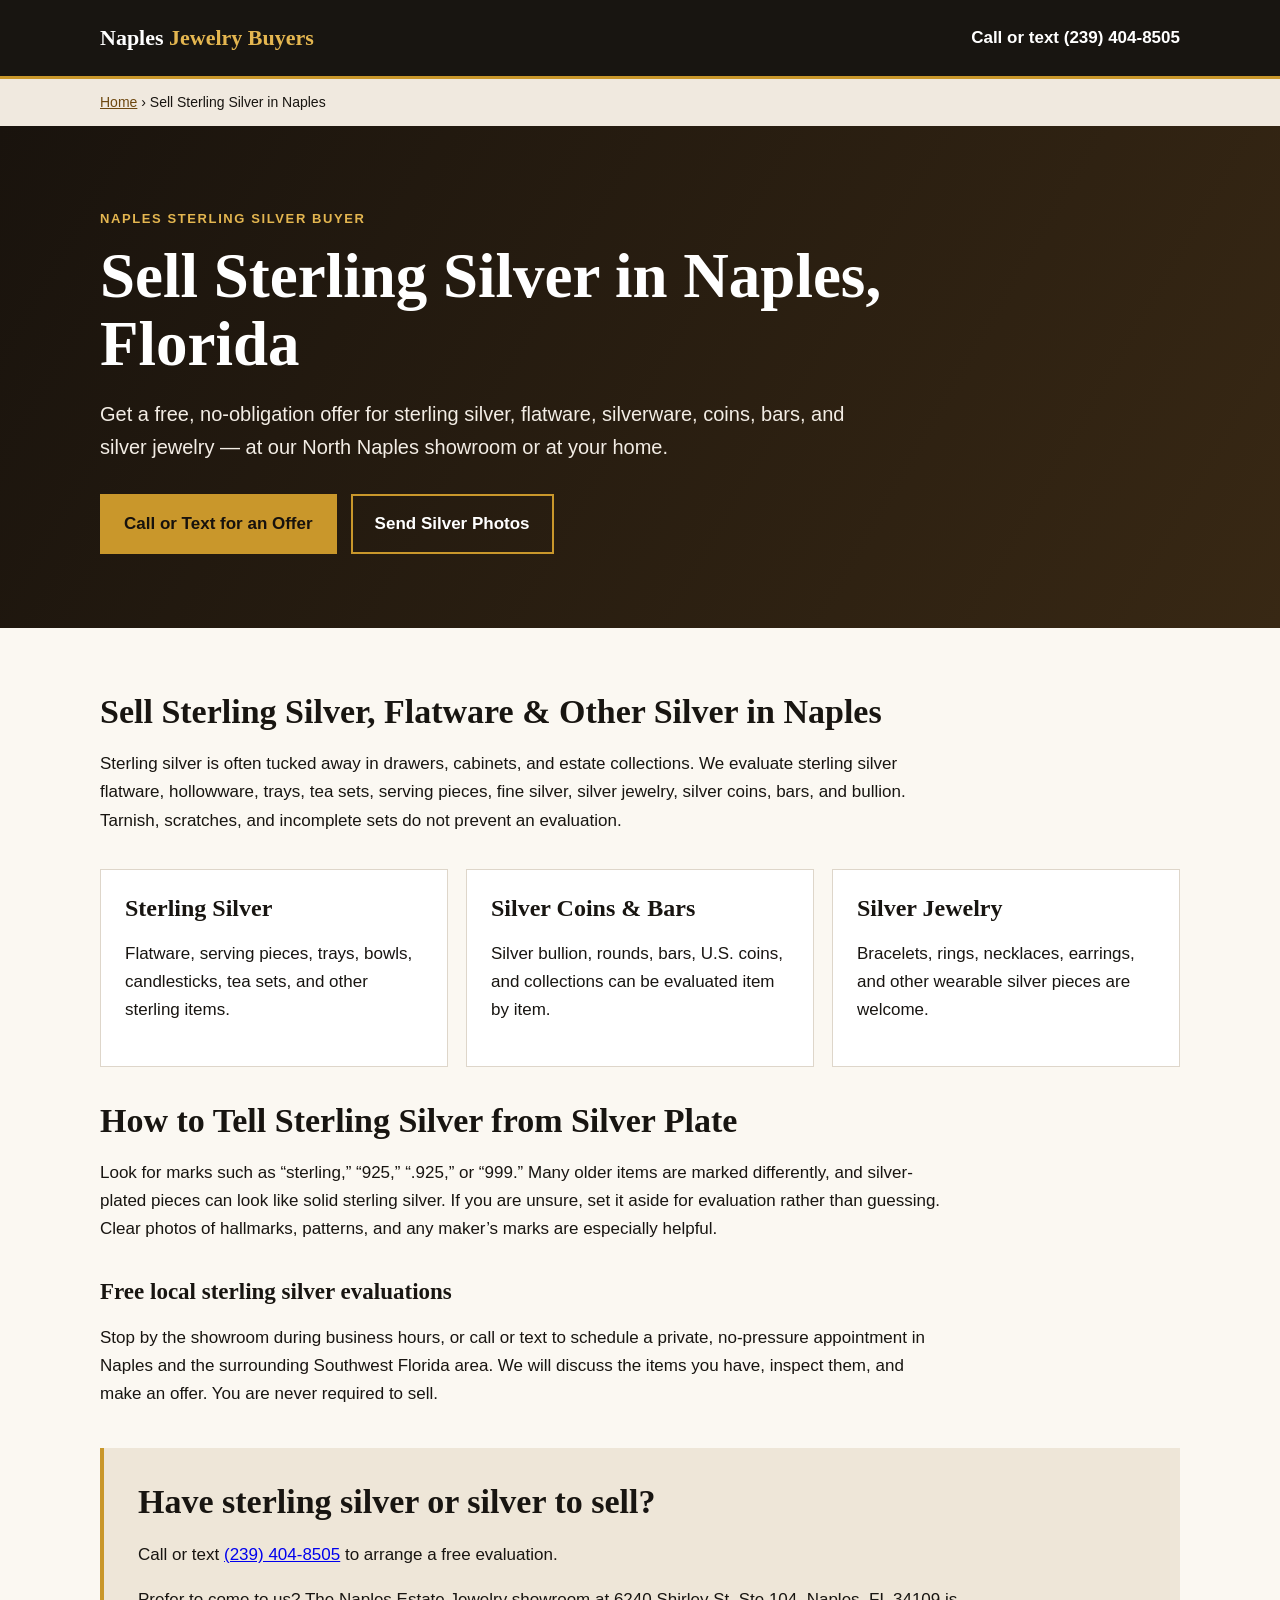
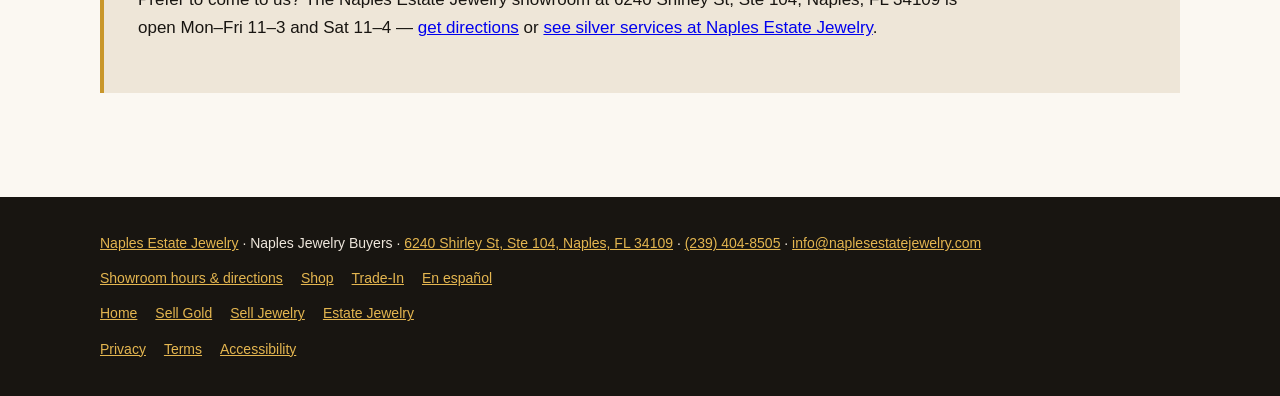
<file: sell-silver-naples/index.html>
<!doctype html>
<html lang="en">
  <head>
    <meta charset="utf-8" />
    <meta name="viewport" content="width=device-width,initial-scale=1" />
    <title>
      Sell Sterling Silver in Naples, FL | Silver Buyer | Naples Jewelry Buyers
    </title>
    <meta
      name="description"
      content="Sell sterling silver, flatware, silverware, coins, bars, and jewelry in Naples, FL. Get a free, no-obligation offer at your location. Call or text (239) 404-8505."
    />
    <link
      rel="canonical"
      href="https://naplesjewelrybuyers.com/sell-silver-naples/"
    />
    <meta property="og:type" content="website" />
    <meta property="og:title" content="Sell Sterling Silver in Naples, FL | Naples Jewelry Buyers" />
    <meta property="og:description" content="Free, no-obligation offers for sterling silver, flatware, silverware, coins, bars, and jewelry in Naples, Florida." />
    <meta property="og:url" content="https://naplesjewelrybuyers.com/sell-silver-naples/" />
    <meta property="og:image" content="https://naplesjewelrybuyers.com/nej-og.jpg" />
    <link rel="stylesheet" href="/seo.css" />
    <script type="application/ld+json">
      {
        "@context": "https://schema.org",
        "@type": "Service",
        "name": "Sterling silver buying in Naples, FL",
        "provider": {
          "@type": "JewelryStore",
          "@id": "https://naplesestatejewelry.com/#business",
          "name": "Naples Estate Jewelry",
          "alternateName": "Naples Jewelry Buyers",
          "telephone": "+12394048505",
          "url": "https://naplesestatejewelry.com",
          "address": { "@type": "PostalAddress", "streetAddress": "6240 Shirley St, Ste 104", "addressLocality": "Naples", "addressRegion": "FL", "postalCode": "34109", "addressCountry": "US" }
        },
        "areaServed": { "@type": "City", "name": "Naples, FL" },
        "serviceType": "Sterling silver and silver buying"
      }
    </script>
    <script type="application/ld+json">
      {"@context":"https://schema.org","@type":"BreadcrumbList","itemListElement":[{"@type":"ListItem","position":1,"name":"Home","item":"https://naplesjewelrybuyers.com/"},{"@type":"ListItem","position":2,"name":"Sell Sterling Silver in Naples","item":"https://naplesjewelrybuyers.com/sell-silver-naples/"}]}
    </script>
  </head>
  <body>
    <header class="site-header">
      <div class="wrap bar">
        <a class="brand" href="/">Naples <span>Jewelry Buyers</span></a
        ><a class="phone" href="tel:+12394048505"
          >Call or text (239) 404-8505</a
        >
      </div>
    </header>
    <main>
      <nav class="breadcrumbs" aria-label="Breadcrumb"><div class="wrap"><a href="/">Home</a> &rsaquo; Sell Sterling Silver in Naples</div></nav>
      <section class="hero">
        <div class="wrap">
          <p class="eyebrow">Naples sterling silver buyer</p>
          <h1>Sell Sterling Silver in Naples, Florida</h1>
          <p class="lede">
            Get a free, no-obligation offer for sterling silver, flatware,
            silverware, coins, bars, and silver jewelry — at our North Naples
            showroom or at your home.
          </p>
          <div class="buttons">
            <a class="button primary" href="tel:+12394048505"
              >Call or Text for an Offer</a
            ><a class="button secondary" href="/#get-estimate"
              >Send Silver Photos</a
            >
          </div>
        </div>
      </section>
      <section class="content">
        <div class="wrap">
          <h2>Sell Sterling Silver, Flatware &amp; Other Silver in Naples</h2>
          <p>
            Sterling silver is often tucked away in drawers, cabinets, and
            estate collections. We evaluate sterling silver flatware,
            hollowware, trays, tea sets, serving pieces, fine silver, silver
            jewelry, silver coins, bars, and bullion. Tarnish, scratches, and
            incomplete sets do not prevent an evaluation.
          </p>
          <div class="grid">
            <article class="card">
              <h2>Sterling Silver</h2>
              <p>
                Flatware, serving pieces, trays, bowls, candlesticks, tea sets,
                and other sterling items.
              </p>
            </article>
            <article class="card">
              <h2>Silver Coins &amp; Bars</h2>
              <p>
                Silver bullion, rounds, bars, U.S. coins, and collections can be
                evaluated item by item.
              </p>
            </article>
            <article class="card">
              <h2>Silver Jewelry</h2>
              <p>
                Bracelets, rings, necklaces, earrings, and other wearable silver
                pieces are welcome.
              </p>
            </article>
          </div>
          <h2>How to Tell Sterling Silver from Silver Plate</h2>
          <p>
            Look for marks such as “sterling,” “925,” “.925,” or “999.” Many
            older items are marked differently, and silver-plated pieces can
            look like solid sterling silver. If you are unsure, set it aside for
            evaluation rather than guessing. Clear photos of hallmarks,
            patterns, and any maker’s marks are especially helpful.
          </p>
          <h3>Free local sterling silver evaluations</h3>
          <p>
            Stop by the showroom during business hours, or call or text to
            schedule a private, no-pressure appointment in Naples and the
            surrounding Southwest Florida area. We will discuss
            the items you have, inspect them, and make an offer. You are never
            required to sell.
          </p>
          <aside class="callout">
            <h2>Have sterling silver or silver to sell?</h2>
            <p>
              Call or text <a href="tel:+12394048505">(239) 404-8505</a> to
              arrange a free evaluation.
            </p>
            <p>
              Prefer to come to us? The Naples Estate Jewelry showroom at
              6240 Shirley St, Ste 104, Naples, FL 34109 is open Mon–Fri 11–3
              and Sat 11–4 —
              <a href="https://maps.google.com/?cid=17050430560749692864" target="_blank" rel="noopener">get directions</a>
              or <a href="https://naplesestatejewelry.com/silver-services">see silver services at Naples Estate Jewelry</a>.
            </p>
          </aside>
        </div>
      </section>
    </main>
    <footer class="footer">
      <div class="wrap">
        <a href="https://naplesestatejewelry.com">Naples Estate Jewelry</a> &middot;
        Naples Jewelry Buyers &middot;
        <a href="https://maps.google.com/?cid=17050430560749692864" target="_blank" rel="noopener">6240 Shirley St, Ste 104, Naples, FL 34109</a> &middot;
        <a href="tel:+12394048505">(239) 404-8505</a> &middot;
        <a href="mailto:info@naplesestatejewelry.com">info@naplesestatejewelry.com</a>
        <nav class="footer-nav">
          <a href="https://naplesestatejewelry.com/contact">Showroom hours &amp; directions</a
          ><a href="https://naplesestatejewelry.com/shop">Shop</a
          ><a href="https://naplesestatejewelry.com/trade-in">Trade-In</a
          ><a href="https://naplesestatejewelry.com/es/sell/naples" lang="es">En español</a>
        </nav>
        <nav class="footer-nav">
          <a href="/">Home</a><a href="/sell-gold-naples/">Sell Gold</a
          ><a href="/sell-jewelry-naples/">Sell Jewelry</a
          ><a href="/estate-jewelry-buyer-naples/">Estate Jewelry</a>
        </nav>
        <nav class="footer-nav"><a href="/privacy/">Privacy</a><a href="/terms/">Terms</a><a href="/accessibility/">Accessibility</a></nav>
      </div>
    </footer>
  </body>
</html>
</file>
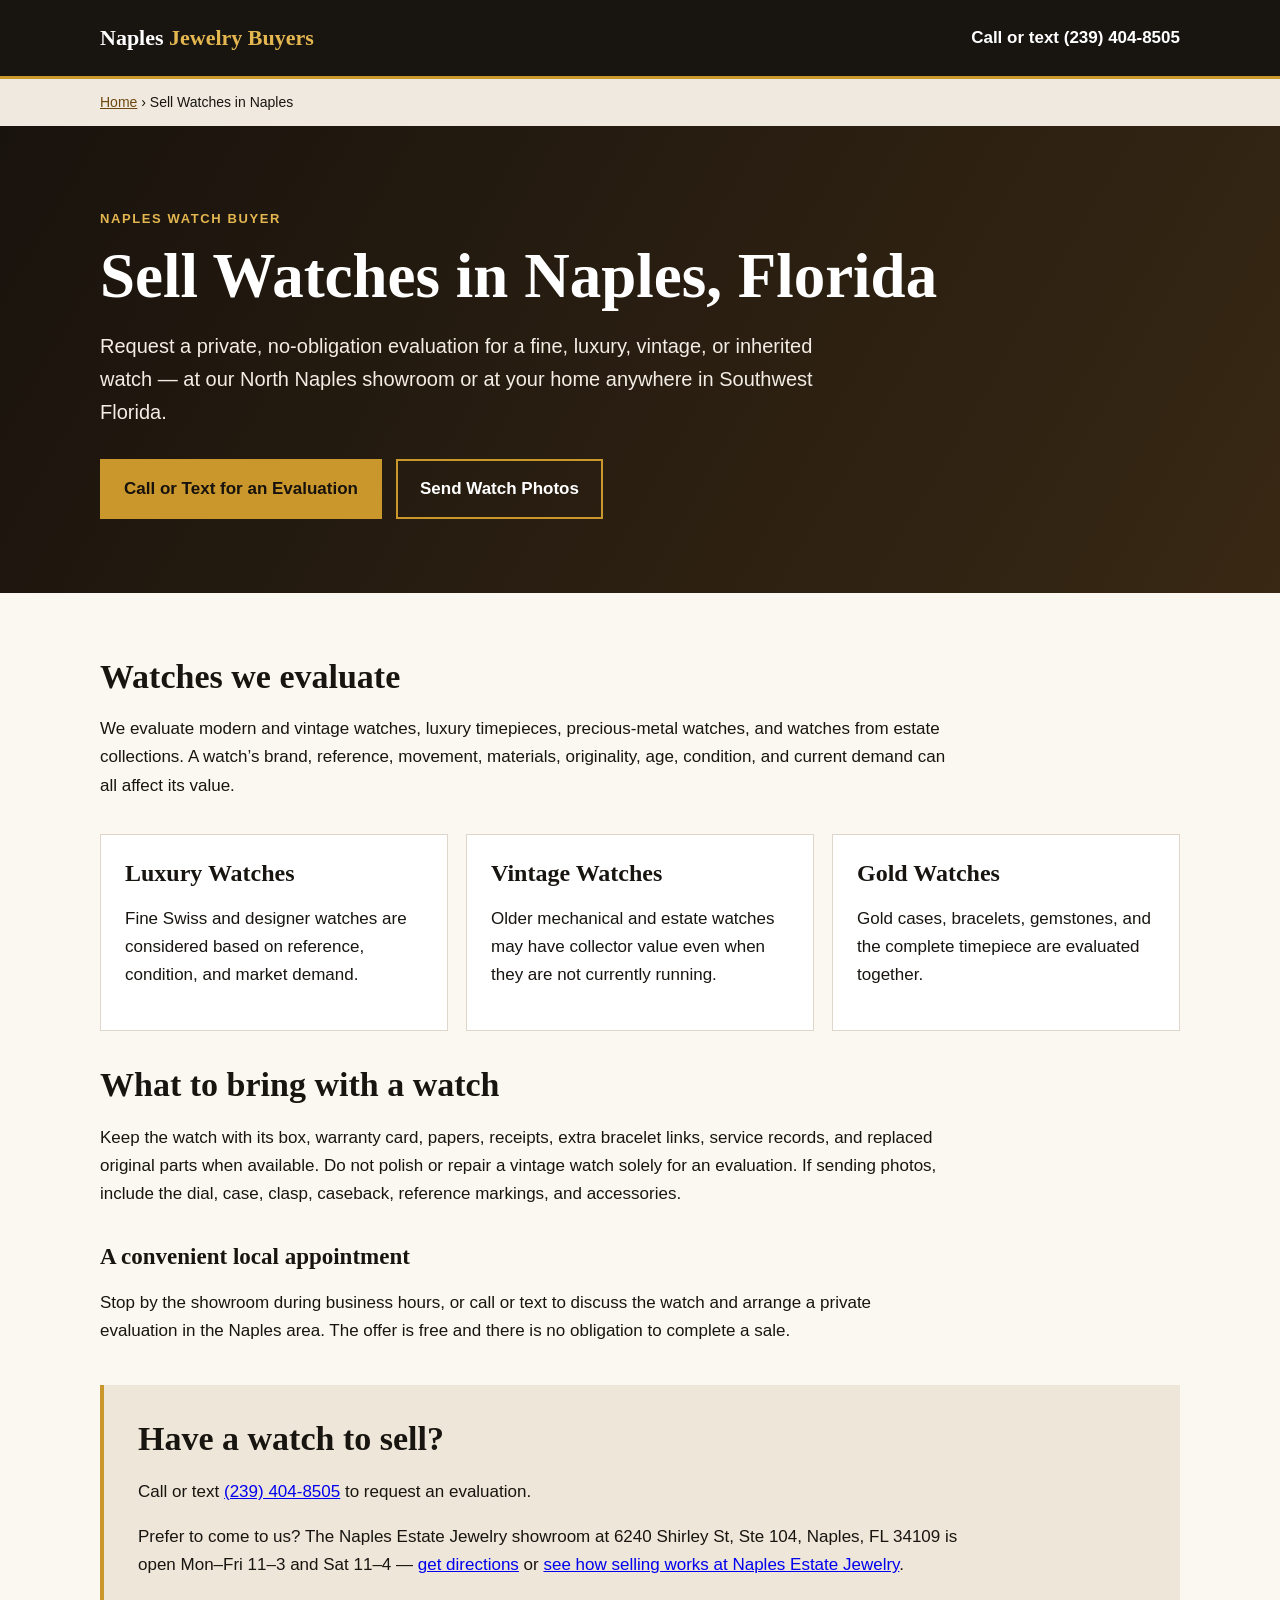
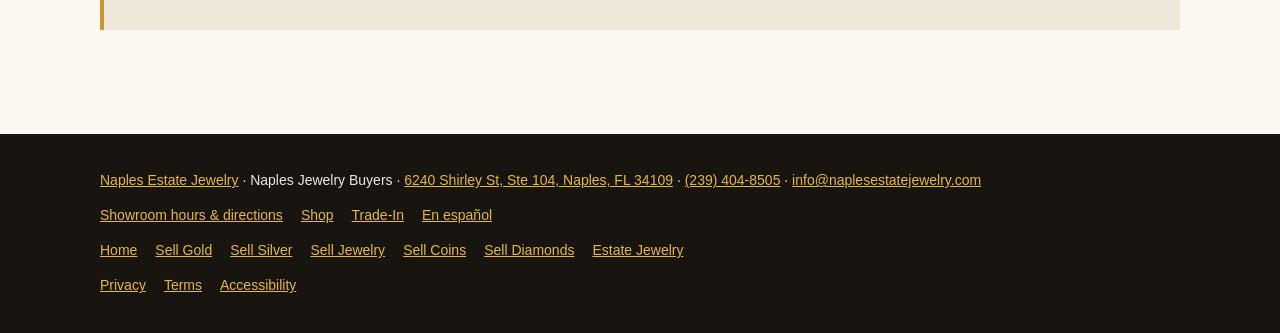
<file: sell-watches-naples/index.html>
<!doctype html>
<html lang="en">
<head>
  <meta charset="utf-8"><meta name="viewport" content="width=device-width,initial-scale=1">
  <title>Sell Watches in Naples, FL | Watch Buyer | Naples Jewelry Buyers</title>
  <meta name="description" content="Sell fine, luxury, vintage, and estate watches in Naples, FL. Request a free, private, no-obligation evaluation at (239) 404-8505.">
  <link rel="canonical" href="https://naplesjewelrybuyers.com/sell-watches-naples/">
  <meta property="og:type" content="website"><meta property="og:title" content="Sell Watches in Naples, FL | Naples Jewelry Buyers"><meta property="og:description" content="Private evaluations for fine, luxury, vintage, and estate watches in Naples, Florida."><meta property="og:url" content="https://naplesjewelrybuyers.com/sell-watches-naples/"><meta property="og:image" content="https://naplesjewelrybuyers.com/nej-og.jpg">
  <link rel="stylesheet" href="/seo.css">
  <script type="application/ld+json">{"@context":"https://schema.org","@type":"Service","name":"Watch buying in Naples, FL","provider":{"@type":"JewelryStore","@id":"https://naplesestatejewelry.com/#business","name":"Naples Estate Jewelry","alternateName":"Naples Jewelry Buyers","telephone":"+12394048505","url":"https://naplesestatejewelry.com","address":{"@type":"PostalAddress","streetAddress":"6240 Shirley St, Ste 104","addressLocality":"Naples","addressRegion":"FL","postalCode":"34109","addressCountry":"US"}},"areaServed":{"@type":"City","name":"Naples, FL"},"serviceType":"Fine and luxury watch buying"}</script>
  <script type="application/ld+json">{"@context":"https://schema.org","@type":"BreadcrumbList","itemListElement":[{"@type":"ListItem","position":1,"name":"Home","item":"https://naplesjewelrybuyers.com/"},{"@type":"ListItem","position":2,"name":"Sell Watches in Naples","item":"https://naplesjewelrybuyers.com/sell-watches-naples/"}]}</script>
</head>
<body><header class="site-header"><div class="wrap bar"><a class="brand" href="/">Naples <span>Jewelry Buyers</span></a><a class="phone" href="tel:+12394048505">Call or text (239) 404-8505</a></div></header>
<main><nav class="breadcrumbs" aria-label="Breadcrumb"><div class="wrap"><a href="/">Home</a> &rsaquo; Sell Watches in Naples</div></nav>
<section class="hero"><div class="wrap"><p class="eyebrow">Naples watch buyer</p><h1>Sell Watches in Naples, Florida</h1><p class="lede">Request a private, no-obligation evaluation for a fine, luxury, vintage, or inherited watch — at our North Naples showroom or at your home anywhere in Southwest Florida.</p><div class="buttons"><a class="button primary" href="tel:+12394048505">Call or Text for an Evaluation</a><a class="button secondary" href="/#get-estimate">Send Watch Photos</a></div></div></section>
<section class="content"><div class="wrap"><h2>Watches we evaluate</h2><p>We evaluate modern and vintage watches, luxury timepieces, precious-metal watches, and watches from estate collections. A watch’s brand, reference, movement, materials, originality, age, condition, and current demand can all affect its value.</p><div class="grid"><article class="card"><h2>Luxury Watches</h2><p>Fine Swiss and designer watches are considered based on reference, condition, and market demand.</p></article><article class="card"><h2>Vintage Watches</h2><p>Older mechanical and estate watches may have collector value even when they are not currently running.</p></article><article class="card"><h2>Gold Watches</h2><p>Gold cases, bracelets, gemstones, and the complete timepiece are evaluated together.</p></article></div><h2>What to bring with a watch</h2><p>Keep the watch with its box, warranty card, papers, receipts, extra bracelet links, service records, and replaced original parts when available. Do not polish or repair a vintage watch solely for an evaluation. If sending photos, include the dial, case, clasp, caseback, reference markings, and accessories.</p><h3>A convenient local appointment</h3><p>Stop by the showroom during business hours, or call or text to discuss the watch and arrange a private evaluation in the Naples area. The offer is free and there is no obligation to complete a sale.</p><aside class="callout"><h2>Have a watch to sell?</h2><p>Call or text <a href="tel:+12394048505">(239) 404-8505</a> to request an evaluation.</p><p>Prefer to come to us? The Naples Estate Jewelry showroom at 6240 Shirley St, Ste 104, Naples, FL 34109 is open Mon–Fri 11–3 and Sat 11–4 — <a href="https://maps.google.com/?cid=17050430560749692864" target="_blank" rel="noopener">get directions</a> or <a href="https://naplesestatejewelry.com/sell">see how selling works at Naples Estate Jewelry</a>.</p></aside></div></section></main>
<footer class="footer"><div class="wrap"><a href="https://naplesestatejewelry.com">Naples Estate Jewelry</a> &middot; Naples Jewelry Buyers &middot; <a href="https://maps.google.com/?cid=17050430560749692864" target="_blank" rel="noopener">6240 Shirley St, Ste 104, Naples, FL 34109</a> &middot; <a href="tel:+12394048505">(239) 404-8505</a> &middot; <a href="mailto:info@naplesestatejewelry.com">info@naplesestatejewelry.com</a><nav class="footer-nav"><a href="https://naplesestatejewelry.com/contact">Showroom hours &amp; directions</a><a href="https://naplesestatejewelry.com/shop">Shop</a><a href="https://naplesestatejewelry.com/trade-in">Trade-In</a><a href="https://naplesestatejewelry.com/es/sell/naples" lang="es">En español</a></nav><nav class="footer-nav"><a href="/">Home</a><a href="/sell-gold-naples/">Sell Gold</a><a href="/sell-silver-naples/">Sell Silver</a><a href="/sell-jewelry-naples/">Sell Jewelry</a><a href="/sell-coins-naples/">Sell Coins</a><a href="/sell-diamonds-naples/">Sell Diamonds</a><a href="/estate-jewelry-buyer-naples/">Estate Jewelry</a></nav><nav class="footer-nav"><a href="/privacy/">Privacy</a><a href="/terms/">Terms</a><a href="/accessibility/">Accessibility</a></nav></div></footer></body></html>
</file>
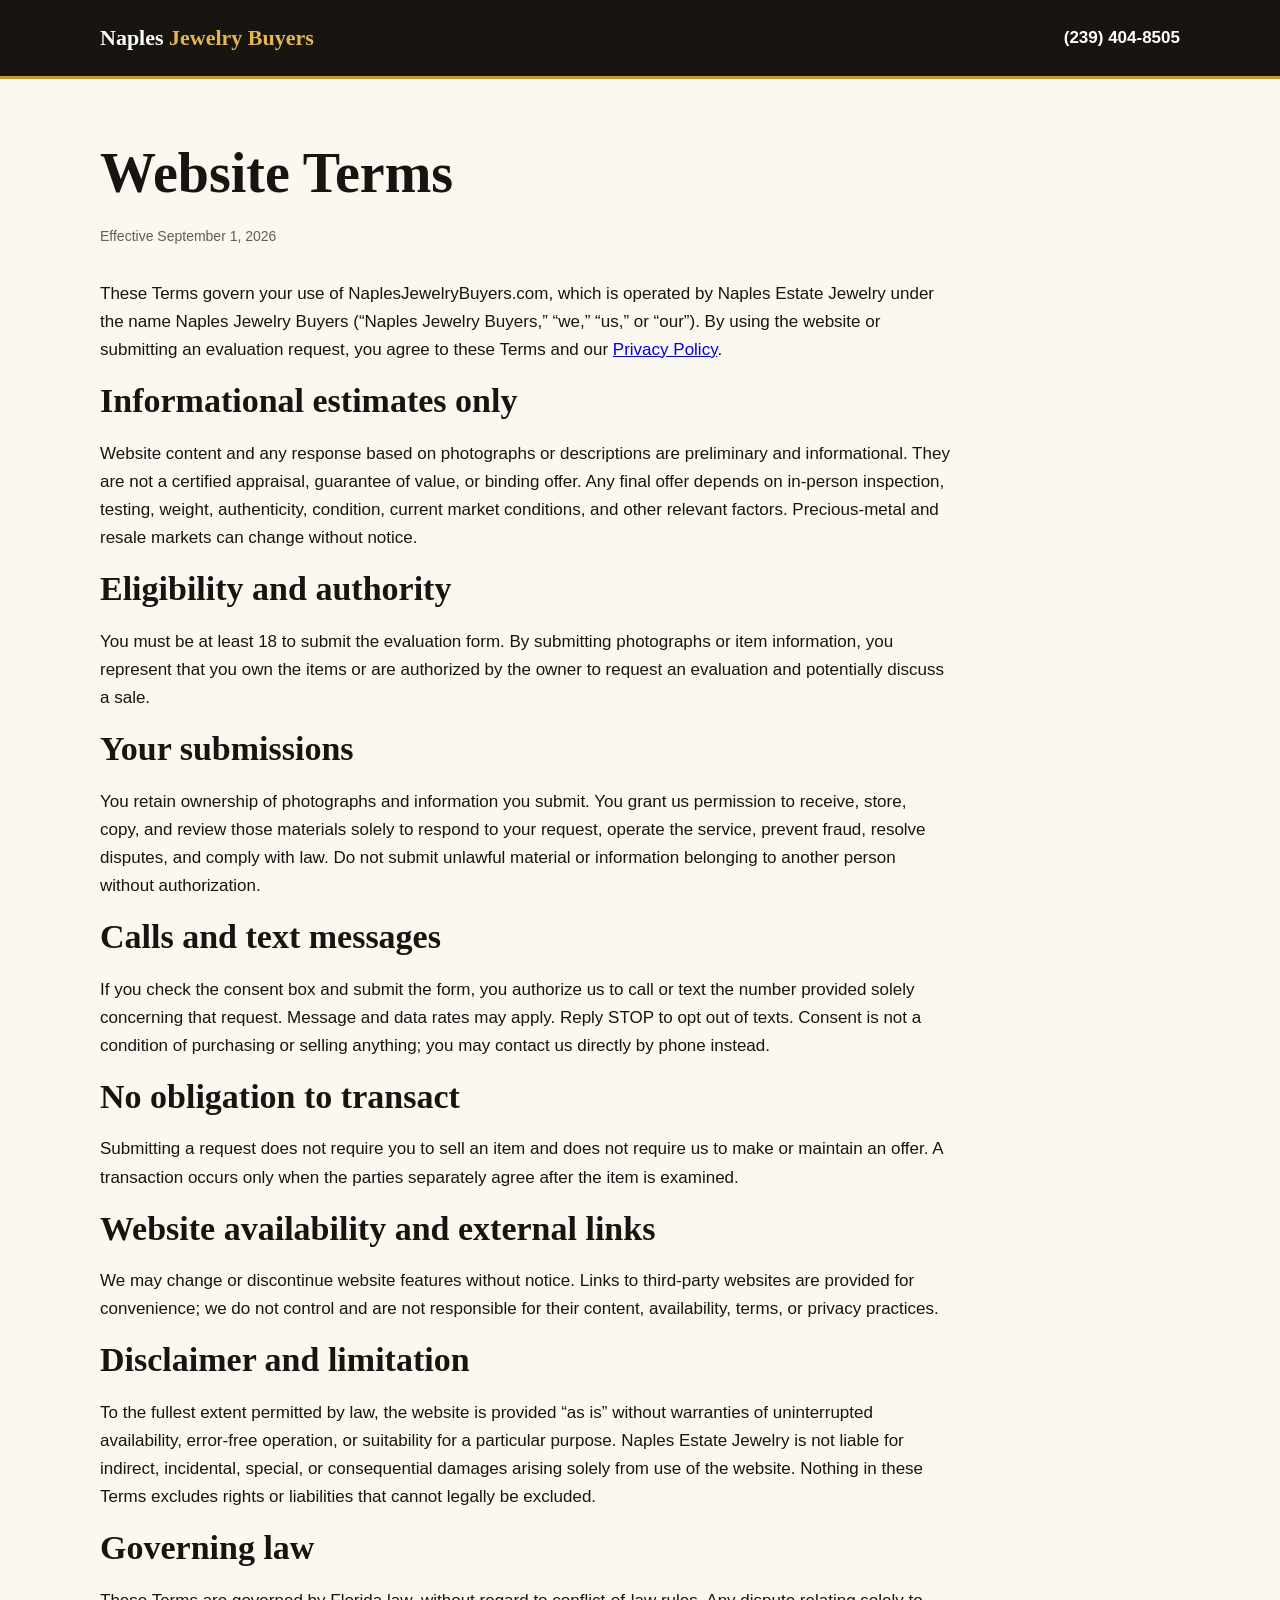
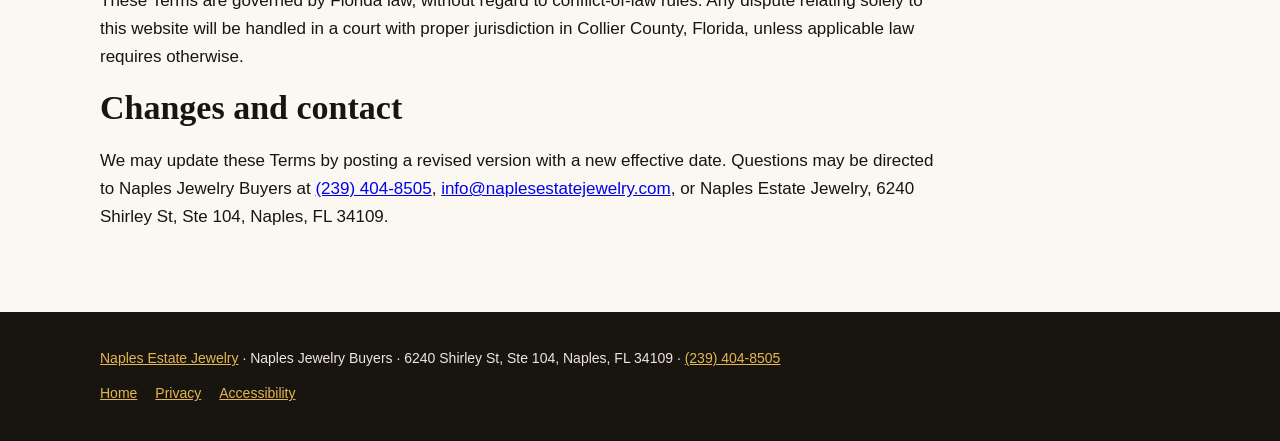
<file: terms/index.html>
<!DOCTYPE html>
<html lang="en"><head><meta charset="utf-8"><meta name="viewport" content="width=device-width,initial-scale=1"><meta name="robots" content="noindex,follow"><title>Website Terms | Naples Jewelry Buyers</title><meta name="description" content="Website terms for Naples Jewelry Buyers and its online photo evaluation request service."><link rel="canonical" href="https://naplesjewelrybuyers.com/terms/"><link rel="stylesheet" href="/seo.css"></head>
<body><header class="site-header"><div class="wrap bar"><a class="brand" href="/">Naples <span>Jewelry Buyers</span></a><a class="phone" href="tel:+12394048505">(239) 404-8505</a></div></header><main class="content legal-page"><div class="wrap"><h1>Website Terms</h1><p class="legal-meta">Effective September 1, 2026</p><p>These Terms govern your use of NaplesJewelryBuyers.com, which is operated by Naples Estate Jewelry under the name Naples Jewelry Buyers (“Naples Jewelry Buyers,” “we,” “us,” or “our”). By using the website or submitting an evaluation request, you agree to these Terms and our <a href="/privacy/">Privacy Policy</a>.</p>
<h2>Informational estimates only</h2><p>Website content and any response based on photographs or descriptions are preliminary and informational. They are not a certified appraisal, guarantee of value, or binding offer. Any final offer depends on in-person inspection, testing, weight, authenticity, condition, current market conditions, and other relevant factors. Precious-metal and resale markets can change without notice.</p>
<h2>Eligibility and authority</h2><p>You must be at least 18 to submit the evaluation form. By submitting photographs or item information, you represent that you own the items or are authorized by the owner to request an evaluation and potentially discuss a sale.</p>
<h2>Your submissions</h2><p>You retain ownership of photographs and information you submit. You grant us permission to receive, store, copy, and review those materials solely to respond to your request, operate the service, prevent fraud, resolve disputes, and comply with law. Do not submit unlawful material or information belonging to another person without authorization.</p>
<h2>Calls and text messages</h2><p>If you check the consent box and submit the form, you authorize us to call or text the number provided solely concerning that request. Message and data rates may apply. Reply STOP to opt out of texts. Consent is not a condition of purchasing or selling anything; you may contact us directly by phone instead.</p>
<h2>No obligation to transact</h2><p>Submitting a request does not require you to sell an item and does not require us to make or maintain an offer. A transaction occurs only when the parties separately agree after the item is examined.</p>
<h2>Website availability and external links</h2><p>We may change or discontinue website features without notice. Links to third-party websites are provided for convenience; we do not control and are not responsible for their content, availability, terms, or privacy practices.</p>
<h2>Disclaimer and limitation</h2><p>To the fullest extent permitted by law, the website is provided “as is” without warranties of uninterrupted availability, error-free operation, or suitability for a particular purpose. Naples Estate Jewelry is not liable for indirect, incidental, special, or consequential damages arising solely from use of the website. Nothing in these Terms excludes rights or liabilities that cannot legally be excluded.</p>
<h2>Governing law</h2><p>These Terms are governed by Florida law, without regard to conflict-of-law rules. Any dispute relating solely to this website will be handled in a court with proper jurisdiction in Collier County, Florida, unless applicable law requires otherwise.</p>
<h2>Changes and contact</h2><p>We may update these Terms by posting a revised version with a new effective date. Questions may be directed to Naples Jewelry Buyers at <a href="tel:+12394048505">(239) 404-8505</a>, <a href="mailto:info@naplesestatejewelry.com">info@naplesestatejewelry.com</a>, or Naples Estate Jewelry, 6240 Shirley St, Ste 104, Naples, FL 34109.</p></div></main><footer class="footer"><div class="wrap"><a href="https://naplesestatejewelry.com">Naples Estate Jewelry</a> &middot; Naples Jewelry Buyers &middot; 6240 Shirley St, Ste 104, Naples, FL 34109 &middot; <a href="tel:+12394048505">(239) 404-8505</a><nav class="footer-nav"><a href="/">Home</a><a href="/privacy/">Privacy</a><a href="/accessibility/">Accessibility</a></nav></div></footer></body></html>
</file>
<file: seo.css>
:root {
  --gold: #c9972b;
  --ink: #181511;
  --cream: #fbf8f2;
  --muted: #625d55;
  --line: #ded6ca;
}
* {
  box-sizing: border-box;
}
html {
  scroll-behavior: smooth;
}
body {
  margin: 0;
  background: var(--cream);
  color: var(--ink);
  font:
    17px/1.65 Arial,
    sans-serif;
}
.wrap {
  width: min(1080px, calc(100% - 40px));
  margin: auto;
}
.site-header {
  background: #181511;
  color: #fff;
  border-bottom: 3px solid var(--gold);
}
.bar {
  min-height: 76px;
  display: flex;
  align-items: center;
  justify-content: space-between;
  gap: 24px;
}
.brand {
  font-family: Georgia, serif;
  font-size: 22px;
  font-weight: bold;
  color: #fff;
  text-decoration: none;
}
.brand span,
.gold {
  color: #e4b650;
}
.phone {
  color: #fff;
  font-weight: bold;
  text-decoration: none;
  white-space: nowrap;
}
.breadcrumbs {
  padding: 12px 0;
  background: #f0e9df;
  font-size: 14px;
}
.breadcrumbs a {
  color: #6e4810;
}
.legal-page h1 {
  font: 700 clamp(36px, 6vw, 56px) / 1.1 Georgia, serif;
  margin: 0 0 20px;
}
.legal-page ul {
  max-width: 850px;
  padding-left: 24px;
}
.legal-page li {
  margin-bottom: 8px;
}
.legal-meta {
  color: var(--muted);
  font-size: 14px;
  margin-bottom: 32px;
}
.hero {
  padding: 82px 0 74px;
  background: linear-gradient(120deg, #19130d, #382814);
  color: #fff;
}
.eyebrow {
  margin: 0 0 12px;
  color: #e4b650;
  font-weight: bold;
  letter-spacing: 1.6px;
  text-transform: uppercase;
  font-size: 13px;
}
.hero h1 {
  font:
    700 clamp(38px, 6vw, 63px) / 1.08 Georgia,
    serif;
  max-width: 850px;
  margin: 0 0 20px;
}
.lede {
  font-size: 20px;
  max-width: 760px;
  color: #f3ede5;
}
.buttons {
  display: flex;
  gap: 14px;
  flex-wrap: wrap;
  margin-top: 30px;
}
.button {
  display: inline-block;
  padding: 14px 22px;
  border: 2px solid var(--gold);
  font-weight: bold;
  text-decoration: none;
}
.button.primary {
  background: var(--gold);
  color: #17120d;
}
.button.secondary {
  color: #fff;
}
.content {
  padding: 64px 0;
}
.content h2 {
  font:
    700 34px/1.2 Georgia,
    serif;
  margin: 0 0 18px;
}
.content h3 {
  font:
    700 23px/1.25 Georgia,
    serif;
  margin: 35px 0 9px;
}
.content p,
.content li {
  max-width: 850px;
}
.grid {
  display: grid;
  grid-template-columns: repeat(3, 1fr);
  gap: 18px;
  margin: 34px 0;
}
.card {
  background: #fff;
  border: 1px solid var(--line);
  padding: 24px;
}
.card h2 {
  font-size: 24px;
}
.card a {
  color: #6e4810;
  font-weight: bold;
}
.callout {
  padding: 34px;
  background: #eee6d8;
  border-left: 4px solid var(--gold);
  margin: 40px 0;
}
.footer {
  background: #181511;
  color: #eee6dc;
  padding: 35px 0;
  font-size: 14px;
}
.footer a {
  color: #e4b650;
}
.footer-nav {
  display: flex;
  flex-wrap: wrap;
  gap: 8px 18px;
  margin-top: 12px;
}
@media (max-width: 700px) {
  .bar {
    min-height: 66px;
  }
  .brand {
    font-size: 18px;
  }
  .hero {
    padding: 58px 0;
  }
  .grid {
    grid-template-columns: 1fr;
  }
  .content {
    padding: 45px 0;
  }
  .lede {
    font-size: 18px;
  }
}
</file>
